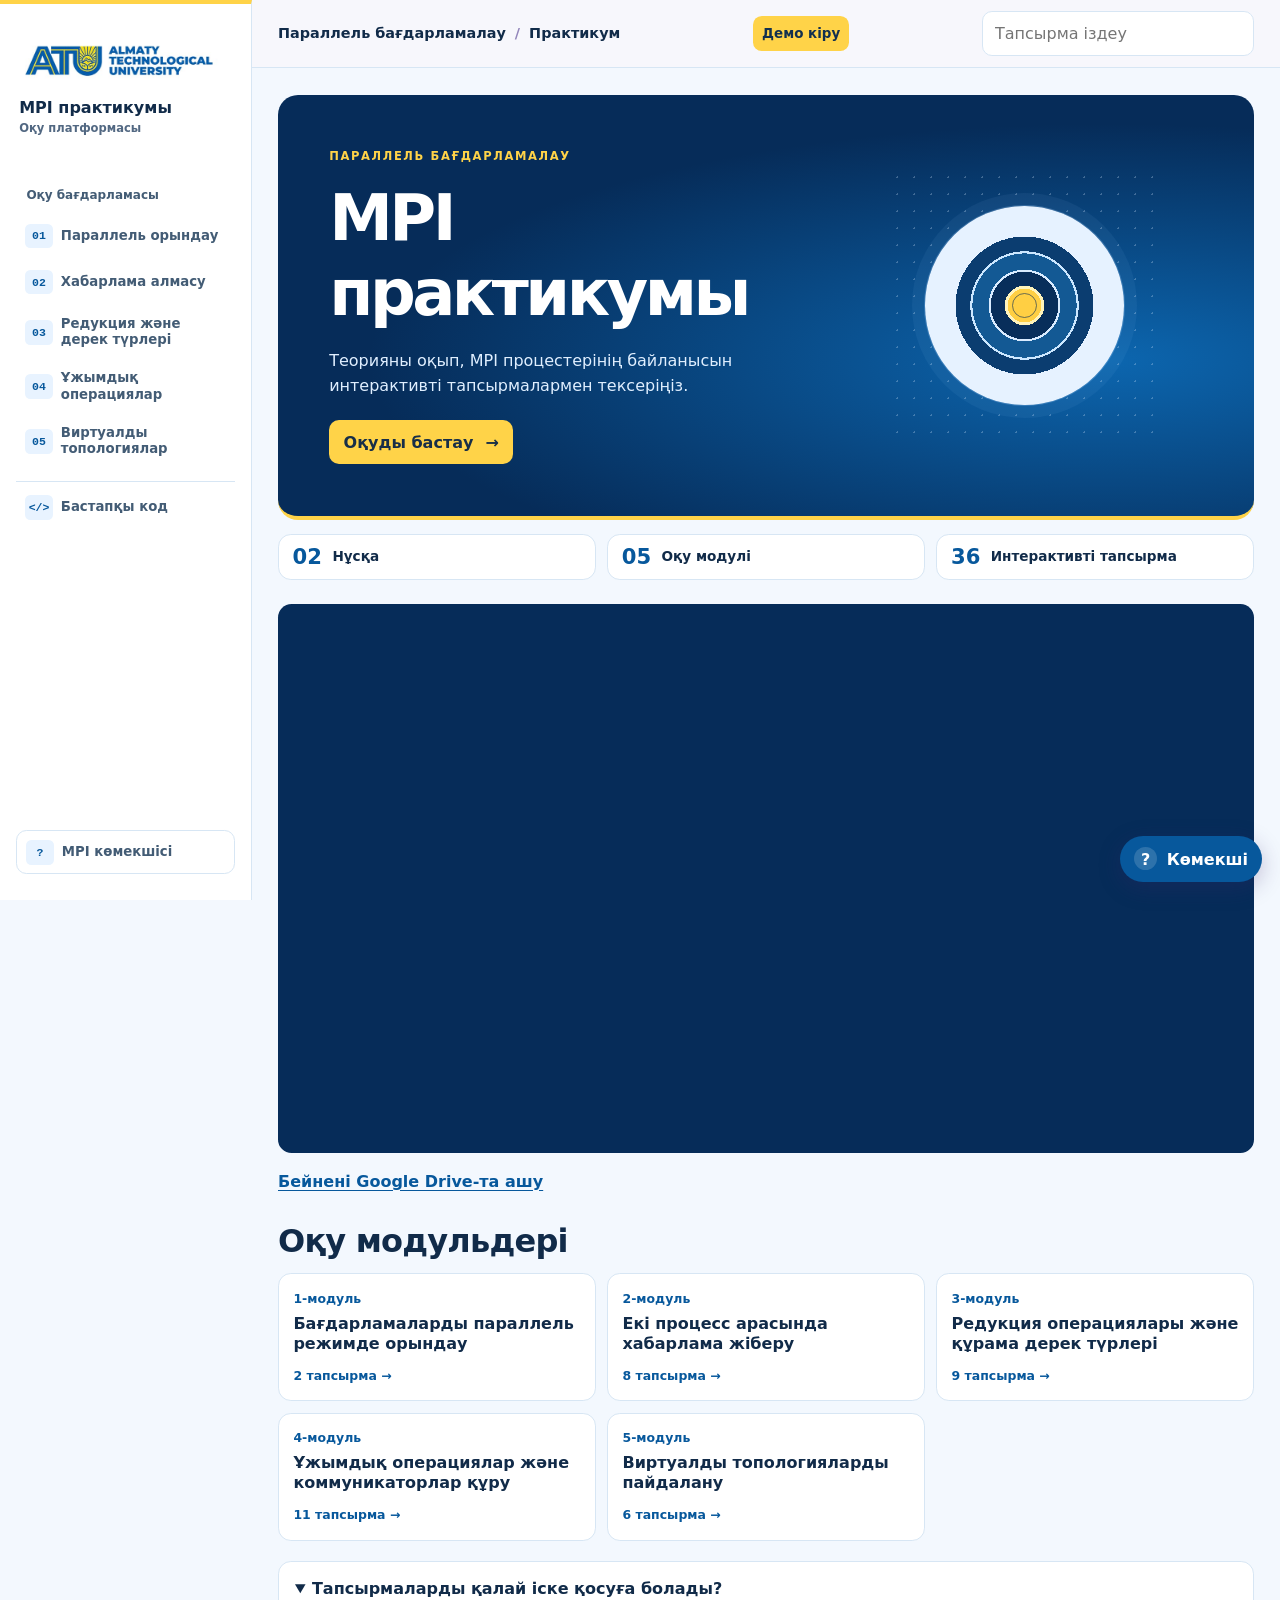
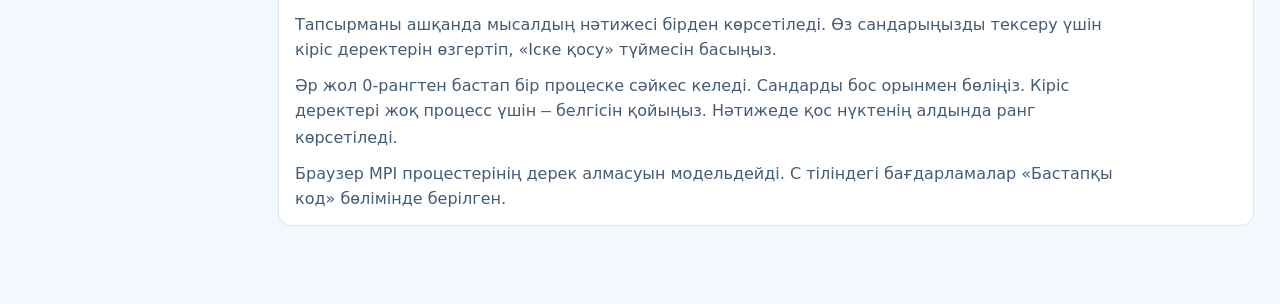
<file: index.html>
<!doctype html>
<html lang="kk">
<head>
<meta charset="utf-8">
<meta name="viewport" content="width=device-width, initial-scale=1">
<meta name="description" content="MPI практикумының 2-нұсқасы. MPIBegin жинағындағы 36 тапсырманың шешімі.">
<title>MPI практикумы · 2-нұсқа</title>
<link rel="stylesheet" href="styles.css">
</head>
<body>
<a class="skip" href="#course">Негізгі мазмұнға өту</a>
<div class="platform">
<aside class="sidebar">
  <a class="brand" href="index.html"><img class="atu-logo" src="atu-logo.jpg" alt="Алматы технологиялық университеті" width="500" height="300"><span>MPI практикумы<small>Оқу платформасы</small></span></a>
  <nav class="course-nav" aria-label="Оқу модульдері">
    <span class="nav-label">Оқу бағдарламасы</span>
    <a href="module-1.html"><span>01</span> Параллель орындау</a>
    <a href="module-2.html"><span>02</span> Хабарлама алмасу</a>
    <a href="module-3.html"><span>03</span> Редукция және дерек түрлері</a>
    <a href="module-4.html"><span>04</span> Ұжымдық операциялар</a>
    <a href="module-5.html"><span>05</span> Виртуалды топологиялар</a>
    <a class="nav-code" href="code.html"><span aria-hidden="true">&lt;/&gt;</span> Бастапқы код</a>
  </nav>
  <button class="sidebar-help" type="button" data-chat-open><span aria-hidden="true">?</span> MPI көмекшісі</button>
</aside>
<div class="workspace">
<header class="topbar"><div class="wrap topbar-inner"><a class="mobile-brand" href="index.html"><img class="atu-logo" src="atu-logo.jpg" alt="Алматы технологиялық университеті" width="500" height="300"></a>
  <a href="#course" class="top-title">Параллель бағдарламалау <span>/</span> Практикум</a>
  <a class="demo-entry" href="demo.html">Демо кіру</a><div class="search-box">
    <label class="sr-only" for="task-search">Тапсырма іздеу</label>
    <input id="task-search" type="search" placeholder="Тапсырма іздеу" autocomplete="off" aria-controls="search-results" aria-expanded="false">
    <div id="search-results" class="search-results" hidden></div>
  </div>
</div></header>
<main class="wrap" id="course">
<section class="hero" aria-labelledby="course-title">
  <div class="hero-content"><p class="eyebrow">ПАРАЛЛЕЛЬ БАҒДАРЛАМАЛАУ</p>
  <h1 id="course-title">MPI практикумы</h1>
  <p class="hero-description">Теорияны оқып, MPI процестерінің байланысын интерактивті тапсырмалармен тексеріңіз.</p>
  <a class="hero-button" href="module-1.html">Оқуды бастау <span aria-hidden="true">→</span></a></div>
  <div class="target-art" aria-hidden="true"><span class="target-disc"></span></div>
</section>
<div class="course-facts" aria-label="Практикум мазмұны"><div><strong>02</strong><span>Нұсқа</span></div><div><strong>05</strong><span>Оқу модулі</span></div><div><strong>36</strong><span>Интерактивті тапсырма</span></div></div>
<section class="video-section" id="video-title" aria-label="Бейне"><iframe class="video-frame" src="https://drive.google.com/file/d/1bp6IffevsoC3Eb3kbuj-47t4oBbBo0Z8/preview" title="Бейне" loading="lazy" allow="fullscreen" allowfullscreen></iframe><p><a class="task-link" href="https://drive.google.com/file/d/1bp6IffevsoC3Eb3kbuj-47t4oBbBo0Z8/view" target="_blank" rel="noopener">Бейнені Google Drive-та ашу</a></p></section>
<section aria-labelledby="module-list"><h2 id="module-list">Оқу модульдері</h2><div class="module-grid"><a class="module-card" href="module-1.html"><span>1-модуль</span><strong>Бағдарламаларды параллель режимде орындау</strong><small>2 тапсырма →</small></a>
<a class="module-card" href="module-2.html"><span>2-модуль</span><strong>Екі процесс арасында хабарлама жіберу</strong><small>8 тапсырма →</small></a>
<a class="module-card" href="module-3.html"><span>3-модуль</span><strong>Редукция операциялары және құрама дерек түрлері</strong><small>9 тапсырма →</small></a>
<a class="module-card" href="module-4.html"><span>4-модуль</span><strong>Ұжымдық операциялар және коммуникаторлар құру</strong><small>11 тапсырма →</small></a>
<a class="module-card" href="module-5.html"><span>5-модуль</span><strong>Виртуалды топологияларды пайдалану</strong><small>6 тапсырма →</small></a></div></section><details id="guide" class="guide" open><summary>Тапсырмаларды қалай іске қосуға болады?</summary><p>Тапсырманы ашқанда мысалдың нәтижесі бірден көрсетіледі. Өз сандарыңызды тексеру үшін кіріс деректерін өзгертіп, «Іске қосу» түймесін басыңыз.</p><p>Әр жол 0-рангтен бастап бір процеске сәйкес келеді. Сандарды бос орынмен бөліңіз. Кіріс деректері жоқ процесс үшін <code>—</code> белгісін қойыңыз. Нәтижеде қос нүктенің алдында ранг көрсетіледі.</p><p>Браузер MPI процестерінің дерек алмасуын модельдейді. C тіліндегі бағдарламалар «Бастапқы код» бөлімінде берілген.</p></details>
</main>
</div></div>
<button class="chat-launch" type="button" data-chat-open aria-controls="chat-dialog"><span aria-hidden="true">?</span> Көмекші</button>
<dialog id="chat-dialog" aria-labelledby="chat-title">
  <div class="chat-header"><div><h2 id="chat-title">MPI көмекшісі</h2><p>Практикум бойынша сұрақтар</p></div><button type="button" id="chat-close" aria-label="Чатты жабу">×</button></div>
  <div class="chat-log" id="chat-log" role="log" aria-live="polite"><p class="message bot">Сәлем! MPI туралы немесе тапсырманы қалай орындау керегі жайлы сұраңыз.</p></div>
  <div class="chat-prompts" aria-label="Дайын сұрақтар"><button type="button">MPI деген не?</button><button type="button">Тапсырманы қалай іске қосамын?</button><button type="button">Код қайда?</button></div>
  <form class="chat-form" id="chat-form"><label class="sr-only" for="chat-input">Сұрағыңыз</label><input id="chat-input" maxlength="200" required placeholder="Сұрағыңызды жазыңыз"><button type="submit">Жіберу</button></form>
</dialog>
<div id="feedback" role="status"></div>
<script src="app.js" defer></script>
</body>
</html>
</file>
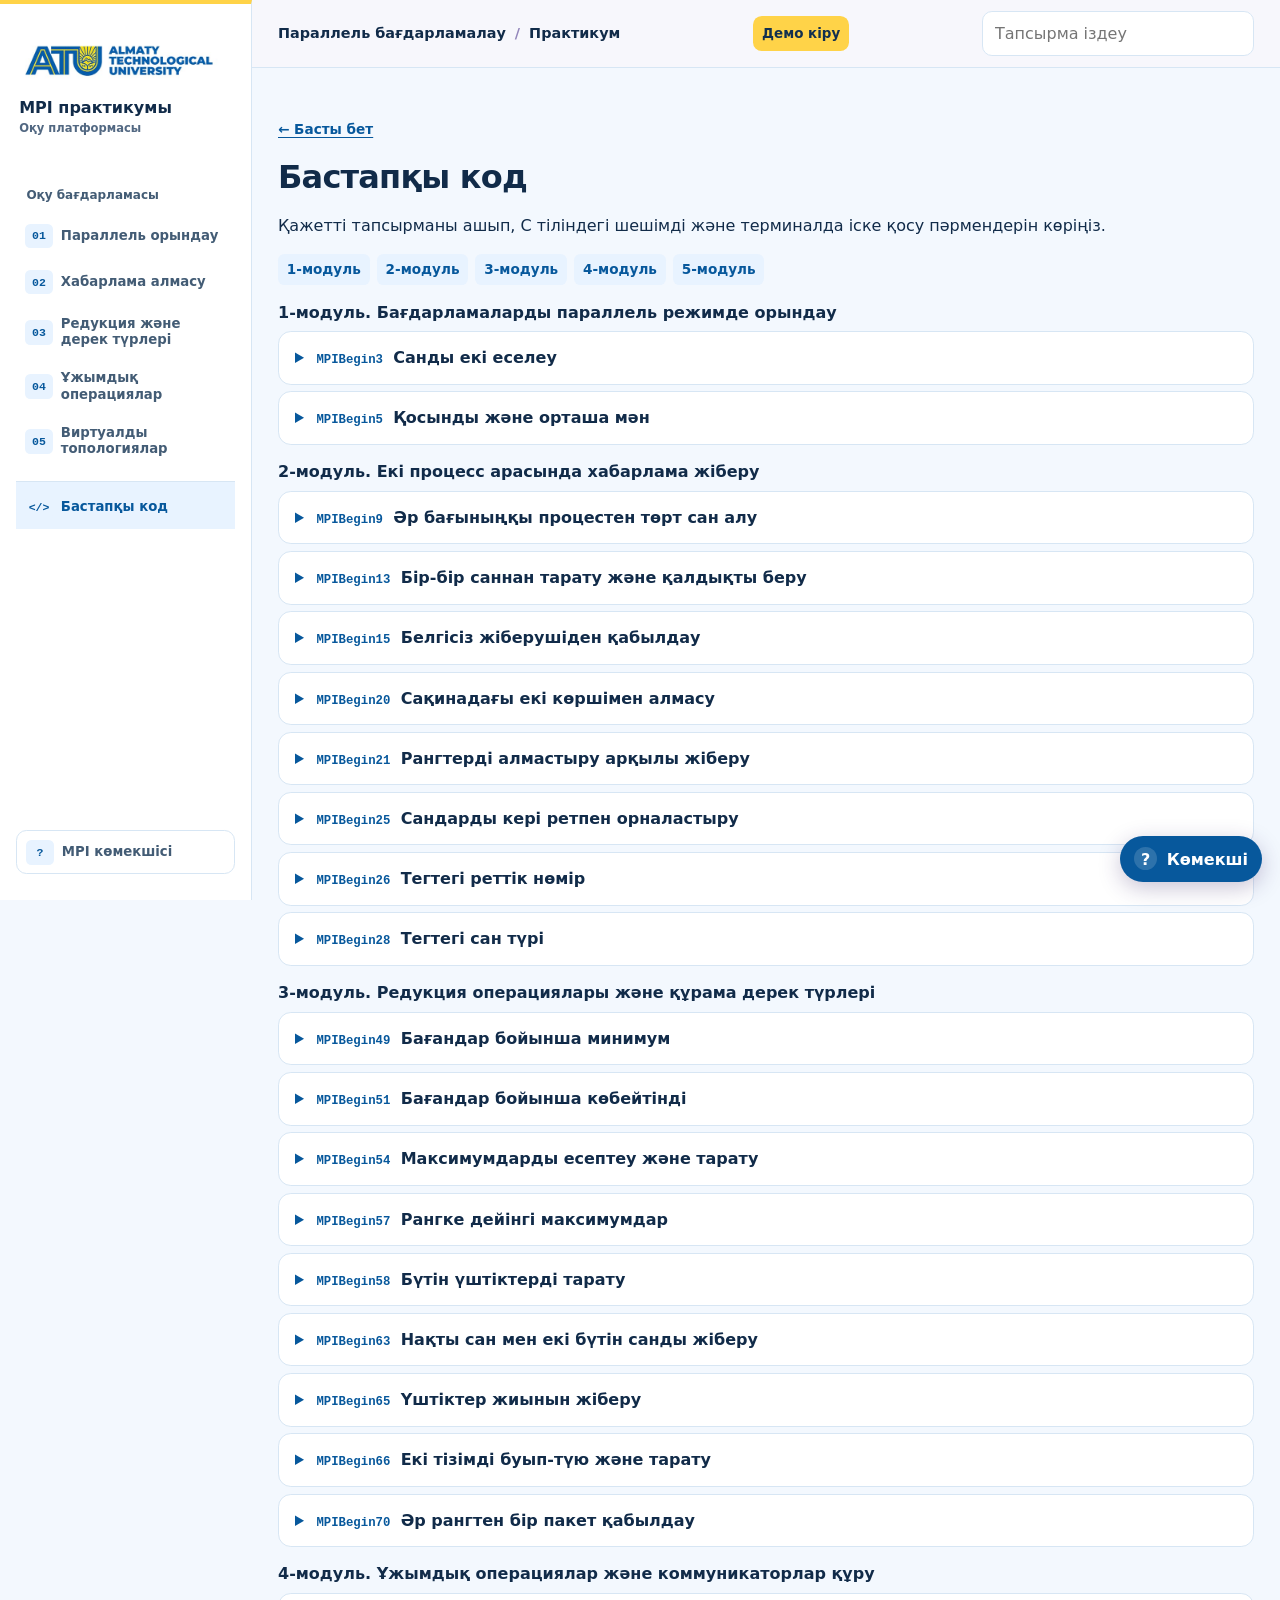
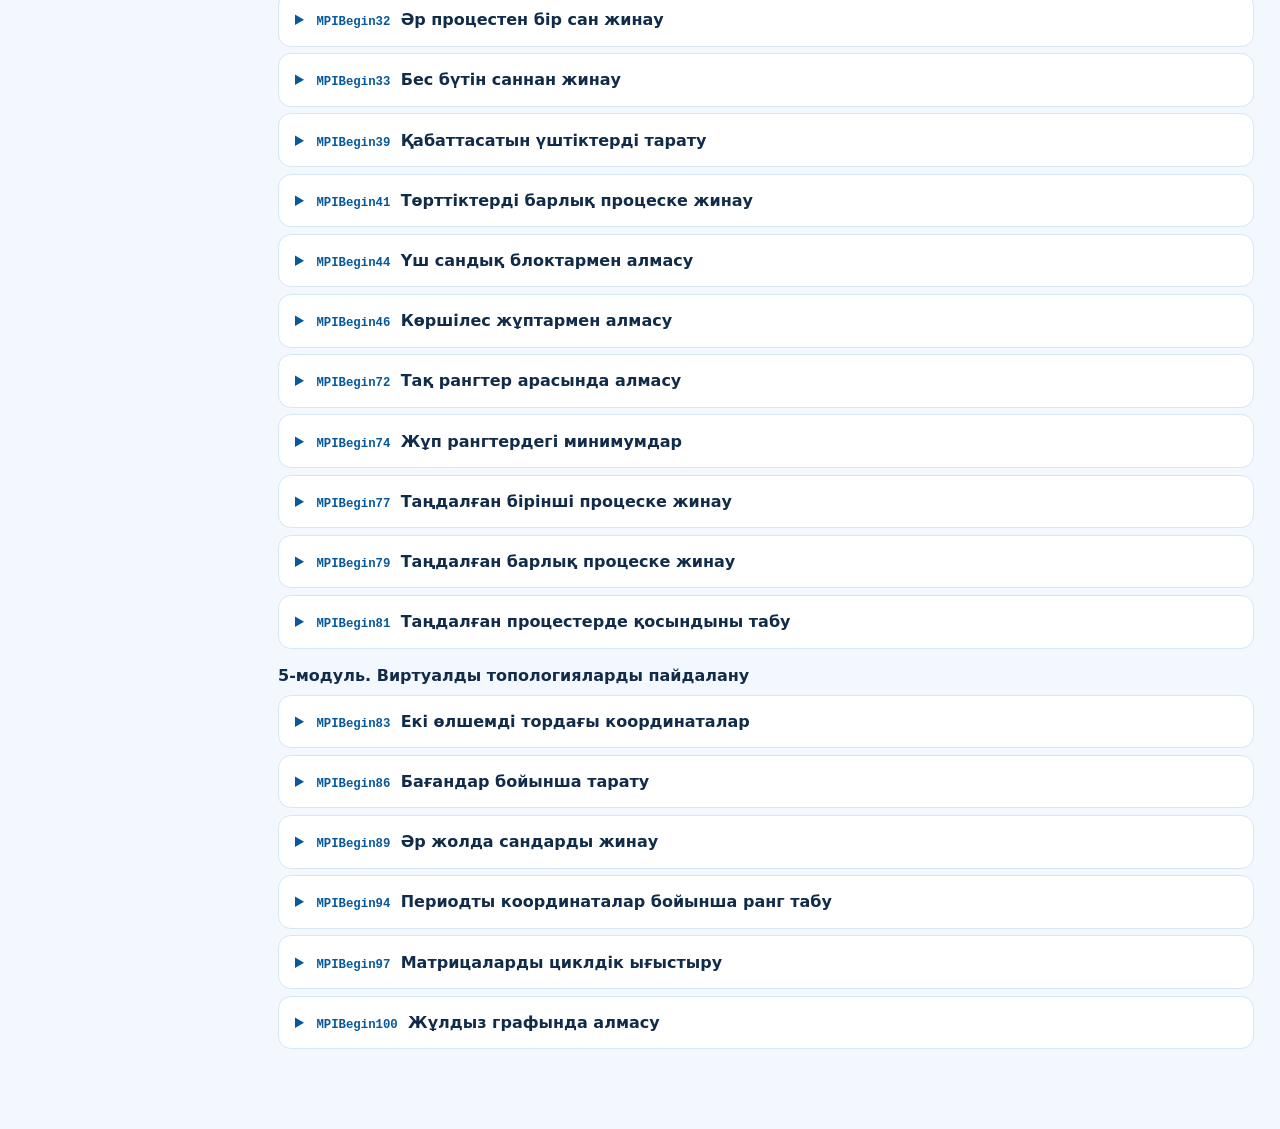
<file: code.html>
<!doctype html>
<html lang="kk">
<head>
<meta charset="utf-8">
<meta name="viewport" content="width=device-width, initial-scale=1">
<meta name="description" content="MPI практикумының 2-нұсқасы. MPIBegin жинағындағы 36 тапсырманың шешімі.">
<title>Бастапқы код · MPI практикумы</title>
<link rel="stylesheet" href="styles.css">
</head>
<body>
<a class="skip" href="#course">Негізгі мазмұнға өту</a>
<div class="platform">
<aside class="sidebar">
  <a class="brand" href="index.html"><img class="atu-logo" src="atu-logo.jpg" alt="Алматы технологиялық университеті" width="500" height="300"><span>MPI практикумы<small>Оқу платформасы</small></span></a>
  <nav class="course-nav" aria-label="Оқу модульдері">
    <span class="nav-label">Оқу бағдарламасы</span>
    <a href="module-1.html"><span>01</span> Параллель орындау</a>
    <a href="module-2.html"><span>02</span> Хабарлама алмасу</a>
    <a href="module-3.html"><span>03</span> Редукция және дерек түрлері</a>
    <a href="module-4.html"><span>04</span> Ұжымдық операциялар</a>
    <a href="module-5.html"><span>05</span> Виртуалды топологиялар</a>
    <a class="nav-code" href="code.html"><span aria-hidden="true">&lt;/&gt;</span> Бастапқы код</a>
  </nav>
  <button class="sidebar-help" type="button" data-chat-open><span aria-hidden="true">?</span> MPI көмекшісі</button>
</aside>
<div class="workspace">
<header class="topbar"><div class="wrap topbar-inner"><a class="mobile-brand" href="index.html"><img class="atu-logo" src="atu-logo.jpg" alt="Алматы технологиялық университеті" width="500" height="300"></a>
  <a href="#course" class="top-title">Параллель бағдарламалау <span>/</span> Практикум</a>
  <a class="demo-entry" href="demo.html">Демо кіру</a><div class="search-box">
    <label class="sr-only" for="task-search">Тапсырма іздеу</label>
    <input id="task-search" type="search" placeholder="Тапсырма іздеу" autocomplete="off" aria-controls="search-results" aria-expanded="false">
    <div id="search-results" class="search-results" hidden></div>
  </div>
</div></header>
<main class="wrap" id="course">
<div class="page-heading"><a href="index.html">← Басты бет</a></div><section class="module" id="code" aria-labelledby="code-title"><h2 id="code-title">Бастапқы код</h2><p>Қажетті тапсырманы ашып, C тіліндегі шешімді және терминалда іске қосу пәрмендерін көріңіз.</p><nav class="code-index" aria-label="Код бөлімдері"><a href="#code-module-1">1-модуль</a><a href="#code-module-2">2-модуль</a><a href="#code-module-3">3-модуль</a><a href="#code-module-4">4-модуль</a><a href="#code-module-5">5-модуль</a></nav><h3 id="code-module-1">1-модуль. Бағдарламаларды параллель режимде орындау</h3>
<details class="task" id="code-3"><summary><span class="task-id">MPIBegin3</span><span class="task-name">Санды екі еселеу</span></summary><div class="task-body">
        <div class="code-head"><h3>C тіліндегі код</h3><div class="actions"><button type="button" data-copy="3">Көшіру</button><button type="button" data-download="3">.c файлын жүктеу</button></div></div>
        <pre class="source" tabindex="0"><code id="source-3">/* Әр MPI рангіне тырнақшаға алынған бір аргумент беріңіз. Кіріс деректері жоқ рангке &quot;&quot; беріңіз. */
#include &lt;mpi.h&gt;
#include &lt;errno.h&gt;
#include &lt;limits.h&gt;
#include &lt;stdio.h&gt;
#include &lt;stdlib.h&gt;
#include &lt;string.h&gt;

static const char *input;

static void require(int ok) {
    if (!ok) {
        int rank;
        MPI_Comm_rank(MPI_COMM_WORLD, &amp;rank);
        fprintf(stderr, &quot;%d-ранг. Кіріс деректері немесе процесс саны жарамсыз\n&quot;, rank);
        MPI_Abort(MPI_COMM_WORLD, 1);
        exit(EXIT_FAILURE);
    }
}

static int integer(void) {
    char *end;
    errno = 0;
    long value = strtol(input, &amp;end, 10);
    require(end != input &amp;&amp; errno == 0 &amp;&amp; value &gt;= INT_MIN &amp;&amp; value &lt;= INT_MAX);
    input = end;
    return (int)value;
}

static double real(void) {
    char *end;
    errno = 0;
    double value = strtod(input, &amp;end);
    require(end != input &amp;&amp; errno == 0);
    input = end;
    return value;
}

static void vd(int rank, const double *a, int n) {
    size_t size = 32 * ((size_t)n + 1);
    char *line = malloc(size);
    require(line != NULL);
    size_t used = (size_t)snprintf(line, size, &quot;%d:&quot;, rank);
    for (int i = 0; i &lt; n; i++)
        used += (size_t)snprintf(line + used, size - used, &quot; %.12g&quot;, a[i]);
    puts(line);
    free(line);
}

int main(int argc, char **argv) {
    int r, k;
    MPI_Init(&amp;argc, &amp;argv);
    MPI_Comm_rank(MPI_COMM_WORLD, &amp;r);
    MPI_Comm_size(MPI_COMM_WORLD, &amp;k);
    require(argc == k + 1);
    input = argv[r + 1];

    if (r % 2 == 0) {
        int a = integer();
        printf(&quot;%d: %lld\n&quot;, r, 2LL * a);
    } else {
        double a = real();
        a *= 2;
        vd(r, &amp;a, 1);
    }

    require(input[strspn(input, &quot; \t\r\n&quot;)] == '\0');
    MPI_Finalize();
    return 0;
}
</code></pre>
        <h3>Linux жүйесінде MPI арқылы іске қосу</h3><pre tabindex="0"><code>mpicc -std=c99 MPIBegin3.c -o MPIBegin3
mpiexec -n 4 ./MPIBegin3 &quot;7&quot; &quot;2.5&quot; &quot;-3&quot; &quot;-1.5&quot;</code></pre>
        <p><a class="task-link" href="module-1.html#task-3">Тапсырмаға оралу</a></p></div></details>
<details class="task" id="code-5"><summary><span class="task-id">MPIBegin5</span><span class="task-name">Қосынды және орташа мән</span></summary><div class="task-body">
        <div class="code-head"><h3>C тіліндегі код</h3><div class="actions"><button type="button" data-copy="5">Көшіру</button><button type="button" data-download="5">.c файлын жүктеу</button></div></div>
        <pre class="source" tabindex="0"><code id="source-5">/* Әр MPI рангіне тырнақшаға алынған бір аргумент беріңіз. Кіріс деректері жоқ рангке &quot;&quot; беріңіз. */
#include &lt;mpi.h&gt;
#include &lt;errno.h&gt;
#include &lt;limits.h&gt;
#include &lt;stdio.h&gt;
#include &lt;stdlib.h&gt;
#include &lt;string.h&gt;

static const char *input;

static void require(int ok) {
    if (!ok) {
        int rank;
        MPI_Comm_rank(MPI_COMM_WORLD, &amp;rank);
        fprintf(stderr, &quot;%d-ранг. Кіріс деректері немесе процесс саны жарамсыз\n&quot;, rank);
        MPI_Abort(MPI_COMM_WORLD, 1);
        exit(EXIT_FAILURE);
    }
}

static int integer(void) {
    char *end;
    errno = 0;
    long value = strtol(input, &amp;end, 10);
    require(end != input &amp;&amp; errno == 0 &amp;&amp; value &gt;= INT_MIN &amp;&amp; value &lt;= INT_MAX);
    input = end;
    return (int)value;
}

static double real(void) {
    char *end;
    errno = 0;
    double value = strtod(input, &amp;end);
    require(end != input &amp;&amp; errno == 0);
    input = end;
    return value;
}

static void vd(int rank, const double *a, int n) {
    size_t size = 32 * ((size_t)n + 1);
    char *line = malloc(size);
    require(line != NULL);
    size_t used = (size_t)snprintf(line, size, &quot;%d:&quot;, rank);
    for (int i = 0; i &lt; n; i++)
        used += (size_t)snprintf(line + used, size - used, &quot; %.12g&quot;, a[i]);
    puts(line);
    free(line);
}

int main(int argc, char **argv) {
    int r, k;
    MPI_Init(&amp;argc, &amp;argv);
    MPI_Comm_rank(MPI_COMM_WORLD, &amp;r);
    MPI_Comm_size(MPI_COMM_WORLD, &amp;k);
    require(argc == k + 1);
    input = argv[r + 1];

    int n = integer();
    require(n &gt; 0);
    double sum = 0;
    for (int i = 0; i &lt; n; i++) sum += real();
    if (r % 2) sum /= n;
    vd(r, &amp;sum, 1);

    require(input[strspn(input, &quot; \t\r\n&quot;)] == '\0');
    MPI_Finalize();
    return 0;
}
</code></pre>
        <h3>Linux жүйесінде MPI арқылы іске қосу</h3><pre tabindex="0"><code>mpicc -std=c99 MPIBegin5.c -o MPIBegin5
mpiexec -n 4 ./MPIBegin5 &quot;3 1 2 3&quot; &quot;2 4 8&quot; &quot;1 -2&quot; &quot;3 2 4 9&quot;</code></pre>
        <p><a class="task-link" href="module-1.html#task-5">Тапсырмаға оралу</a></p></div></details>
<h3 id="code-module-2">2-модуль. Екі процесс арасында хабарлама жіберу</h3>
<details class="task" id="code-9"><summary><span class="task-id">MPIBegin9</span><span class="task-name">Әр бағыныңқы процестен төрт сан алу</span></summary><div class="task-body">
        <div class="code-head"><h3>C тіліндегі код</h3><div class="actions"><button type="button" data-copy="9">Көшіру</button><button type="button" data-download="9">.c файлын жүктеу</button></div></div>
        <pre class="source" tabindex="0"><code id="source-9">/* Әр MPI рангіне тырнақшаға алынған бір аргумент беріңіз. Кіріс деректері жоқ рангке &quot;&quot; беріңіз. */
#include &lt;mpi.h&gt;
#include &lt;errno.h&gt;
#include &lt;limits.h&gt;
#include &lt;stdio.h&gt;
#include &lt;stdlib.h&gt;
#include &lt;string.h&gt;

static const char *input;

static void require(int ok) {
    if (!ok) {
        int rank;
        MPI_Comm_rank(MPI_COMM_WORLD, &amp;rank);
        fprintf(stderr, &quot;%d-ранг. Кіріс деректері немесе процесс саны жарамсыз\n&quot;, rank);
        MPI_Abort(MPI_COMM_WORLD, 1);
        exit(EXIT_FAILURE);
    }
}

static int integer(void) {
    char *end;
    errno = 0;
    long value = strtol(input, &amp;end, 10);
    require(end != input &amp;&amp; errno == 0 &amp;&amp; value &gt;= INT_MIN &amp;&amp; value &lt;= INT_MAX);
    input = end;
    return (int)value;
}

static void ri(int *a, int n) {
    for (int i = 0; i &lt; n; i++) a[i] = integer();
}

static void vi(int rank, const int *a, int n) {
    size_t size = 32 * ((size_t)n + 1);
    char *line = malloc(size);
    require(line != NULL);
    size_t used = (size_t)snprintf(line, size, &quot;%d:&quot;, rank);
    for (int i = 0; i &lt; n; i++)
        used += (size_t)snprintf(line + used, size - used, &quot; %d&quot;, a[i]);
    puts(line);
    free(line);
}

int main(int argc, char **argv) {
    int r, k;
    MPI_Init(&amp;argc, &amp;argv);
    MPI_Comm_rank(MPI_COMM_WORLD, &amp;r);
    MPI_Comm_size(MPI_COMM_WORLD, &amp;k);
    require(argc == k + 1);
    require(k &gt;= 2);
    input = argv[r + 1];

    if (r) {
        int a[4];
        ri(a, 4);
        MPI_Send(a, 4, MPI_INT, 0, 0, MPI_COMM_WORLD);
    } else {
        int out[4 * (k - 1)];
        for (int i = 1; i &lt; k; i++)
            MPI_Recv(out + 4 * (i - 1), 4, MPI_INT, i, 0, MPI_COMM_WORLD, MPI_STATUS_IGNORE);
        vi(r, out, 4 * (k - 1));
    }

    require(input[strspn(input, &quot; \t\r\n&quot;)] == '\0');
    MPI_Finalize();
    return 0;
}
</code></pre>
        <h3>Linux жүйесінде MPI арқылы іске қосу</h3><pre tabindex="0"><code>mpicc -std=c99 MPIBegin9.c -o MPIBegin9
mpiexec -n 3 ./MPIBegin9 &quot;&quot; &quot;1 2 3 4&quot; &quot;5 6 7 8&quot;</code></pre>
        <p><a class="task-link" href="module-2.html#task-9">Тапсырмаға оралу</a></p></div></details>
<details class="task" id="code-13"><summary><span class="task-id">MPIBegin13</span><span class="task-name">Бір-бір саннан тарату және қалдықты беру</span></summary><div class="task-body">
        <div class="code-head"><h3>C тіліндегі код</h3><div class="actions"><button type="button" data-copy="13">Көшіру</button><button type="button" data-download="13">.c файлын жүктеу</button></div></div>
        <pre class="source" tabindex="0"><code id="source-13">/* Әр MPI рангіне тырнақшаға алынған бір аргумент беріңіз. Кіріс деректері жоқ рангке &quot;&quot; беріңіз. */
#include &lt;mpi.h&gt;
#include &lt;errno.h&gt;
#include &lt;limits.h&gt;
#include &lt;stdio.h&gt;
#include &lt;stdlib.h&gt;
#include &lt;string.h&gt;

static const char *input;

static void require(int ok) {
    if (!ok) {
        int rank;
        MPI_Comm_rank(MPI_COMM_WORLD, &amp;rank);
        fprintf(stderr, &quot;%d-ранг. Кіріс деректері немесе процесс саны жарамсыз\n&quot;, rank);
        MPI_Abort(MPI_COMM_WORLD, 1);
        exit(EXIT_FAILURE);
    }
}

static int integer(void) {
    char *end;
    errno = 0;
    long value = strtol(input, &amp;end, 10);
    require(end != input &amp;&amp; errno == 0 &amp;&amp; value &gt;= INT_MIN &amp;&amp; value &lt;= INT_MAX);
    input = end;
    return (int)value;
}

static double real(void) {
    char *end;
    errno = 0;
    double value = strtod(input, &amp;end);
    require(end != input &amp;&amp; errno == 0);
    input = end;
    return value;
}

static void rd(double *a, int n) {
    for (int i = 0; i &lt; n; i++) a[i] = real();
}

static void vd(int rank, const double *a, int n) {
    size_t size = 32 * ((size_t)n + 1);
    char *line = malloc(size);
    require(line != NULL);
    size_t used = (size_t)snprintf(line, size, &quot;%d:&quot;, rank);
    for (int i = 0; i &lt; n; i++)
        used += (size_t)snprintf(line + used, size - used, &quot; %.12g&quot;, a[i]);
    puts(line);
    free(line);
}

int main(int argc, char **argv) {
    int r, k;
    MPI_Init(&amp;argc, &amp;argv);
    MPI_Comm_rank(MPI_COMM_WORLD, &amp;r);
    MPI_Comm_size(MPI_COMM_WORLD, &amp;k);
    require(argc == k + 1);
    require(k &gt;= 2);
    input = argv[r + 1];

    if (r == 0) {
        int n = integer();
        require(n &gt;= k - 1 &amp;&amp; n &lt; 10);
        double a[9];
        rd(a, n);
        for (int dest = 1; dest &lt; k; dest++) {
            int count = dest == k - 1 ? n - (k - 2) : 1;
            MPI_Send(a + dest - 1, count, MPI_DOUBLE, dest, 0, MPI_COMM_WORLD);
        }
    } else {
        double a[9];
        MPI_Status status;
        int count = 1;
        MPI_Recv(a, r == k - 1 ? 9 : 1, MPI_DOUBLE, 0, 0, MPI_COMM_WORLD, &amp;status);
        if (r == k - 1) MPI_Get_count(&amp;status, MPI_DOUBLE, &amp;count);
        vd(r, a, count);
    }

    require(input[strspn(input, &quot; \t\r\n&quot;)] == '\0');
    MPI_Finalize();
    return 0;
}
</code></pre>
        <h3>Linux жүйесінде MPI арқылы іске қосу</h3><pre tabindex="0"><code>mpicc -std=c99 MPIBegin13.c -o MPIBegin13
mpiexec -n 4 ./MPIBegin13 &quot;6 1 2 3 4 5 6&quot; &quot;&quot; &quot;&quot; &quot;&quot;</code></pre>
        <p><a class="task-link" href="module-2.html#task-13">Тапсырмаға оралу</a></p></div></details>
<details class="task" id="code-15"><summary><span class="task-id">MPIBegin15</span><span class="task-name">Белгісіз жіберушіден қабылдау</span></summary><div class="task-body">
        <div class="code-head"><h3>C тіліндегі код</h3><div class="actions"><button type="button" data-copy="15">Көшіру</button><button type="button" data-download="15">.c файлын жүктеу</button></div></div>
        <pre class="source" tabindex="0"><code id="source-15">/* Әр MPI рангіне тырнақшаға алынған бір аргумент беріңіз. Кіріс деректері жоқ рангке &quot;&quot; беріңіз. */
#include &lt;mpi.h&gt;
#include &lt;errno.h&gt;
#include &lt;limits.h&gt;
#include &lt;stdio.h&gt;
#include &lt;stdlib.h&gt;
#include &lt;string.h&gt;

static const char *input;

static void require(int ok) {
    if (!ok) {
        int rank;
        MPI_Comm_rank(MPI_COMM_WORLD, &amp;rank);
        fprintf(stderr, &quot;%d-ранг. Кіріс деректері немесе процесс саны жарамсыз\n&quot;, rank);
        MPI_Abort(MPI_COMM_WORLD, 1);
        exit(EXIT_FAILURE);
    }
}

static int integer(void) {
    char *end;
    errno = 0;
    long value = strtol(input, &amp;end, 10);
    require(end != input &amp;&amp; errno == 0 &amp;&amp; value &gt;= INT_MIN &amp;&amp; value &lt;= INT_MAX);
    input = end;
    return (int)value;
}

static double real(void) {
    char *end;
    errno = 0;
    double value = strtod(input, &amp;end);
    require(end != input &amp;&amp; errno == 0);
    input = end;
    return value;
}

static void rd(double *a, int n) {
    for (int i = 0; i &lt; n; i++) a[i] = real();
}

static void vd(int rank, const double *a, int n) {
    size_t size = 32 * ((size_t)n + 1);
    char *line = malloc(size);
    require(line != NULL);
    size_t used = (size_t)snprintf(line, size, &quot;%d:&quot;, rank);
    for (int i = 0; i &lt; n; i++)
        used += (size_t)snprintf(line + used, size - used, &quot; %.12g&quot;, a[i]);
    puts(line);
    free(line);
}

int main(int argc, char **argv) {
    int r, k;
    MPI_Init(&amp;argc, &amp;argv);
    MPI_Comm_rank(MPI_COMM_WORLD, &amp;r);
    MPI_Comm_size(MPI_COMM_WORLD, &amp;k);
    require(argc == k + 1);
    require(k &gt;= 2);
    input = argv[r + 1];

    if (r) {
        int n = integer();
        require(n &gt;= 0);
        if (n &gt; 0) {
            double a[n];
            rd(a, n);
            MPI_Send(a, n, MPI_DOUBLE, 0, 0, MPI_COMM_WORLD);
        }
    } else {
        MPI_Status status;
        int n;
        MPI_Probe(MPI_ANY_SOURCE, 0, MPI_COMM_WORLD, &amp;status);
        MPI_Get_count(&amp;status, MPI_DOUBLE, &amp;n);
        double a[n + 1];
        MPI_Recv(a, n, MPI_DOUBLE, MPI_ANY_SOURCE, 0, MPI_COMM_WORLD, &amp;status);
        a[n] = status.MPI_SOURCE;
        vd(r, a, n + 1);
    }

    require(input[strspn(input, &quot; \t\r\n&quot;)] == '\0');
    MPI_Finalize();
    return 0;
}
</code></pre>
        <h3>Linux жүйесінде MPI арқылы іске қосу</h3><pre tabindex="0"><code>mpicc -std=c99 MPIBegin15.c -o MPIBegin15
mpiexec -n 4 ./MPIBegin15 &quot;&quot; &quot;0&quot; &quot;3 1.5 2 8&quot; &quot;0&quot;</code></pre>
        <p><a class="task-link" href="module-2.html#task-15">Тапсырмаға оралу</a></p></div></details>
<details class="task" id="code-20"><summary><span class="task-id">MPIBegin20</span><span class="task-name">Сақинадағы екі көршімен алмасу</span></summary><div class="task-body">
        <div class="code-head"><h3>C тіліндегі код</h3><div class="actions"><button type="button" data-copy="20">Көшіру</button><button type="button" data-download="20">.c файлын жүктеу</button></div></div>
        <pre class="source" tabindex="0"><code id="source-20">/* Әр MPI рангіне тырнақшаға алынған бір аргумент беріңіз. Кіріс деректері жоқ рангке &quot;&quot; беріңіз. */
#include &lt;mpi.h&gt;
#include &lt;errno.h&gt;
#include &lt;limits.h&gt;
#include &lt;stdio.h&gt;
#include &lt;stdlib.h&gt;
#include &lt;string.h&gt;

static const char *input;

static void require(int ok) {
    if (!ok) {
        int rank;
        MPI_Comm_rank(MPI_COMM_WORLD, &amp;rank);
        fprintf(stderr, &quot;%d-ранг. Кіріс деректері немесе процесс саны жарамсыз\n&quot;, rank);
        MPI_Abort(MPI_COMM_WORLD, 1);
        exit(EXIT_FAILURE);
    }
}

static int integer(void) {
    char *end;
    errno = 0;
    long value = strtol(input, &amp;end, 10);
    require(end != input &amp;&amp; errno == 0 &amp;&amp; value &gt;= INT_MIN &amp;&amp; value &lt;= INT_MAX);
    input = end;
    return (int)value;
}

static void ri(int *a, int n) {
    for (int i = 0; i &lt; n; i++) a[i] = integer();
}

static void vi(int rank, const int *a, int n) {
    size_t size = 32 * ((size_t)n + 1);
    char *line = malloc(size);
    require(line != NULL);
    size_t used = (size_t)snprintf(line, size, &quot;%d:&quot;, rank);
    for (int i = 0; i &lt; n; i++)
        used += (size_t)snprintf(line + used, size - used, &quot; %d&quot;, a[i]);
    puts(line);
    free(line);
}

int main(int argc, char **argv) {
    int r, k;
    MPI_Init(&amp;argc, &amp;argv);
    MPI_Comm_rank(MPI_COMM_WORLD, &amp;r);
    MPI_Comm_size(MPI_COMM_WORLD, &amp;k);
    require(argc == k + 1);
    input = argv[r + 1];

    int a[2], out[2];
    ri(a, 2);
    int prev = (r + k - 1) % k, next = (r + 1) % k;
    if (k == 1) {
        out[0] = a[1]; out[1] = a[0];
    }
    for (int src = 0; k &gt; 1 &amp;&amp; src &lt; k; src++) {
        if (r == src) {
            MPI_Send(a, 1, MPI_INT, prev, 0, MPI_COMM_WORLD);
            MPI_Send(a + 1, 1, MPI_INT, next, 1, MPI_COMM_WORLD);
        } else {
            if (src == next) MPI_Recv(out + 1, 1, MPI_INT, src, 0, MPI_COMM_WORLD, MPI_STATUS_IGNORE);
            if (src == prev) MPI_Recv(out, 1, MPI_INT, src, 1, MPI_COMM_WORLD, MPI_STATUS_IGNORE);
        }
    }
    vi(r, out, 2);

    require(input[strspn(input, &quot; \t\r\n&quot;)] == '\0');
    MPI_Finalize();
    return 0;
}
</code></pre>
        <h3>Linux жүйесінде MPI арқылы іске қосу</h3><pre tabindex="0"><code>mpicc -std=c99 MPIBegin20.c -o MPIBegin20
mpiexec -n 4 ./MPIBegin20 &quot;10 11&quot; &quot;20 21&quot; &quot;30 31&quot; &quot;40 41&quot;</code></pre>
        <p><a class="task-link" href="module-2.html#task-20">Тапсырмаға оралу</a></p></div></details>
<details class="task" id="code-21"><summary><span class="task-id">MPIBegin21</span><span class="task-name">Рангтерді алмастыру арқылы жіберу</span></summary><div class="task-body">
        <div class="code-head"><h3>C тіліндегі код</h3><div class="actions"><button type="button" data-copy="21">Көшіру</button><button type="button" data-download="21">.c файлын жүктеу</button></div></div>
        <pre class="source" tabindex="0"><code id="source-21">/* Әр MPI рангіне тырнақшаға алынған бір аргумент беріңіз. Кіріс деректері жоқ рангке &quot;&quot; беріңіз. */
#include &lt;mpi.h&gt;
#include &lt;errno.h&gt;
#include &lt;limits.h&gt;
#include &lt;stdio.h&gt;
#include &lt;stdlib.h&gt;
#include &lt;string.h&gt;

static const char *input;

static void require(int ok) {
    if (!ok) {
        int rank;
        MPI_Comm_rank(MPI_COMM_WORLD, &amp;rank);
        fprintf(stderr, &quot;%d-ранг. Кіріс деректері немесе процесс саны жарамсыз\n&quot;, rank);
        MPI_Abort(MPI_COMM_WORLD, 1);
        exit(EXIT_FAILURE);
    }
}

static int integer(void) {
    char *end;
    errno = 0;
    long value = strtol(input, &amp;end, 10);
    require(end != input &amp;&amp; errno == 0 &amp;&amp; value &gt;= INT_MIN &amp;&amp; value &lt;= INT_MAX);
    input = end;
    return (int)value;
}

static double real(void) {
    char *end;
    errno = 0;
    double value = strtod(input, &amp;end);
    require(end != input &amp;&amp; errno == 0);
    input = end;
    return value;
}

static void vd(int rank, const double *a, int n) {
    size_t size = 32 * ((size_t)n + 1);
    char *line = malloc(size);
    require(line != NULL);
    size_t used = (size_t)snprintf(line, size, &quot;%d:&quot;, rank);
    for (int i = 0; i &lt; n; i++)
        used += (size_t)snprintf(line + used, size - used, &quot; %.12g&quot;, a[i]);
    puts(line);
    free(line);
}

int main(int argc, char **argv) {
    int r, k;
    MPI_Init(&amp;argc, &amp;argv);
    MPI_Comm_rank(MPI_COMM_WORLD, &amp;r);
    MPI_Comm_size(MPI_COMM_WORLD, &amp;k);
    require(argc == k + 1);
    input = argv[r + 1];

    double a = real(), out[2];
    int dest = integer(), destinations[k];
    require(dest &gt;= 0 &amp;&amp; dest &lt; k);
    MPI_Allgather(&amp;dest, 1, MPI_INT, destinations, 1, MPI_INT, MPI_COMM_WORLD);
    int incoming = 0;
    for (int src = 0; src &lt; k; src++) incoming += destinations[src] == r;
    require(incoming == 1);

    for (int src = 0; src &lt; k; src++) {
        if (src == destinations[src]) {
            if (r == src) { out[0] = a; out[1] = r; }
        } else if (r == src) {
            MPI_Send(&amp;a, 1, MPI_DOUBLE, dest, src, MPI_COMM_WORLD);
        } else if (r == destinations[src]) {
            MPI_Status status;
            MPI_Recv(out, 1, MPI_DOUBLE, MPI_ANY_SOURCE, src, MPI_COMM_WORLD, &amp;status);
            out[1] = status.MPI_SOURCE;
        }
    }
    vd(r, out, 2);

    require(input[strspn(input, &quot; \t\r\n&quot;)] == '\0');
    MPI_Finalize();
    return 0;
}
</code></pre>
        <h3>Linux жүйесінде MPI арқылы іске қосу</h3><pre tabindex="0"><code>mpicc -std=c99 MPIBegin21.c -o MPIBegin21
mpiexec -n 4 ./MPIBegin21 &quot;1.5 2&quot; &quot;2.5 0&quot; &quot;3.5 1&quot; &quot;4.5 3&quot;</code></pre>
        <p><a class="task-link" href="module-2.html#task-21">Тапсырмаға оралу</a></p></div></details>
<details class="task" id="code-25"><summary><span class="task-id">MPIBegin25</span><span class="task-name">Сандарды кері ретпен орналастыру</span></summary><div class="task-body">
        <div class="code-head"><h3>C тіліндегі код</h3><div class="actions"><button type="button" data-copy="25">Көшіру</button><button type="button" data-download="25">.c файлын жүктеу</button></div></div>
        <pre class="source" tabindex="0"><code id="source-25">/* Әр MPI рангіне тырнақшаға алынған бір аргумент беріңіз. Кіріс деректері жоқ рангке &quot;&quot; беріңіз. */
#include &lt;mpi.h&gt;
#include &lt;errno.h&gt;
#include &lt;limits.h&gt;
#include &lt;stdio.h&gt;
#include &lt;stdlib.h&gt;
#include &lt;string.h&gt;

static const char *input;

static void require(int ok) {
    if (!ok) {
        int rank;
        MPI_Comm_rank(MPI_COMM_WORLD, &amp;rank);
        fprintf(stderr, &quot;%d-ранг. Кіріс деректері немесе процесс саны жарамсыз\n&quot;, rank);
        MPI_Abort(MPI_COMM_WORLD, 1);
        exit(EXIT_FAILURE);
    }
}

static double real(void) {
    char *end;
    errno = 0;
    double value = strtod(input, &amp;end);
    require(end != input &amp;&amp; errno == 0);
    input = end;
    return value;
}

static void vd(int rank, const double *a, int n) {
    size_t size = 32 * ((size_t)n + 1);
    char *line = malloc(size);
    require(line != NULL);
    size_t used = (size_t)snprintf(line, size, &quot;%d:&quot;, rank);
    for (int i = 0; i &lt; n; i++)
        used += (size_t)snprintf(line + used, size - used, &quot; %.12g&quot;, a[i]);
    puts(line);
    free(line);
}

int main(int argc, char **argv) {
    int r, k;
    MPI_Init(&amp;argc, &amp;argv);
    MPI_Comm_rank(MPI_COMM_WORLD, &amp;r);
    MPI_Comm_size(MPI_COMM_WORLD, &amp;k);
    require(argc == k + 1);
    input = argv[r + 1];

    double a = real();
    int peer = k - 1 - r;
    MPI_Sendrecv_replace(&amp;a, 1, MPI_DOUBLE, peer, 0, peer, 0, MPI_COMM_WORLD, MPI_STATUS_IGNORE);
    vd(r, &amp;a, 1);

    require(input[strspn(input, &quot; \t\r\n&quot;)] == '\0');
    MPI_Finalize();
    return 0;
}
</code></pre>
        <h3>Linux жүйесінде MPI арқылы іске қосу</h3><pre tabindex="0"><code>mpicc -std=c99 MPIBegin25.c -o MPIBegin25
mpiexec -n 3 ./MPIBegin25 &quot;1.5&quot; &quot;2.5&quot; &quot;3.5&quot;</code></pre>
        <p><a class="task-link" href="module-2.html#task-25">Тапсырмаға оралу</a></p></div></details>
<details class="task" id="code-26"><summary><span class="task-id">MPIBegin26</span><span class="task-name">Тегтегі реттік нөмір</span></summary><div class="task-body">
        <div class="code-head"><h3>C тіліндегі код</h3><div class="actions"><button type="button" data-copy="26">Көшіру</button><button type="button" data-download="26">.c файлын жүктеу</button></div></div>
        <pre class="source" tabindex="0"><code id="source-26">/* Әр MPI рангіне тырнақшаға алынған бір аргумент беріңіз. Кіріс деректері жоқ рангке &quot;&quot; беріңіз. */
#include &lt;mpi.h&gt;
#include &lt;errno.h&gt;
#include &lt;limits.h&gt;
#include &lt;stdio.h&gt;
#include &lt;stdlib.h&gt;
#include &lt;string.h&gt;

static const char *input;

static void require(int ok) {
    if (!ok) {
        int rank;
        MPI_Comm_rank(MPI_COMM_WORLD, &amp;rank);
        fprintf(stderr, &quot;%d-ранг. Кіріс деректері немесе процесс саны жарамсыз\n&quot;, rank);
        MPI_Abort(MPI_COMM_WORLD, 1);
        exit(EXIT_FAILURE);
    }
}

static int integer(void) {
    char *end;
    errno = 0;
    long value = strtol(input, &amp;end, 10);
    require(end != input &amp;&amp; errno == 0 &amp;&amp; value &gt;= INT_MIN &amp;&amp; value &lt;= INT_MAX);
    input = end;
    return (int)value;
}

static double real(void) {
    char *end;
    errno = 0;
    double value = strtod(input, &amp;end);
    require(end != input &amp;&amp; errno == 0);
    input = end;
    return value;
}

static void vd(int rank, const double *a, int n) {
    size_t size = 32 * ((size_t)n + 1);
    char *line = malloc(size);
    require(line != NULL);
    size_t used = (size_t)snprintf(line, size, &quot;%d:&quot;, rank);
    for (int i = 0; i &lt; n; i++)
        used += (size_t)snprintf(line + used, size - used, &quot; %.12g&quot;, a[i]);
    puts(line);
    free(line);
}

int main(int argc, char **argv) {
    int r, k;
    MPI_Init(&amp;argc, &amp;argv);
    MPI_Comm_rank(MPI_COMM_WORLD, &amp;r);
    MPI_Comm_size(MPI_COMM_WORLD, &amp;k);
    require(argc == k + 1);
    require(k &gt;= 2);
    input = argv[r + 1];

    if (r) {
        double a = real();
        int n = integer();
        require(n &gt; 0 &amp;&amp; n &lt; k);
        MPI_Send(&amp;a, 1, MPI_DOUBLE, 0, n, MPI_COMM_WORLD);
    } else {
        double out[k - 1];
        for (int n = 1; n &lt; k; n++)
            MPI_Recv(out + n - 1, 1, MPI_DOUBLE, MPI_ANY_SOURCE, n, MPI_COMM_WORLD, MPI_STATUS_IGNORE);
        vd(r, out, k - 1);
    }

    require(input[strspn(input, &quot; \t\r\n&quot;)] == '\0');
    MPI_Finalize();
    return 0;
}
</code></pre>
        <h3>Linux жүйесінде MPI арқылы іске қосу</h3><pre tabindex="0"><code>mpicc -std=c99 MPIBegin26.c -o MPIBegin26
mpiexec -n 4 ./MPIBegin26 &quot;&quot; &quot;9.5 3&quot; &quot;4.5 1&quot; &quot;7.5 2&quot;</code></pre>
        <p><a class="task-link" href="module-2.html#task-26">Тапсырмаға оралу</a></p></div></details>
<details class="task" id="code-28"><summary><span class="task-id">MPIBegin28</span><span class="task-name">Тегтегі сан түрі</span></summary><div class="task-body">
        <div class="code-head"><h3>C тіліндегі код</h3><div class="actions"><button type="button" data-copy="28">Көшіру</button><button type="button" data-download="28">.c файлын жүктеу</button></div></div>
        <pre class="source" tabindex="0"><code id="source-28">/* Әр MPI рангіне тырнақшаға алынған бір аргумент беріңіз. Кіріс деректері жоқ рангке &quot;&quot; беріңіз. */
#include &lt;mpi.h&gt;
#include &lt;errno.h&gt;
#include &lt;limits.h&gt;
#include &lt;stdio.h&gt;
#include &lt;stdlib.h&gt;
#include &lt;string.h&gt;

static const char *input;

static void require(int ok) {
    if (!ok) {
        int rank;
        MPI_Comm_rank(MPI_COMM_WORLD, &amp;rank);
        fprintf(stderr, &quot;%d-ранг. Кіріс деректері немесе процесс саны жарамсыз\n&quot;, rank);
        MPI_Abort(MPI_COMM_WORLD, 1);
        exit(EXIT_FAILURE);
    }
}

static int integer(void) {
    char *end;
    errno = 0;
    long value = strtol(input, &amp;end, 10);
    require(end != input &amp;&amp; errno == 0 &amp;&amp; value &gt;= INT_MIN &amp;&amp; value &lt;= INT_MAX);
    input = end;
    return (int)value;
}

static double real(void) {
    char *end;
    errno = 0;
    double value = strtod(input, &amp;end);
    require(end != input &amp;&amp; errno == 0);
    input = end;
    return value;
}

static void vi(int rank, const int *a, int n) {
    size_t size = 32 * ((size_t)n + 1);
    char *line = malloc(size);
    require(line != NULL);
    size_t used = (size_t)snprintf(line, size, &quot;%d:&quot;, rank);
    for (int i = 0; i &lt; n; i++)
        used += (size_t)snprintf(line + used, size - used, &quot; %d&quot;, a[i]);
    puts(line);
    free(line);
}

static void vd(int rank, const double *a, int n) {
    size_t size = 32 * ((size_t)n + 1);
    char *line = malloc(size);
    require(line != NULL);
    size_t used = (size_t)snprintf(line, size, &quot;%d:&quot;, rank);
    for (int i = 0; i &lt; n; i++)
        used += (size_t)snprintf(line + used, size - used, &quot; %.12g&quot;, a[i]);
    puts(line);
    free(line);
}

int main(int argc, char **argv) {
    int r, k;
    MPI_Init(&amp;argc, &amp;argv);
    MPI_Comm_rank(MPI_COMM_WORLD, &amp;r);
    MPI_Comm_size(MPI_COMM_WORLD, &amp;k);
    require(argc == k + 1);
    input = argv[r + 1];

    if (r == 0) {
        for (int dest = 1; dest &lt; k; dest++) {
            int type = integer();
            require(type == 0 || type == 1);
            if (type == 0) {
                int a = integer();
                MPI_Send(&amp;a, 1, MPI_INT, dest, type, MPI_COMM_WORLD);
            } else {
                double a = real();
                MPI_Send(&amp;a, 1, MPI_DOUBLE, dest, type, MPI_COMM_WORLD);
            }
        }
    } else {
        MPI_Status status;
        MPI_Probe(0, MPI_ANY_TAG, MPI_COMM_WORLD, &amp;status);
        if (status.MPI_TAG == 0) {
            int a;
            MPI_Recv(&amp;a, 1, MPI_INT, 0, 0, MPI_COMM_WORLD, MPI_STATUS_IGNORE);
            vi(r, &amp;a, 1);
        } else {
            double a;
            MPI_Recv(&amp;a, 1, MPI_DOUBLE, 0, 1, MPI_COMM_WORLD, MPI_STATUS_IGNORE);
            vd(r, &amp;a, 1);
        }
    }

    require(input[strspn(input, &quot; \t\r\n&quot;)] == '\0');
    MPI_Finalize();
    return 0;
}
</code></pre>
        <h3>Linux жүйесінде MPI арқылы іске қосу</h3><pre tabindex="0"><code>mpicc -std=c99 MPIBegin28.c -o MPIBegin28
mpiexec -n 4 ./MPIBegin28 &quot;0 7 1 2.5 0 -3&quot; &quot;&quot; &quot;&quot; &quot;&quot;</code></pre>
        <p><a class="task-link" href="module-2.html#task-28">Тапсырмаға оралу</a></p></div></details>
<h3 id="code-module-3">3-модуль. Редукция операциялары және құрама дерек түрлері</h3>
<details class="task" id="code-49"><summary><span class="task-id">MPIBegin49</span><span class="task-name">Бағандар бойынша минимум</span></summary><div class="task-body">
        <div class="code-head"><h3>C тіліндегі код</h3><div class="actions"><button type="button" data-copy="49">Көшіру</button><button type="button" data-download="49">.c файлын жүктеу</button></div></div>
        <pre class="source" tabindex="0"><code id="source-49">/* Әр MPI рангіне тырнақшаға алынған бір аргумент беріңіз. Кіріс деректері жоқ рангке &quot;&quot; беріңіз. */
#include &lt;mpi.h&gt;
#include &lt;errno.h&gt;
#include &lt;limits.h&gt;
#include &lt;stdio.h&gt;
#include &lt;stdlib.h&gt;
#include &lt;string.h&gt;

static const char *input;

static void require(int ok) {
    if (!ok) {
        int rank;
        MPI_Comm_rank(MPI_COMM_WORLD, &amp;rank);
        fprintf(stderr, &quot;%d-ранг. Кіріс деректері немесе процесс саны жарамсыз\n&quot;, rank);
        MPI_Abort(MPI_COMM_WORLD, 1);
        exit(EXIT_FAILURE);
    }
}

static double real(void) {
    char *end;
    errno = 0;
    double value = strtod(input, &amp;end);
    require(end != input &amp;&amp; errno == 0);
    input = end;
    return value;
}

static void rd(double *a, int n) {
    for (int i = 0; i &lt; n; i++) a[i] = real();
}

static void vd(int rank, const double *a, int n) {
    size_t size = 32 * ((size_t)n + 1);
    char *line = malloc(size);
    require(line != NULL);
    size_t used = (size_t)snprintf(line, size, &quot;%d:&quot;, rank);
    for (int i = 0; i &lt; n; i++)
        used += (size_t)snprintf(line + used, size - used, &quot; %.12g&quot;, a[i]);
    puts(line);
    free(line);
}

int main(int argc, char **argv) {
    int r, k;
    MPI_Init(&amp;argc, &amp;argv);
    MPI_Comm_rank(MPI_COMM_WORLD, &amp;r);
    MPI_Comm_size(MPI_COMM_WORLD, &amp;k);
    require(argc == k + 1);
    input = argv[r + 1];

    int n = k + 5;
    double a[n], out[n];
    rd(a, n);
    MPI_Reduce(a, out, n, MPI_DOUBLE, MPI_MIN, 0, MPI_COMM_WORLD);
    if (r == 0) vd(r, out, n);

    require(input[strspn(input, &quot; \t\r\n&quot;)] == '\0');
    MPI_Finalize();
    return 0;
}
</code></pre>
        <h3>Linux жүйесінде MPI арқылы іске қосу</h3><pre tabindex="0"><code>mpicc -std=c99 MPIBegin49.c -o MPIBegin49
mpiexec -n 3 ./MPIBegin49 &quot;4 9 2 8 3 7 0 1&quot; &quot;3 8 5 1 4 6 2 2&quot; &quot;6 7 1 9 0 8 3 3&quot;</code></pre>
        <p><a class="task-link" href="module-3.html#task-49">Тапсырмаға оралу</a></p></div></details>
<details class="task" id="code-51"><summary><span class="task-id">MPIBegin51</span><span class="task-name">Бағандар бойынша көбейтінді</span></summary><div class="task-body">
        <div class="code-head"><h3>C тіліндегі код</h3><div class="actions"><button type="button" data-copy="51">Көшіру</button><button type="button" data-download="51">.c файлын жүктеу</button></div></div>
        <pre class="source" tabindex="0"><code id="source-51">/* Әр MPI рангіне тырнақшаға алынған бір аргумент беріңіз. Кіріс деректері жоқ рангке &quot;&quot; беріңіз. */
#include &lt;mpi.h&gt;
#include &lt;errno.h&gt;
#include &lt;limits.h&gt;
#include &lt;stdio.h&gt;
#include &lt;stdlib.h&gt;
#include &lt;string.h&gt;

static const char *input;

static void require(int ok) {
    if (!ok) {
        int rank;
        MPI_Comm_rank(MPI_COMM_WORLD, &amp;rank);
        fprintf(stderr, &quot;%d-ранг. Кіріс деректері немесе процесс саны жарамсыз\n&quot;, rank);
        MPI_Abort(MPI_COMM_WORLD, 1);
        exit(EXIT_FAILURE);
    }
}

static double real(void) {
    char *end;
    errno = 0;
    double value = strtod(input, &amp;end);
    require(end != input &amp;&amp; errno == 0);
    input = end;
    return value;
}

static void rd(double *a, int n) {
    for (int i = 0; i &lt; n; i++) a[i] = real();
}

static void vd(int rank, const double *a, int n) {
    size_t size = 32 * ((size_t)n + 1);
    char *line = malloc(size);
    require(line != NULL);
    size_t used = (size_t)snprintf(line, size, &quot;%d:&quot;, rank);
    for (int i = 0; i &lt; n; i++)
        used += (size_t)snprintf(line + used, size - used, &quot; %.12g&quot;, a[i]);
    puts(line);
    free(line);
}

int main(int argc, char **argv) {
    int r, k;
    MPI_Init(&amp;argc, &amp;argv);
    MPI_Comm_rank(MPI_COMM_WORLD, &amp;r);
    MPI_Comm_size(MPI_COMM_WORLD, &amp;k);
    require(argc == k + 1);
    input = argv[r + 1];

    int n = k + 5;
    double a[n], out[n];
    rd(a, n);
    MPI_Allreduce(a, out, n, MPI_DOUBLE, MPI_PROD, MPI_COMM_WORLD);
    vd(r, out, n);

    require(input[strspn(input, &quot; \t\r\n&quot;)] == '\0');
    MPI_Finalize();
    return 0;
}
</code></pre>
        <h3>Linux жүйесінде MPI арқылы іске қосу</h3><pre tabindex="0"><code>mpicc -std=c99 MPIBegin51.c -o MPIBegin51
mpiexec -n 2 ./MPIBegin51 &quot;2 1 0 3 4 -1 2&quot; &quot;3 2 5 2 1 2 -3&quot;</code></pre>
        <p><a class="task-link" href="module-3.html#task-51">Тапсырмаға оралу</a></p></div></details>
<details class="task" id="code-54"><summary><span class="task-id">MPIBegin54</span><span class="task-name">Максимумдарды есептеу және тарату</span></summary><div class="task-body">
        <div class="code-head"><h3>C тіліндегі код</h3><div class="actions"><button type="button" data-copy="54">Көшіру</button><button type="button" data-download="54">.c файлын жүктеу</button></div></div>
        <pre class="source" tabindex="0"><code id="source-54">/* Әр MPI рангіне тырнақшаға алынған бір аргумент беріңіз. Кіріс деректері жоқ рангке &quot;&quot; беріңіз. */
#include &lt;mpi.h&gt;
#include &lt;errno.h&gt;
#include &lt;limits.h&gt;
#include &lt;stdio.h&gt;
#include &lt;stdlib.h&gt;
#include &lt;string.h&gt;

static const char *input;

static void require(int ok) {
    if (!ok) {
        int rank;
        MPI_Comm_rank(MPI_COMM_WORLD, &amp;rank);
        fprintf(stderr, &quot;%d-ранг. Кіріс деректері немесе процесс саны жарамсыз\n&quot;, rank);
        MPI_Abort(MPI_COMM_WORLD, 1);
        exit(EXIT_FAILURE);
    }
}

static double real(void) {
    char *end;
    errno = 0;
    double value = strtod(input, &amp;end);
    require(end != input &amp;&amp; errno == 0);
    input = end;
    return value;
}

static void rd(double *a, int n) {
    for (int i = 0; i &lt; n; i++) a[i] = real();
}

static void vd(int rank, const double *a, int n) {
    size_t size = 32 * ((size_t)n + 1);
    char *line = malloc(size);
    require(line != NULL);
    size_t used = (size_t)snprintf(line, size, &quot;%d:&quot;, rank);
    for (int i = 0; i &lt; n; i++)
        used += (size_t)snprintf(line + used, size - used, &quot; %.12g&quot;, a[i]);
    puts(line);
    free(line);
}

int main(int argc, char **argv) {
    int r, k;
    MPI_Init(&amp;argc, &amp;argv);
    MPI_Comm_rank(MPI_COMM_WORLD, &amp;r);
    MPI_Comm_size(MPI_COMM_WORLD, &amp;k);
    require(argc == k + 1);
    input = argv[r + 1];

    double a[2 * k], out[2];
    int counts[k];
    rd(a, 2 * k);
    for (int i = 0; i &lt; k; i++) counts[i] = 2;
    MPI_Reduce_scatter(a, out, counts, MPI_DOUBLE, MPI_MAX, MPI_COMM_WORLD);
    vd(r, out, 2);

    require(input[strspn(input, &quot; \t\r\n&quot;)] == '\0');
    MPI_Finalize();
    return 0;
}
</code></pre>
        <h3>Linux жүйесінде MPI арқылы іске қосу</h3><pre tabindex="0"><code>mpicc -std=c99 MPIBegin54.c -o MPIBegin54
mpiexec -n 3 ./MPIBegin54 &quot;1 9 3 4 5 6&quot; &quot;7 2 8 3 4 8&quot; &quot;2 3 4 9 5 0&quot;</code></pre>
        <p><a class="task-link" href="module-3.html#task-54">Тапсырмаға оралу</a></p></div></details>
<details class="task" id="code-57"><summary><span class="task-id">MPIBegin57</span><span class="task-name">Рангке дейінгі максимумдар</span></summary><div class="task-body">
        <div class="code-head"><h3>C тіліндегі код</h3><div class="actions"><button type="button" data-copy="57">Көшіру</button><button type="button" data-download="57">.c файлын жүктеу</button></div></div>
        <pre class="source" tabindex="0"><code id="source-57">/* Әр MPI рангіне тырнақшаға алынған бір аргумент беріңіз. Кіріс деректері жоқ рангке &quot;&quot; беріңіз. */
#include &lt;mpi.h&gt;
#include &lt;errno.h&gt;
#include &lt;limits.h&gt;
#include &lt;stdio.h&gt;
#include &lt;stdlib.h&gt;
#include &lt;string.h&gt;

static const char *input;

static void require(int ok) {
    if (!ok) {
        int rank;
        MPI_Comm_rank(MPI_COMM_WORLD, &amp;rank);
        fprintf(stderr, &quot;%d-ранг. Кіріс деректері немесе процесс саны жарамсыз\n&quot;, rank);
        MPI_Abort(MPI_COMM_WORLD, 1);
        exit(EXIT_FAILURE);
    }
}

static int integer(void) {
    char *end;
    errno = 0;
    long value = strtol(input, &amp;end, 10);
    require(end != input &amp;&amp; errno == 0 &amp;&amp; value &gt;= INT_MIN &amp;&amp; value &lt;= INT_MAX);
    input = end;
    return (int)value;
}

static void ri(int *a, int n) {
    for (int i = 0; i &lt; n; i++) a[i] = integer();
}

static void vi(int rank, const int *a, int n) {
    size_t size = 32 * ((size_t)n + 1);
    char *line = malloc(size);
    require(line != NULL);
    size_t used = (size_t)snprintf(line, size, &quot;%d:&quot;, rank);
    for (int i = 0; i &lt; n; i++)
        used += (size_t)snprintf(line + used, size - used, &quot; %d&quot;, a[i]);
    puts(line);
    free(line);
}

int main(int argc, char **argv) {
    int r, k;
    MPI_Init(&amp;argc, &amp;argv);
    MPI_Comm_rank(MPI_COMM_WORLD, &amp;r);
    MPI_Comm_size(MPI_COMM_WORLD, &amp;k);
    require(argc == k + 1);
    input = argv[r + 1];

    int n = k + 5;
    int a[n], out[n];
    ri(a, n);
    MPI_Scan(a, out, n, MPI_INT, MPI_MAX, MPI_COMM_WORLD);
    vi(r, out, n);

    require(input[strspn(input, &quot; \t\r\n&quot;)] == '\0');
    MPI_Finalize();
    return 0;
}
</code></pre>
        <h3>Linux жүйесінде MPI арқылы іске қосу</h3><pre tabindex="0"><code>mpicc -std=c99 MPIBegin57.c -o MPIBegin57
mpiexec -n 3 ./MPIBegin57 &quot;1 9 3 4 5 6 7 8&quot; &quot;7 2 8 3 4 8 1 0&quot; &quot;2 3 4 9 5 0 9 10&quot;</code></pre>
        <p><a class="task-link" href="module-3.html#task-57">Тапсырмаға оралу</a></p></div></details>
<details class="task" id="code-58"><summary><span class="task-id">MPIBegin58</span><span class="task-name">Бүтін үштіктерді тарату</span></summary><div class="task-body">
        <div class="code-head"><h3>C тіліндегі код</h3><div class="actions"><button type="button" data-copy="58">Көшіру</button><button type="button" data-download="58">.c файлын жүктеу</button></div></div>
        <pre class="source" tabindex="0"><code id="source-58">/* Әр MPI рангіне тырнақшаға алынған бір аргумент беріңіз. Кіріс деректері жоқ рангке &quot;&quot; беріңіз. */
#include &lt;mpi.h&gt;
#include &lt;errno.h&gt;
#include &lt;limits.h&gt;
#include &lt;stdio.h&gt;
#include &lt;stdlib.h&gt;
#include &lt;string.h&gt;

static const char *input;

static void require(int ok) {
    if (!ok) {
        int rank;
        MPI_Comm_rank(MPI_COMM_WORLD, &amp;rank);
        fprintf(stderr, &quot;%d-ранг. Кіріс деректері немесе процесс саны жарамсыз\n&quot;, rank);
        MPI_Abort(MPI_COMM_WORLD, 1);
        exit(EXIT_FAILURE);
    }
}

static int integer(void) {
    char *end;
    errno = 0;
    long value = strtol(input, &amp;end, 10);
    require(end != input &amp;&amp; errno == 0 &amp;&amp; value &gt;= INT_MIN &amp;&amp; value &lt;= INT_MAX);
    input = end;
    return (int)value;
}

static void ri(int *a, int n) {
    for (int i = 0; i &lt; n; i++) a[i] = integer();
}

static void vi(int rank, const int *a, int n) {
    size_t size = 32 * ((size_t)n + 1);
    char *line = malloc(size);
    require(line != NULL);
    size_t used = (size_t)snprintf(line, size, &quot;%d:&quot;, rank);
    for (int i = 0; i &lt; n; i++)
        used += (size_t)snprintf(line + used, size - used, &quot; %d&quot;, a[i]);
    puts(line);
    free(line);
}

int main(int argc, char **argv) {
    int r, k;
    MPI_Init(&amp;argc, &amp;argv);
    MPI_Comm_rank(MPI_COMM_WORLD, &amp;r);
    MPI_Comm_size(MPI_COMM_WORLD, &amp;k);
    require(argc == k + 1);
    require(k &gt;= 2);
    input = argv[r + 1];

    MPI_Datatype triple;
    MPI_Type_contiguous(3, MPI_INT, &amp;triple);
    MPI_Type_commit(&amp;triple);
    int a[3 * (k - 1)];
    if (r == 0) ri(a, 3 * (k - 1));
    MPI_Bcast(a, k - 1, triple, 0, MPI_COMM_WORLD);
    if (r) vi(r, a, 3 * (k - 1));
    MPI_Type_free(&amp;triple);

    require(input[strspn(input, &quot; \t\r\n&quot;)] == '\0');
    MPI_Finalize();
    return 0;
}
</code></pre>
        <h3>Linux жүйесінде MPI арқылы іске қосу</h3><pre tabindex="0"><code>mpicc -std=c99 MPIBegin58.c -o MPIBegin58
mpiexec -n 3 ./MPIBegin58 &quot;1 2 3 4 5 6&quot; &quot;&quot; &quot;&quot;</code></pre>
        <p><a class="task-link" href="module-3.html#task-58">Тапсырмаға оралу</a></p></div></details>
<details class="task" id="code-63"><summary><span class="task-id">MPIBegin63</span><span class="task-name">Нақты сан мен екі бүтін санды жіберу</span></summary><div class="task-body">
        <div class="code-head"><h3>C тіліндегі код</h3><div class="actions"><button type="button" data-copy="63">Көшіру</button><button type="button" data-download="63">.c файлын жүктеу</button></div></div>
        <pre class="source" tabindex="0"><code id="source-63">/* Әр MPI рангіне тырнақшаға алынған бір аргумент беріңіз. Кіріс деректері жоқ рангке &quot;&quot; беріңіз. */
#include &lt;mpi.h&gt;
#include &lt;errno.h&gt;
#include &lt;limits.h&gt;
#include &lt;stddef.h&gt;
#include &lt;stdio.h&gt;
#include &lt;stdlib.h&gt;
#include &lt;string.h&gt;

static const char *input;

static void require(int ok) {
    if (!ok) {
        int rank;
        MPI_Comm_rank(MPI_COMM_WORLD, &amp;rank);
        fprintf(stderr, &quot;%d-ранг. Кіріс деректері немесе процесс саны жарамсыз\n&quot;, rank);
        MPI_Abort(MPI_COMM_WORLD, 1);
        exit(EXIT_FAILURE);
    }
}

static int integer(void) {
    char *end;
    errno = 0;
    long value = strtol(input, &amp;end, 10);
    require(end != input &amp;&amp; errno == 0 &amp;&amp; value &gt;= INT_MIN &amp;&amp; value &lt;= INT_MAX);
    input = end;
    return (int)value;
}

static double real(void) {
    char *end;
    errno = 0;
    double value = strtod(input, &amp;end);
    require(end != input &amp;&amp; errno == 0);
    input = end;
    return value;
}

static void vd(int rank, const double *a, int n) {
    size_t size = 32 * ((size_t)n + 1);
    char *line = malloc(size);
    require(line != NULL);
    size_t used = (size_t)snprintf(line, size, &quot;%d:&quot;, rank);
    for (int i = 0; i &lt; n; i++)
        used += (size_t)snprintf(line + used, size - used, &quot; %.12g&quot;, a[i]);
    puts(line);
    free(line);
}

typedef struct {
    int first, second;
    double value;
} Triple;

static MPI_Datatype triple_type(void) {
    int lengths[] = {1, 1, 1};
    MPI_Aint offsets[] = {offsetof(Triple, first), offsetof(Triple, second),
                         offsetof(Triple, value)};
    MPI_Datatype types[] = {MPI_INT, MPI_INT, MPI_DOUBLE};
    MPI_Datatype original, result;
    MPI_Type_create_struct(3, lengths, offsets, types, &amp;original);
    MPI_Type_create_resized(original, 0, sizeof(Triple), &amp;result);
    MPI_Type_commit(&amp;result);
    MPI_Type_free(&amp;original);
    return result;
}

int main(int argc, char **argv) {
    int r, k;
    MPI_Init(&amp;argc, &amp;argv);
    MPI_Comm_rank(MPI_COMM_WORLD, &amp;r);
    MPI_Comm_size(MPI_COMM_WORLD, &amp;k);
    require(argc == k + 1);
    require(k &gt;= 2);
    input = argv[r + 1];

    MPI_Datatype type = triple_type();
    if (r) {
        Triple a;
        a.value = real();
        a.first = integer();
        a.second = integer();
        MPI_Send(&amp;a, 1, type, 0, 0, MPI_COMM_WORLD);
    } else {
        double out[3 * (k - 1)];
        for (int src = 1; src &lt; k; src++) {
            Triple a;
            MPI_Recv(&amp;a, 1, type, src, 0, MPI_COMM_WORLD, MPI_STATUS_IGNORE);
            int i = 3 * (src - 1);
            out[i] = a.value; out[i + 1] = a.first; out[i + 2] = a.second;
        }
        vd(r, out, 3 * (k - 1));
    }
    MPI_Type_free(&amp;type);

    require(input[strspn(input, &quot; \t\r\n&quot;)] == '\0');
    MPI_Finalize();
    return 0;
}
</code></pre>
        <h3>Linux жүйесінде MPI арқылы іске қосу</h3><pre tabindex="0"><code>mpicc -std=c99 MPIBegin63.c -o MPIBegin63
mpiexec -n 3 ./MPIBegin63 &quot;&quot; &quot;1.5 2 3&quot; &quot;4.5 5 6&quot;</code></pre>
        <p><a class="task-link" href="module-3.html#task-63">Тапсырмаға оралу</a></p></div></details>
<details class="task" id="code-65"><summary><span class="task-id">MPIBegin65</span><span class="task-name">Үштіктер жиынын жіберу</span></summary><div class="task-body">
        <div class="code-head"><h3>C тіліндегі код</h3><div class="actions"><button type="button" data-copy="65">Көшіру</button><button type="button" data-download="65">.c файлын жүктеу</button></div></div>
        <pre class="source" tabindex="0"><code id="source-65">/* Әр MPI рангіне тырнақшаға алынған бір аргумент беріңіз. Кіріс деректері жоқ рангке &quot;&quot; беріңіз. */
#include &lt;mpi.h&gt;
#include &lt;errno.h&gt;
#include &lt;limits.h&gt;
#include &lt;stddef.h&gt;
#include &lt;stdio.h&gt;
#include &lt;stdlib.h&gt;
#include &lt;string.h&gt;

static const char *input;

static void require(int ok) {
    if (!ok) {
        int rank;
        MPI_Comm_rank(MPI_COMM_WORLD, &amp;rank);
        fprintf(stderr, &quot;%d-ранг. Кіріс деректері немесе процесс саны жарамсыз\n&quot;, rank);
        MPI_Abort(MPI_COMM_WORLD, 1);
        exit(EXIT_FAILURE);
    }
}

static int integer(void) {
    char *end;
    errno = 0;
    long value = strtol(input, &amp;end, 10);
    require(end != input &amp;&amp; errno == 0 &amp;&amp; value &gt;= INT_MIN &amp;&amp; value &lt;= INT_MAX);
    input = end;
    return (int)value;
}

static double real(void) {
    char *end;
    errno = 0;
    double value = strtod(input, &amp;end);
    require(end != input &amp;&amp; errno == 0);
    input = end;
    return value;
}

static void vd(int rank, const double *a, int n) {
    size_t size = 32 * ((size_t)n + 1);
    char *line = malloc(size);
    require(line != NULL);
    size_t used = (size_t)snprintf(line, size, &quot;%d:&quot;, rank);
    for (int i = 0; i &lt; n; i++)
        used += (size_t)snprintf(line + used, size - used, &quot; %.12g&quot;, a[i]);
    puts(line);
    free(line);
}

typedef struct {
    int first, second;
    double value;
} Triple;

static MPI_Datatype triple_type(void) {
    int lengths[] = {1, 1, 1};
    MPI_Aint offsets[] = {offsetof(Triple, first), offsetof(Triple, second),
                         offsetof(Triple, value)};
    MPI_Datatype types[] = {MPI_INT, MPI_INT, MPI_DOUBLE};
    MPI_Datatype original, result;
    MPI_Type_create_struct(3, lengths, offsets, types, &amp;original);
    MPI_Type_create_resized(original, 0, sizeof(Triple), &amp;result);
    MPI_Type_commit(&amp;result);
    MPI_Type_free(&amp;original);
    return result;
}

int main(int argc, char **argv) {
    int r, k;
    MPI_Init(&amp;argc, &amp;argv);
    MPI_Comm_rank(MPI_COMM_WORLD, &amp;r);
    MPI_Comm_size(MPI_COMM_WORLD, &amp;k);
    require(argc == k + 1);
    require(k &gt;= 2);
    input = argv[r + 1];

    MPI_Datatype type = triple_type();
    if (r) {
        Triple a[r];
        for (int i = 0; i &lt; r; i++) {
            a[i].first = integer();
            a[i].second = integer();
            a[i].value = real();
        }
        MPI_Send(a, r, type, 0, 0, MPI_COMM_WORLD);
    } else {
        int count = 3 * ((k - 1) * k / 2);
        double out[count];
        int position = 0;
        for (int src = 1; src &lt; k; src++) {
            Triple a[src];
            MPI_Recv(a, src, type, src, 0, MPI_COMM_WORLD, MPI_STATUS_IGNORE);
            for (int i = 0; i &lt; src; i++) {
                out[position++] = a[i].first;
                out[position++] = a[i].second;
                out[position++] = a[i].value;
            }
        }
        vd(r, out, count);
    }
    MPI_Type_free(&amp;type);

    require(input[strspn(input, &quot; \t\r\n&quot;)] == '\0');
    MPI_Finalize();
    return 0;
}
</code></pre>
        <h3>Linux жүйесінде MPI арқылы іске қосу</h3><pre tabindex="0"><code>mpicc -std=c99 MPIBegin65.c -o MPIBegin65
mpiexec -n 3 ./MPIBegin65 &quot;&quot; &quot;1 2 3.5&quot; &quot;4 5 6.5 7 8 9.5&quot;</code></pre>
        <p><a class="task-link" href="module-3.html#task-65">Тапсырмаға оралу</a></p></div></details>
<details class="task" id="code-66"><summary><span class="task-id">MPIBegin66</span><span class="task-name">Екі тізімді буып-түю және тарату</span></summary><div class="task-body">
        <div class="code-head"><h3>C тіліндегі код</h3><div class="actions"><button type="button" data-copy="66">Көшіру</button><button type="button" data-download="66">.c файлын жүктеу</button></div></div>
        <pre class="source" tabindex="0"><code id="source-66">/* Әр MPI рангіне тырнақшаға алынған бір аргумент беріңіз. Кіріс деректері жоқ рангке &quot;&quot; беріңіз. */
#include &lt;mpi.h&gt;
#include &lt;errno.h&gt;
#include &lt;limits.h&gt;
#include &lt;stdio.h&gt;
#include &lt;stdlib.h&gt;
#include &lt;string.h&gt;

static const char *input;

static void require(int ok) {
    if (!ok) {
        int rank;
        MPI_Comm_rank(MPI_COMM_WORLD, &amp;rank);
        fprintf(stderr, &quot;%d-ранг. Кіріс деректері немесе процесс саны жарамсыз\n&quot;, rank);
        MPI_Abort(MPI_COMM_WORLD, 1);
        exit(EXIT_FAILURE);
    }
}

static int integer(void) {
    char *end;
    errno = 0;
    long value = strtol(input, &amp;end, 10);
    require(end != input &amp;&amp; errno == 0 &amp;&amp; value &gt;= INT_MIN &amp;&amp; value &lt;= INT_MAX);
    input = end;
    return (int)value;
}

static double real(void) {
    char *end;
    errno = 0;
    double value = strtod(input, &amp;end);
    require(end != input &amp;&amp; errno == 0);
    input = end;
    return value;
}

static void ri(int *a, int n) {
    for (int i = 0; i &lt; n; i++) a[i] = integer();
}

static void rd(double *a, int n) {
    for (int i = 0; i &lt; n; i++) a[i] = real();
}

static void vd(int rank, const double *a, int n) {
    size_t size = 32 * ((size_t)n + 1);
    char *line = malloc(size);
    require(line != NULL);
    size_t used = (size_t)snprintf(line, size, &quot;%d:&quot;, rank);
    for (int i = 0; i &lt; n; i++)
        used += (size_t)snprintf(line + used, size - used, &quot; %.12g&quot;, a[i]);
    puts(line);
    free(line);
}

static int pack_capacity(int integers, int reals) {
    int a, b;
    MPI_Pack_size(integers, MPI_INT, MPI_COMM_WORLD, &amp;a);
    MPI_Pack_size(reals, MPI_DOUBLE, MPI_COMM_WORLD, &amp;b);
    return a + b;
}

int main(int argc, char **argv) {
    int r, k;
    MPI_Init(&amp;argc, &amp;argv);
    MPI_Comm_rank(MPI_COMM_WORLD, &amp;r);
    MPI_Comm_size(MPI_COMM_WORLD, &amp;k);
    require(argc == k + 1);
    input = argv[r + 1];

    int a[k], size, position = 0;
    double b[k];
    size = pack_capacity(k, k);
    char packet[size];
    memset(packet, 0, sizeof(packet));
    if (r == 0) {
        ri(a, k);
        rd(b, k);
        MPI_Pack(a, k, MPI_INT, packet, size, &amp;position, MPI_COMM_WORLD);
        MPI_Pack(b, k, MPI_DOUBLE, packet, size, &amp;position, MPI_COMM_WORLD);
    }
    MPI_Bcast(packet, size, MPI_PACKED, 0, MPI_COMM_WORLD);
    if (r) {
        double out[2 * k];
        MPI_Unpack(packet, size, &amp;position, a, k, MPI_INT, MPI_COMM_WORLD);
        MPI_Unpack(packet, size, &amp;position, b, k, MPI_DOUBLE, MPI_COMM_WORLD);
        for (int i = 0; i &lt; k; i++) { out[i] = a[i]; out[k + i] = b[i]; }
        vd(r, out, 2 * k);
    }

    require(input[strspn(input, &quot; \t\r\n&quot;)] == '\0');
    MPI_Finalize();
    return 0;
}
</code></pre>
        <h3>Linux жүйесінде MPI арқылы іске қосу</h3><pre tabindex="0"><code>mpicc -std=c99 MPIBegin66.c -o MPIBegin66
mpiexec -n 3 ./MPIBegin66 &quot;1 2 3 0.5 1.5 2.5&quot; &quot;&quot; &quot;&quot;</code></pre>
        <p><a class="task-link" href="module-3.html#task-66">Тапсырмаға оралу</a></p></div></details>
<details class="task" id="code-70"><summary><span class="task-id">MPIBegin70</span><span class="task-name">Әр рангтен бір пакет қабылдау</span></summary><div class="task-body">
        <div class="code-head"><h3>C тіліндегі код</h3><div class="actions"><button type="button" data-copy="70">Көшіру</button><button type="button" data-download="70">.c файлын жүктеу</button></div></div>
        <pre class="source" tabindex="0"><code id="source-70">/* Әр MPI рангіне тырнақшаға алынған бір аргумент беріңіз. Кіріс деректері жоқ рангке &quot;&quot; беріңіз. */
#include &lt;mpi.h&gt;
#include &lt;errno.h&gt;
#include &lt;limits.h&gt;
#include &lt;stdio.h&gt;
#include &lt;stdlib.h&gt;
#include &lt;string.h&gt;

static const char *input;

static void require(int ok) {
    if (!ok) {
        int rank;
        MPI_Comm_rank(MPI_COMM_WORLD, &amp;rank);
        fprintf(stderr, &quot;%d-ранг. Кіріс деректері немесе процесс саны жарамсыз\n&quot;, rank);
        MPI_Abort(MPI_COMM_WORLD, 1);
        exit(EXIT_FAILURE);
    }
}

static int integer(void) {
    char *end;
    errno = 0;
    long value = strtol(input, &amp;end, 10);
    require(end != input &amp;&amp; errno == 0 &amp;&amp; value &gt;= INT_MIN &amp;&amp; value &lt;= INT_MAX);
    input = end;
    return (int)value;
}

static double real(void) {
    char *end;
    errno = 0;
    double value = strtod(input, &amp;end);
    require(end != input &amp;&amp; errno == 0);
    input = end;
    return value;
}

static void ri(int *a, int n) {
    for (int i = 0; i &lt; n; i++) a[i] = integer();
}

static void vd(int rank, const double *a, int n) {
    size_t size = 32 * ((size_t)n + 1);
    char *line = malloc(size);
    require(line != NULL);
    size_t used = (size_t)snprintf(line, size, &quot;%d:&quot;, rank);
    for (int i = 0; i &lt; n; i++)
        used += (size_t)snprintf(line + used, size - used, &quot; %.12g&quot;, a[i]);
    puts(line);
    free(line);
}

static int pack_capacity(int integers, int reals) {
    int a, b;
    MPI_Pack_size(integers, MPI_INT, MPI_COMM_WORLD, &amp;a);
    MPI_Pack_size(reals, MPI_DOUBLE, MPI_COMM_WORLD, &amp;b);
    return a + b;
}

int main(int argc, char **argv) {
    int r, k;
    MPI_Init(&amp;argc, &amp;argv);
    MPI_Comm_rank(MPI_COMM_WORLD, &amp;r);
    MPI_Comm_size(MPI_COMM_WORLD, &amp;k);
    require(argc == k + 1);
    require(k &gt;= 2);
    input = argv[r + 1];

    if (r) {
        double value = real();
        int a[r], size = pack_capacity(r, 1), position = 0;
        char packet[size];
        ri(a, r);
        MPI_Pack(&amp;value, 1, MPI_DOUBLE, packet, size, &amp;position, MPI_COMM_WORLD);
        MPI_Pack(a, r, MPI_INT, packet, size, &amp;position, MPI_COMM_WORLD);
        MPI_Send(packet, position, MPI_PACKED, 0, 0, MPI_COMM_WORLD);
    } else {
        int n = (k - 1) * (k + 2) / 2, offset = 0;
        double out[n];
        for (int src = 1; src &lt; k; src++) {
            int a[src], size = pack_capacity(src, 1), position = 0, received;
            char packet[size];
            MPI_Status status;
            MPI_Recv(packet, size, MPI_PACKED, src, 0, MPI_COMM_WORLD, &amp;status);
            MPI_Get_count(&amp;status, MPI_PACKED, &amp;received);
            MPI_Unpack(packet, received, &amp;position, out + offset++, 1, MPI_DOUBLE, MPI_COMM_WORLD);
            MPI_Unpack(packet, received, &amp;position, a, src, MPI_INT, MPI_COMM_WORLD);
            for (int i = 0; i &lt; src; i++) out[offset++] = a[i];
        }
        vd(r, out, n);
    }

    require(input[strspn(input, &quot; \t\r\n&quot;)] == '\0');
    MPI_Finalize();
    return 0;
}
</code></pre>
        <h3>Linux жүйесінде MPI арқылы іске қосу</h3><pre tabindex="0"><code>mpicc -std=c99 MPIBegin70.c -o MPIBegin70
mpiexec -n 3 ./MPIBegin70 &quot;&quot; &quot;1.5 7&quot; &quot;2.5 8 9&quot;</code></pre>
        <p><a class="task-link" href="module-3.html#task-70">Тапсырмаға оралу</a></p></div></details>
<h3 id="code-module-4">4-модуль. Ұжымдық операциялар және коммуникаторлар құру</h3>
<details class="task" id="code-32"><summary><span class="task-id">MPIBegin32</span><span class="task-name">Әр процестен бір сан жинау</span></summary><div class="task-body">
        <div class="code-head"><h3>C тіліндегі код</h3><div class="actions"><button type="button" data-copy="32">Көшіру</button><button type="button" data-download="32">.c файлын жүктеу</button></div></div>
        <pre class="source" tabindex="0"><code id="source-32">/* Әр MPI рангіне тырнақшаға алынған бір аргумент беріңіз. Кіріс деректері жоқ рангке &quot;&quot; беріңіз. */
#include &lt;mpi.h&gt;
#include &lt;errno.h&gt;
#include &lt;limits.h&gt;
#include &lt;stdio.h&gt;
#include &lt;stdlib.h&gt;
#include &lt;string.h&gt;

static const char *input;

static void require(int ok) {
    if (!ok) {
        int rank;
        MPI_Comm_rank(MPI_COMM_WORLD, &amp;rank);
        fprintf(stderr, &quot;%d-ранг. Кіріс деректері немесе процесс саны жарамсыз\n&quot;, rank);
        MPI_Abort(MPI_COMM_WORLD, 1);
        exit(EXIT_FAILURE);
    }
}

static double real(void) {
    char *end;
    errno = 0;
    double value = strtod(input, &amp;end);
    require(end != input &amp;&amp; errno == 0);
    input = end;
    return value;
}

static void vd(int rank, const double *a, int n) {
    size_t size = 32 * ((size_t)n + 1);
    char *line = malloc(size);
    require(line != NULL);
    size_t used = (size_t)snprintf(line, size, &quot;%d:&quot;, rank);
    for (int i = 0; i &lt; n; i++)
        used += (size_t)snprintf(line + used, size - used, &quot; %.12g&quot;, a[i]);
    puts(line);
    free(line);
}

int main(int argc, char **argv) {
    int r, k;
    MPI_Init(&amp;argc, &amp;argv);
    MPI_Comm_rank(MPI_COMM_WORLD, &amp;r);
    MPI_Comm_size(MPI_COMM_WORLD, &amp;k);
    require(argc == k + 1);
    input = argv[r + 1];

    double a = real(), out[k];
    MPI_Gather(&amp;a, 1, MPI_DOUBLE, out, 1, MPI_DOUBLE, 0, MPI_COMM_WORLD);
    if (r == 0) vd(r, out, k);

    require(input[strspn(input, &quot; \t\r\n&quot;)] == '\0');
    MPI_Finalize();
    return 0;
}
</code></pre>
        <h3>Linux жүйесінде MPI арқылы іске қосу</h3><pre tabindex="0"><code>mpicc -std=c99 MPIBegin32.c -o MPIBegin32
mpiexec -n 3 ./MPIBegin32 &quot;1.5&quot; &quot;2.5&quot; &quot;3.5&quot;</code></pre>
        <p><a class="task-link" href="module-4.html#task-32">Тапсырмаға оралу</a></p></div></details>
<details class="task" id="code-33"><summary><span class="task-id">MPIBegin33</span><span class="task-name">Бес бүтін саннан жинау</span></summary><div class="task-body">
        <div class="code-head"><h3>C тіліндегі код</h3><div class="actions"><button type="button" data-copy="33">Көшіру</button><button type="button" data-download="33">.c файлын жүктеу</button></div></div>
        <pre class="source" tabindex="0"><code id="source-33">/* Әр MPI рангіне тырнақшаға алынған бір аргумент беріңіз. Кіріс деректері жоқ рангке &quot;&quot; беріңіз. */
#include &lt;mpi.h&gt;
#include &lt;errno.h&gt;
#include &lt;limits.h&gt;
#include &lt;stdio.h&gt;
#include &lt;stdlib.h&gt;
#include &lt;string.h&gt;

static const char *input;

static void require(int ok) {
    if (!ok) {
        int rank;
        MPI_Comm_rank(MPI_COMM_WORLD, &amp;rank);
        fprintf(stderr, &quot;%d-ранг. Кіріс деректері немесе процесс саны жарамсыз\n&quot;, rank);
        MPI_Abort(MPI_COMM_WORLD, 1);
        exit(EXIT_FAILURE);
    }
}

static int integer(void) {
    char *end;
    errno = 0;
    long value = strtol(input, &amp;end, 10);
    require(end != input &amp;&amp; errno == 0 &amp;&amp; value &gt;= INT_MIN &amp;&amp; value &lt;= INT_MAX);
    input = end;
    return (int)value;
}

static void ri(int *a, int n) {
    for (int i = 0; i &lt; n; i++) a[i] = integer();
}

static void vi(int rank, const int *a, int n) {
    size_t size = 32 * ((size_t)n + 1);
    char *line = malloc(size);
    require(line != NULL);
    size_t used = (size_t)snprintf(line, size, &quot;%d:&quot;, rank);
    for (int i = 0; i &lt; n; i++)
        used += (size_t)snprintf(line + used, size - used, &quot; %d&quot;, a[i]);
    puts(line);
    free(line);
}

int main(int argc, char **argv) {
    int r, k;
    MPI_Init(&amp;argc, &amp;argv);
    MPI_Comm_rank(MPI_COMM_WORLD, &amp;r);
    MPI_Comm_size(MPI_COMM_WORLD, &amp;k);
    require(argc == k + 1);
    input = argv[r + 1];

    int a[5], out[5 * k];
    ri(a, 5);
    MPI_Gather(a, 5, MPI_INT, out, 5, MPI_INT, 0, MPI_COMM_WORLD);
    if (r == 0) vi(r, out, 5 * k);

    require(input[strspn(input, &quot; \t\r\n&quot;)] == '\0');
    MPI_Finalize();
    return 0;
}
</code></pre>
        <h3>Linux жүйесінде MPI арқылы іске қосу</h3><pre tabindex="0"><code>mpicc -std=c99 MPIBegin33.c -o MPIBegin33
mpiexec -n 2 ./MPIBegin33 &quot;1 2 3 4 5&quot; &quot;6 7 8 9 10&quot;</code></pre>
        <p><a class="task-link" href="module-4.html#task-33">Тапсырмаға оралу</a></p></div></details>
<details class="task" id="code-39"><summary><span class="task-id">MPIBegin39</span><span class="task-name">Қабаттасатын үштіктерді тарату</span></summary><div class="task-body">
        <div class="code-head"><h3>C тіліндегі код</h3><div class="actions"><button type="button" data-copy="39">Көшіру</button><button type="button" data-download="39">.c файлын жүктеу</button></div></div>
        <pre class="source" tabindex="0"><code id="source-39">/* Әр MPI рангіне тырнақшаға алынған бір аргумент беріңіз. Кіріс деректері жоқ рангке &quot;&quot; беріңіз. */
#include &lt;mpi.h&gt;
#include &lt;errno.h&gt;
#include &lt;limits.h&gt;
#include &lt;stdio.h&gt;
#include &lt;stdlib.h&gt;
#include &lt;string.h&gt;

static const char *input;

static void require(int ok) {
    if (!ok) {
        int rank;
        MPI_Comm_rank(MPI_COMM_WORLD, &amp;rank);
        fprintf(stderr, &quot;%d-ранг. Кіріс деректері немесе процесс саны жарамсыз\n&quot;, rank);
        MPI_Abort(MPI_COMM_WORLD, 1);
        exit(EXIT_FAILURE);
    }
}

static double real(void) {
    char *end;
    errno = 0;
    double value = strtod(input, &amp;end);
    require(end != input &amp;&amp; errno == 0);
    input = end;
    return value;
}

static void rd(double *a, int n) {
    for (int i = 0; i &lt; n; i++) a[i] = real();
}

static void vd(int rank, const double *a, int n) {
    size_t size = 32 * ((size_t)n + 1);
    char *line = malloc(size);
    require(line != NULL);
    size_t used = (size_t)snprintf(line, size, &quot;%d:&quot;, rank);
    for (int i = 0; i &lt; n; i++)
        used += (size_t)snprintf(line + used, size - used, &quot; %.12g&quot;, a[i]);
    puts(line);
    free(line);
}

int main(int argc, char **argv) {
    int r, k;
    MPI_Init(&amp;argc, &amp;argv);
    MPI_Comm_rank(MPI_COMM_WORLD, &amp;r);
    MPI_Comm_size(MPI_COMM_WORLD, &amp;k);
    require(argc == k + 1);
    input = argv[r + 1];

    int counts[k], displacements[k];
    double blocks[3 * k], out[3];
    if (r == 0) {
        double a[k + 2];
        rd(a, k + 2);
        for (int dest = 0; dest &lt; k; dest++) {
            counts[dest] = 3;
            displacements[dest] = 3 * dest;
            for (int i = 0; i &lt; 3; i++) blocks[3 * dest + i] = a[dest + i];
        }
    }
    MPI_Scatterv(blocks, counts, displacements, MPI_DOUBLE, out, 3, MPI_DOUBLE, 0, MPI_COMM_WORLD);
    vd(r, out, 3);

    require(input[strspn(input, &quot; \t\r\n&quot;)] == '\0');
    MPI_Finalize();
    return 0;
}
</code></pre>
        <h3>Linux жүйесінде MPI арқылы іске қосу</h3><pre tabindex="0"><code>mpicc -std=c99 MPIBegin39.c -o MPIBegin39
mpiexec -n 3 ./MPIBegin39 &quot;10 20 30 40 50&quot; &quot;&quot; &quot;&quot;</code></pre>
        <p><a class="task-link" href="module-4.html#task-39">Тапсырмаға оралу</a></p></div></details>
<details class="task" id="code-41"><summary><span class="task-id">MPIBegin41</span><span class="task-name">Төрттіктерді барлық процеске жинау</span></summary><div class="task-body">
        <div class="code-head"><h3>C тіліндегі код</h3><div class="actions"><button type="button" data-copy="41">Көшіру</button><button type="button" data-download="41">.c файлын жүктеу</button></div></div>
        <pre class="source" tabindex="0"><code id="source-41">/* Әр MPI рангіне тырнақшаға алынған бір аргумент беріңіз. Кіріс деректері жоқ рангке &quot;&quot; беріңіз. */
#include &lt;mpi.h&gt;
#include &lt;errno.h&gt;
#include &lt;limits.h&gt;
#include &lt;stdio.h&gt;
#include &lt;stdlib.h&gt;
#include &lt;string.h&gt;

static const char *input;

static void require(int ok) {
    if (!ok) {
        int rank;
        MPI_Comm_rank(MPI_COMM_WORLD, &amp;rank);
        fprintf(stderr, &quot;%d-ранг. Кіріс деректері немесе процесс саны жарамсыз\n&quot;, rank);
        MPI_Abort(MPI_COMM_WORLD, 1);
        exit(EXIT_FAILURE);
    }
}

static int integer(void) {
    char *end;
    errno = 0;
    long value = strtol(input, &amp;end, 10);
    require(end != input &amp;&amp; errno == 0 &amp;&amp; value &gt;= INT_MIN &amp;&amp; value &lt;= INT_MAX);
    input = end;
    return (int)value;
}

static void ri(int *a, int n) {
    for (int i = 0; i &lt; n; i++) a[i] = integer();
}

static void vi(int rank, const int *a, int n) {
    size_t size = 32 * ((size_t)n + 1);
    char *line = malloc(size);
    require(line != NULL);
    size_t used = (size_t)snprintf(line, size, &quot;%d:&quot;, rank);
    for (int i = 0; i &lt; n; i++)
        used += (size_t)snprintf(line + used, size - used, &quot; %d&quot;, a[i]);
    puts(line);
    free(line);
}

int main(int argc, char **argv) {
    int r, k;
    MPI_Init(&amp;argc, &amp;argv);
    MPI_Comm_rank(MPI_COMM_WORLD, &amp;r);
    MPI_Comm_size(MPI_COMM_WORLD, &amp;k);
    require(argc == k + 1);
    input = argv[r + 1];

    int a[4], out[4 * k];
    ri(a, 4);
    MPI_Allgather(a, 4, MPI_INT, out, 4, MPI_INT, MPI_COMM_WORLD);
    vi(r, out, 4 * k);

    require(input[strspn(input, &quot; \t\r\n&quot;)] == '\0');
    MPI_Finalize();
    return 0;
}
</code></pre>
        <h3>Linux жүйесінде MPI арқылы іске қосу</h3><pre tabindex="0"><code>mpicc -std=c99 MPIBegin41.c -o MPIBegin41
mpiexec -n 2 ./MPIBegin41 &quot;1 2 3 4&quot; &quot;5 6 7 8&quot;</code></pre>
        <p><a class="task-link" href="module-4.html#task-41">Тапсырмаға оралу</a></p></div></details>
<details class="task" id="code-44"><summary><span class="task-id">MPIBegin44</span><span class="task-name">Үш сандық блоктармен алмасу</span></summary><div class="task-body">
        <div class="code-head"><h3>C тіліндегі код</h3><div class="actions"><button type="button" data-copy="44">Көшіру</button><button type="button" data-download="44">.c файлын жүктеу</button></div></div>
        <pre class="source" tabindex="0"><code id="source-44">/* Әр MPI рангіне тырнақшаға алынған бір аргумент беріңіз. Кіріс деректері жоқ рангке &quot;&quot; беріңіз. */
#include &lt;mpi.h&gt;
#include &lt;errno.h&gt;
#include &lt;limits.h&gt;
#include &lt;stdio.h&gt;
#include &lt;stdlib.h&gt;
#include &lt;string.h&gt;

static const char *input;

static void require(int ok) {
    if (!ok) {
        int rank;
        MPI_Comm_rank(MPI_COMM_WORLD, &amp;rank);
        fprintf(stderr, &quot;%d-ранг. Кіріс деректері немесе процесс саны жарамсыз\n&quot;, rank);
        MPI_Abort(MPI_COMM_WORLD, 1);
        exit(EXIT_FAILURE);
    }
}

static int integer(void) {
    char *end;
    errno = 0;
    long value = strtol(input, &amp;end, 10);
    require(end != input &amp;&amp; errno == 0 &amp;&amp; value &gt;= INT_MIN &amp;&amp; value &lt;= INT_MAX);
    input = end;
    return (int)value;
}

static void ri(int *a, int n) {
    for (int i = 0; i &lt; n; i++) a[i] = integer();
}

static void vi(int rank, const int *a, int n) {
    size_t size = 32 * ((size_t)n + 1);
    char *line = malloc(size);
    require(line != NULL);
    size_t used = (size_t)snprintf(line, size, &quot;%d:&quot;, rank);
    for (int i = 0; i &lt; n; i++)
        used += (size_t)snprintf(line + used, size - used, &quot; %d&quot;, a[i]);
    puts(line);
    free(line);
}

int main(int argc, char **argv) {
    int r, k;
    MPI_Init(&amp;argc, &amp;argv);
    MPI_Comm_rank(MPI_COMM_WORLD, &amp;r);
    MPI_Comm_size(MPI_COMM_WORLD, &amp;k);
    require(argc == k + 1);
    input = argv[r + 1];

    int a[3 * k], out[3 * k];
    ri(a, 3 * k);
    MPI_Alltoall(a, 3, MPI_INT, out, 3, MPI_INT, MPI_COMM_WORLD);
    vi(r, out, 3 * k);

    require(input[strspn(input, &quot; \t\r\n&quot;)] == '\0');
    MPI_Finalize();
    return 0;
}
</code></pre>
        <h3>Linux жүйесінде MPI арқылы іске қосу</h3><pre tabindex="0"><code>mpicc -std=c99 MPIBegin44.c -o MPIBegin44
mpiexec -n 2 ./MPIBegin44 &quot;1 2 3 4 5 6&quot; &quot;7 8 9 10 11 12&quot;</code></pre>
        <p><a class="task-link" href="module-4.html#task-44">Тапсырмаға оралу</a></p></div></details>
<details class="task" id="code-46"><summary><span class="task-id">MPIBegin46</span><span class="task-name">Көршілес жұптармен алмасу</span></summary><div class="task-body">
        <div class="code-head"><h3>C тіліндегі код</h3><div class="actions"><button type="button" data-copy="46">Көшіру</button><button type="button" data-download="46">.c файлын жүктеу</button></div></div>
        <pre class="source" tabindex="0"><code id="source-46">/* Әр MPI рангіне тырнақшаға алынған бір аргумент беріңіз. Кіріс деректері жоқ рангке &quot;&quot; беріңіз. */
#include &lt;mpi.h&gt;
#include &lt;errno.h&gt;
#include &lt;limits.h&gt;
#include &lt;stdio.h&gt;
#include &lt;stdlib.h&gt;
#include &lt;string.h&gt;

static const char *input;

static void require(int ok) {
    if (!ok) {
        int rank;
        MPI_Comm_rank(MPI_COMM_WORLD, &amp;rank);
        fprintf(stderr, &quot;%d-ранг. Кіріс деректері немесе процесс саны жарамсыз\n&quot;, rank);
        MPI_Abort(MPI_COMM_WORLD, 1);
        exit(EXIT_FAILURE);
    }
}

static double real(void) {
    char *end;
    errno = 0;
    double value = strtod(input, &amp;end);
    require(end != input &amp;&amp; errno == 0);
    input = end;
    return value;
}

static void rd(double *a, int n) {
    for (int i = 0; i &lt; n; i++) a[i] = real();
}

static void vd(int rank, const double *a, int n) {
    size_t size = 32 * ((size_t)n + 1);
    char *line = malloc(size);
    require(line != NULL);
    size_t used = (size_t)snprintf(line, size, &quot;%d:&quot;, rank);
    for (int i = 0; i &lt; n; i++)
        used += (size_t)snprintf(line + used, size - used, &quot; %.12g&quot;, a[i]);
    puts(line);
    free(line);
}

int main(int argc, char **argv) {
    int r, k;
    MPI_Init(&amp;argc, &amp;argv);
    MPI_Comm_rank(MPI_COMM_WORLD, &amp;r);
    MPI_Comm_size(MPI_COMM_WORLD, &amp;k);
    require(argc == k + 1);
    input = argv[r + 1];

    double a[k + 1], blocks[2 * k], out[2 * k];
    int counts[k], displacements[k];
    rd(a, k + 1);
    for (int dest = 0; dest &lt; k; dest++) {
        counts[dest] = 2;
        displacements[dest] = 2 * dest;
        blocks[2 * dest] = a[dest];
        blocks[2 * dest + 1] = a[dest + 1];
    }
    MPI_Alltoallv(blocks, counts, displacements, MPI_DOUBLE,
                  out, counts, displacements, MPI_DOUBLE, MPI_COMM_WORLD);
    vd(r, out, 2 * k);

    require(input[strspn(input, &quot; \t\r\n&quot;)] == '\0');
    MPI_Finalize();
    return 0;
}
</code></pre>
        <h3>Linux жүйесінде MPI арқылы іске қосу</h3><pre tabindex="0"><code>mpicc -std=c99 MPIBegin46.c -o MPIBegin46
mpiexec -n 3 ./MPIBegin46 &quot;1 2 3 4&quot; &quot;5 6 7 8&quot; &quot;9 10 11 12&quot;</code></pre>
        <p><a class="task-link" href="module-4.html#task-46">Тапсырмаға оралу</a></p></div></details>
<details class="task" id="code-72"><summary><span class="task-id">MPIBegin72</span><span class="task-name">Тақ рангтер арасында алмасу</span></summary><div class="task-body">
        <div class="code-head"><h3>C тіліндегі код</h3><div class="actions"><button type="button" data-copy="72">Көшіру</button><button type="button" data-download="72">.c файлын жүктеу</button></div></div>
        <pre class="source" tabindex="0"><code id="source-72">/* Әр MPI рангіне тырнақшаға алынған бір аргумент беріңіз. Кіріс деректері жоқ рангке &quot;&quot; беріңіз. */
#include &lt;mpi.h&gt;
#include &lt;errno.h&gt;
#include &lt;limits.h&gt;
#include &lt;stdio.h&gt;
#include &lt;stdlib.h&gt;
#include &lt;string.h&gt;

static const char *input;

static void require(int ok) {
    if (!ok) {
        int rank;
        MPI_Comm_rank(MPI_COMM_WORLD, &amp;rank);
        fprintf(stderr, &quot;%d-ранг. Кіріс деректері немесе процесс саны жарамсыз\n&quot;, rank);
        MPI_Abort(MPI_COMM_WORLD, 1);
        exit(EXIT_FAILURE);
    }
}

static double real(void) {
    char *end;
    errno = 0;
    double value = strtod(input, &amp;end);
    require(end != input &amp;&amp; errno == 0);
    input = end;
    return value;
}

static void rd(double *a, int n) {
    for (int i = 0; i &lt; n; i++) a[i] = real();
}

static void vd(int rank, const double *a, int n) {
    size_t size = 32 * ((size_t)n + 1);
    char *line = malloc(size);
    require(line != NULL);
    size_t used = (size_t)snprintf(line, size, &quot;%d:&quot;, rank);
    for (int i = 0; i &lt; n; i++)
        used += (size_t)snprintf(line + used, size - used, &quot; %.12g&quot;, a[i]);
    puts(line);
    free(line);
}

int main(int argc, char **argv) {
    int r, k;
    MPI_Init(&amp;argc, &amp;argv);
    MPI_Comm_rank(MPI_COMM_WORLD, &amp;r);
    MPI_Comm_size(MPI_COMM_WORLD, &amp;k);
    require(argc == k + 1);
    input = argv[r + 1];

    MPI_Group world, odd;
    MPI_Comm comm;
    int excluded[(k + 1) / 2];
    for (int i = 0; i &lt; (k + 1) / 2; i++) excluded[i] = 2 * i;
    MPI_Comm_group(MPI_COMM_WORLD, &amp;world);
    MPI_Group_excl(world, (k + 1) / 2, excluded, &amp;odd);
    MPI_Comm_create(MPI_COMM_WORLD, odd, &amp;comm);
    if (comm != MPI_COMM_NULL) {
        double a[2], out[2 * (k / 2)];
        rd(a, 2);
        MPI_Allgather(a, 2, MPI_DOUBLE, out, 2, MPI_DOUBLE, comm);
        vd(r, out, 2 * (k / 2));
        MPI_Comm_free(&amp;comm);
    }
    MPI_Group_free(&amp;odd);
    MPI_Group_free(&amp;world);

    require(input[strspn(input, &quot; \t\r\n&quot;)] == '\0');
    MPI_Finalize();
    return 0;
}
</code></pre>
        <h3>Linux жүйесінде MPI арқылы іске қосу</h3><pre tabindex="0"><code>mpicc -std=c99 MPIBegin72.c -o MPIBegin72
mpiexec -n 4 ./MPIBegin72 &quot;&quot; &quot;1.5 2.5&quot; &quot;&quot; &quot;3.5 4.5&quot;</code></pre>
        <p><a class="task-link" href="module-4.html#task-72">Тапсырмаға оралу</a></p></div></details>
<details class="task" id="code-74"><summary><span class="task-id">MPIBegin74</span><span class="task-name">Жұп рангтердегі минимумдар</span></summary><div class="task-body">
        <div class="code-head"><h3>C тіліндегі код</h3><div class="actions"><button type="button" data-copy="74">Көшіру</button><button type="button" data-download="74">.c файлын жүктеу</button></div></div>
        <pre class="source" tabindex="0"><code id="source-74">/* Әр MPI рангіне тырнақшаға алынған бір аргумент беріңіз. Кіріс деректері жоқ рангке &quot;&quot; беріңіз. */
#include &lt;mpi.h&gt;
#include &lt;errno.h&gt;
#include &lt;limits.h&gt;
#include &lt;stdio.h&gt;
#include &lt;stdlib.h&gt;
#include &lt;string.h&gt;

static const char *input;

static void require(int ok) {
    if (!ok) {
        int rank;
        MPI_Comm_rank(MPI_COMM_WORLD, &amp;rank);
        fprintf(stderr, &quot;%d-ранг. Кіріс деректері немесе процесс саны жарамсыз\n&quot;, rank);
        MPI_Abort(MPI_COMM_WORLD, 1);
        exit(EXIT_FAILURE);
    }
}

static double real(void) {
    char *end;
    errno = 0;
    double value = strtod(input, &amp;end);
    require(end != input &amp;&amp; errno == 0);
    input = end;
    return value;
}

static void rd(double *a, int n) {
    for (int i = 0; i &lt; n; i++) a[i] = real();
}

static void vd(int rank, const double *a, int n) {
    size_t size = 32 * ((size_t)n + 1);
    char *line = malloc(size);
    require(line != NULL);
    size_t used = (size_t)snprintf(line, size, &quot;%d:&quot;, rank);
    for (int i = 0; i &lt; n; i++)
        used += (size_t)snprintf(line + used, size - used, &quot; %.12g&quot;, a[i]);
    puts(line);
    free(line);
}

int main(int argc, char **argv) {
    int r, k;
    MPI_Init(&amp;argc, &amp;argv);
    MPI_Comm_rank(MPI_COMM_WORLD, &amp;r);
    MPI_Comm_size(MPI_COMM_WORLD, &amp;k);
    require(argc == k + 1);
    input = argv[r + 1];

    MPI_Comm comm;
    MPI_Comm_split(MPI_COMM_WORLD, r % 2 == 0 ? 0 : MPI_UNDEFINED, r, &amp;comm);
    if (comm != MPI_COMM_NULL) {
        double a[3], out[3];
        rd(a, 3);
        MPI_Reduce(a, out, 3, MPI_DOUBLE, MPI_MIN, 0, comm);
        if (r == 0) vd(r, out, 3);
        MPI_Comm_free(&amp;comm);
    }

    require(input[strspn(input, &quot; \t\r\n&quot;)] == '\0');
    MPI_Finalize();
    return 0;
}
</code></pre>
        <h3>Linux жүйесінде MPI арқылы іске қосу</h3><pre tabindex="0"><code>mpicc -std=c99 MPIBegin74.c -o MPIBegin74
mpiexec -n 4 ./MPIBegin74 &quot;1 8 3&quot; &quot;&quot; &quot;4 2 1&quot; &quot;&quot;</code></pre>
        <p><a class="task-link" href="module-4.html#task-74">Тапсырмаға оралу</a></p></div></details>
<details class="task" id="code-77"><summary><span class="task-id">MPIBegin77</span><span class="task-name">Таңдалған бірінші процеске жинау</span></summary><div class="task-body">
        <div class="code-head"><h3>C тіліндегі код</h3><div class="actions"><button type="button" data-copy="77">Көшіру</button><button type="button" data-download="77">.c файлын жүктеу</button></div></div>
        <pre class="source" tabindex="0"><code id="source-77">/* Әр MPI рангіне тырнақшаға алынған бір аргумент беріңіз. Кіріс деректері жоқ рангке &quot;&quot; беріңіз. */
#include &lt;mpi.h&gt;
#include &lt;errno.h&gt;
#include &lt;limits.h&gt;
#include &lt;stdio.h&gt;
#include &lt;stdlib.h&gt;
#include &lt;string.h&gt;

static const char *input;

static void require(int ok) {
    if (!ok) {
        int rank;
        MPI_Comm_rank(MPI_COMM_WORLD, &amp;rank);
        fprintf(stderr, &quot;%d-ранг. Кіріс деректері немесе процесс саны жарамсыз\n&quot;, rank);
        MPI_Abort(MPI_COMM_WORLD, 1);
        exit(EXIT_FAILURE);
    }
}

static int integer(void) {
    char *end;
    errno = 0;
    long value = strtol(input, &amp;end, 10);
    require(end != input &amp;&amp; errno == 0 &amp;&amp; value &gt;= INT_MIN &amp;&amp; value &lt;= INT_MAX);
    input = end;
    return (int)value;
}

static double real(void) {
    char *end;
    errno = 0;
    double value = strtod(input, &amp;end);
    require(end != input &amp;&amp; errno == 0);
    input = end;
    return value;
}

static void vd(int rank, const double *a, int n) {
    size_t size = 32 * ((size_t)n + 1);
    char *line = malloc(size);
    require(line != NULL);
    size_t used = (size_t)snprintf(line, size, &quot;%d:&quot;, rank);
    for (int i = 0; i &lt; n; i++)
        used += (size_t)snprintf(line + used, size - used, &quot; %.12g&quot;, a[i]);
    puts(line);
    free(line);
}

static MPI_Comm selected(int rank) {
    int flag = integer();
    require(flag == 0 || flag == 1);
    MPI_Comm comm;
    MPI_Comm_split(MPI_COMM_WORLD, flag ? 1 : MPI_UNDEFINED, rank, &amp;comm);
    return comm;
}

int main(int argc, char **argv) {
    int r, k;
    MPI_Init(&amp;argc, &amp;argv);
    MPI_Comm_rank(MPI_COMM_WORLD, &amp;r);
    MPI_Comm_size(MPI_COMM_WORLD, &amp;k);
    require(argc == k + 1);
    input = argv[r + 1];

    MPI_Comm comm = selected(r);
    if (comm != MPI_COMM_NULL) {
        int local, size;
        MPI_Comm_rank(comm, &amp;local);
        MPI_Comm_size(comm, &amp;size);
        double a = real(), out[size];
        MPI_Gather(&amp;a, 1, MPI_DOUBLE, out, 1, MPI_DOUBLE, 0, comm);
        if (local == 0) vd(r, out, size);
        MPI_Comm_free(&amp;comm);
    }

    require(input[strspn(input, &quot; \t\r\n&quot;)] == '\0');
    MPI_Finalize();
    return 0;
}
</code></pre>
        <h3>Linux жүйесінде MPI арқылы іске қосу</h3><pre tabindex="0"><code>mpicc -std=c99 MPIBegin77.c -o MPIBegin77
mpiexec -n 4 ./MPIBegin77 &quot;0&quot; &quot;1 2.5&quot; &quot;0&quot; &quot;1 7.5&quot;</code></pre>
        <p><a class="task-link" href="module-4.html#task-77">Тапсырмаға оралу</a></p></div></details>
<details class="task" id="code-79"><summary><span class="task-id">MPIBegin79</span><span class="task-name">Таңдалған барлық процеске жинау</span></summary><div class="task-body">
        <div class="code-head"><h3>C тіліндегі код</h3><div class="actions"><button type="button" data-copy="79">Көшіру</button><button type="button" data-download="79">.c файлын жүктеу</button></div></div>
        <pre class="source" tabindex="0"><code id="source-79">/* Әр MPI рангіне тырнақшаға алынған бір аргумент беріңіз. Кіріс деректері жоқ рангке &quot;&quot; беріңіз. */
#include &lt;mpi.h&gt;
#include &lt;errno.h&gt;
#include &lt;limits.h&gt;
#include &lt;stdio.h&gt;
#include &lt;stdlib.h&gt;
#include &lt;string.h&gt;

static const char *input;

static void require(int ok) {
    if (!ok) {
        int rank;
        MPI_Comm_rank(MPI_COMM_WORLD, &amp;rank);
        fprintf(stderr, &quot;%d-ранг. Кіріс деректері немесе процесс саны жарамсыз\n&quot;, rank);
        MPI_Abort(MPI_COMM_WORLD, 1);
        exit(EXIT_FAILURE);
    }
}

static int integer(void) {
    char *end;
    errno = 0;
    long value = strtol(input, &amp;end, 10);
    require(end != input &amp;&amp; errno == 0 &amp;&amp; value &gt;= INT_MIN &amp;&amp; value &lt;= INT_MAX);
    input = end;
    return (int)value;
}

static double real(void) {
    char *end;
    errno = 0;
    double value = strtod(input, &amp;end);
    require(end != input &amp;&amp; errno == 0);
    input = end;
    return value;
}

static void vd(int rank, const double *a, int n) {
    size_t size = 32 * ((size_t)n + 1);
    char *line = malloc(size);
    require(line != NULL);
    size_t used = (size_t)snprintf(line, size, &quot;%d:&quot;, rank);
    for (int i = 0; i &lt; n; i++)
        used += (size_t)snprintf(line + used, size - used, &quot; %.12g&quot;, a[i]);
    puts(line);
    free(line);
}

static MPI_Comm selected(int rank) {
    int flag = integer();
    require(flag == 0 || flag == 1);
    MPI_Comm comm;
    MPI_Comm_split(MPI_COMM_WORLD, flag ? 1 : MPI_UNDEFINED, rank, &amp;comm);
    return comm;
}

int main(int argc, char **argv) {
    int r, k;
    MPI_Init(&amp;argc, &amp;argv);
    MPI_Comm_rank(MPI_COMM_WORLD, &amp;r);
    MPI_Comm_size(MPI_COMM_WORLD, &amp;k);
    require(argc == k + 1);
    input = argv[r + 1];

    MPI_Comm comm = selected(r);
    if (comm != MPI_COMM_NULL) {
        int size;
        MPI_Comm_size(comm, &amp;size);
        double a = real(), out[size];
        MPI_Allgather(&amp;a, 1, MPI_DOUBLE, out, 1, MPI_DOUBLE, comm);
        vd(r, out, size);
        MPI_Comm_free(&amp;comm);
    }

    require(input[strspn(input, &quot; \t\r\n&quot;)] == '\0');
    MPI_Finalize();
    return 0;
}
</code></pre>
        <h3>Linux жүйесінде MPI арқылы іске қосу</h3><pre tabindex="0"><code>mpicc -std=c99 MPIBegin79.c -o MPIBegin79
mpiexec -n 4 ./MPIBegin79 &quot;0&quot; &quot;1 2.5&quot; &quot;0&quot; &quot;1 7.5&quot;</code></pre>
        <p><a class="task-link" href="module-4.html#task-79">Тапсырмаға оралу</a></p></div></details>
<details class="task" id="code-81"><summary><span class="task-id">MPIBegin81</span><span class="task-name">Таңдалған процестерде қосындыны табу</span></summary><div class="task-body">
        <div class="code-head"><h3>C тіліндегі код</h3><div class="actions"><button type="button" data-copy="81">Көшіру</button><button type="button" data-download="81">.c файлын жүктеу</button></div></div>
        <pre class="source" tabindex="0"><code id="source-81">/* Әр MPI рангіне тырнақшаға алынған бір аргумент беріңіз. Кіріс деректері жоқ рангке &quot;&quot; беріңіз. */
#include &lt;mpi.h&gt;
#include &lt;errno.h&gt;
#include &lt;limits.h&gt;
#include &lt;stdio.h&gt;
#include &lt;stdlib.h&gt;
#include &lt;string.h&gt;

static const char *input;

static void require(int ok) {
    if (!ok) {
        int rank;
        MPI_Comm_rank(MPI_COMM_WORLD, &amp;rank);
        fprintf(stderr, &quot;%d-ранг. Кіріс деректері немесе процесс саны жарамсыз\n&quot;, rank);
        MPI_Abort(MPI_COMM_WORLD, 1);
        exit(EXIT_FAILURE);
    }
}

static int integer(void) {
    char *end;
    errno = 0;
    long value = strtol(input, &amp;end, 10);
    require(end != input &amp;&amp; errno == 0 &amp;&amp; value &gt;= INT_MIN &amp;&amp; value &lt;= INT_MAX);
    input = end;
    return (int)value;
}

static double real(void) {
    char *end;
    errno = 0;
    double value = strtod(input, &amp;end);
    require(end != input &amp;&amp; errno == 0);
    input = end;
    return value;
}

static void vd(int rank, const double *a, int n) {
    size_t size = 32 * ((size_t)n + 1);
    char *line = malloc(size);
    require(line != NULL);
    size_t used = (size_t)snprintf(line, size, &quot;%d:&quot;, rank);
    for (int i = 0; i &lt; n; i++)
        used += (size_t)snprintf(line + used, size - used, &quot; %.12g&quot;, a[i]);
    puts(line);
    free(line);
}

static MPI_Comm selected(int rank) {
    int flag = integer();
    require(flag == 0 || flag == 1);
    MPI_Comm comm;
    MPI_Comm_split(MPI_COMM_WORLD, flag ? 1 : MPI_UNDEFINED, rank, &amp;comm);
    return comm;
}

int main(int argc, char **argv) {
    int r, k;
    MPI_Init(&amp;argc, &amp;argv);
    MPI_Comm_rank(MPI_COMM_WORLD, &amp;r);
    MPI_Comm_size(MPI_COMM_WORLD, &amp;k);
    require(argc == k + 1);
    input = argv[r + 1];

    MPI_Comm comm = selected(r);
    if (comm != MPI_COMM_NULL) {
        double a = real(), out;
        MPI_Allreduce(&amp;a, &amp;out, 1, MPI_DOUBLE, MPI_SUM, comm);
        vd(r, &amp;out, 1);
        MPI_Comm_free(&amp;comm);
    }

    require(input[strspn(input, &quot; \t\r\n&quot;)] == '\0');
    MPI_Finalize();
    return 0;
}
</code></pre>
        <h3>Linux жүйесінде MPI арқылы іске қосу</h3><pre tabindex="0"><code>mpicc -std=c99 MPIBegin81.c -o MPIBegin81
mpiexec -n 4 ./MPIBegin81 &quot;0&quot; &quot;1 2.5&quot; &quot;0&quot; &quot;1 7.5&quot;</code></pre>
        <p><a class="task-link" href="module-4.html#task-81">Тапсырмаға оралу</a></p></div></details>
<h3 id="code-module-5">5-модуль. Виртуалды топологияларды пайдалану</h3>
<details class="task" id="code-83"><summary><span class="task-id">MPIBegin83</span><span class="task-name">Екі өлшемді тордағы координаталар</span></summary><div class="task-body">
        <div class="code-head"><h3>C тіліндегі код</h3><div class="actions"><button type="button" data-copy="83">Көшіру</button><button type="button" data-download="83">.c файлын жүктеу</button></div></div>
        <pre class="source" tabindex="0"><code id="source-83">/* Әр MPI рангіне тырнақшаға алынған бір аргумент беріңіз. Кіріс деректері жоқ рангке &quot;&quot; беріңіз. */
#include &lt;mpi.h&gt;
#include &lt;errno.h&gt;
#include &lt;limits.h&gt;
#include &lt;stdio.h&gt;
#include &lt;stdlib.h&gt;
#include &lt;string.h&gt;

static const char *input;

static void require(int ok) {
    if (!ok) {
        int rank;
        MPI_Comm_rank(MPI_COMM_WORLD, &amp;rank);
        fprintf(stderr, &quot;%d-ранг. Кіріс деректері немесе процесс саны жарамсыз\n&quot;, rank);
        MPI_Abort(MPI_COMM_WORLD, 1);
        exit(EXIT_FAILURE);
    }
}

static int integer(void) {
    char *end;
    errno = 0;
    long value = strtol(input, &amp;end, 10);
    require(end != input &amp;&amp; errno == 0 &amp;&amp; value &gt;= INT_MIN &amp;&amp; value &lt;= INT_MAX);
    input = end;
    return (int)value;
}

static void vi(int rank, const int *a, int n) {
    size_t size = 32 * ((size_t)n + 1);
    char *line = malloc(size);
    require(line != NULL);
    size_t used = (size_t)snprintf(line, size, &quot;%d:&quot;, rank);
    for (int i = 0; i &lt; n; i++)
        used += (size_t)snprintf(line + used, size - used, &quot; %d&quot;, a[i]);
    puts(line);
    free(line);
}

int main(int argc, char **argv) {
    int r, k;
    MPI_Init(&amp;argc, &amp;argv);
    MPI_Comm_rank(MPI_COMM_WORLD, &amp;r);
    MPI_Comm_size(MPI_COMM_WORLD, &amp;k);
    require(argc == k + 1);
    input = argv[r + 1];

    int n;
    if (r == 0) n = integer();
    MPI_Bcast(&amp;n, 1, MPI_INT, 0, MPI_COMM_WORLD);
    require(n &gt; 1 &amp;&amp; k % n == 0);
    int dims[] = {n, k / n}, periods[] = {0, 0}, coords[2];
    MPI_Comm grid;
    MPI_Cart_create(MPI_COMM_WORLD, 2, dims, periods, 0, &amp;grid);
    MPI_Cart_coords(grid, r, 2, coords);
    vi(r, coords, 2);
    MPI_Comm_free(&amp;grid);

    require(input[strspn(input, &quot; \t\r\n&quot;)] == '\0');
    MPI_Finalize();
    return 0;
}
</code></pre>
        <h3>Linux жүйесінде MPI арқылы іске қосу</h3><pre tabindex="0"><code>mpicc -std=c99 MPIBegin83.c -o MPIBegin83
mpiexec -n 4 ./MPIBegin83 &quot;2&quot; &quot;&quot; &quot;&quot; &quot;&quot;</code></pre>
        <p><a class="task-link" href="module-5.html#task-83">Тапсырмаға оралу</a></p></div></details>
<details class="task" id="code-86"><summary><span class="task-id">MPIBegin86</span><span class="task-name">Бағандар бойынша тарату</span></summary><div class="task-body">
        <div class="code-head"><h3>C тіліндегі код</h3><div class="actions"><button type="button" data-copy="86">Көшіру</button><button type="button" data-download="86">.c файлын жүктеу</button></div></div>
        <pre class="source" tabindex="0"><code id="source-86">/* Әр MPI рангіне тырнақшаға алынған бір аргумент беріңіз. Кіріс деректері жоқ рангке &quot;&quot; беріңіз. */
#include &lt;mpi.h&gt;
#include &lt;errno.h&gt;
#include &lt;limits.h&gt;
#include &lt;stdio.h&gt;
#include &lt;stdlib.h&gt;
#include &lt;string.h&gt;

static const char *input;

static void require(int ok) {
    if (!ok) {
        int rank;
        MPI_Comm_rank(MPI_COMM_WORLD, &amp;rank);
        fprintf(stderr, &quot;%d-ранг. Кіріс деректері немесе процесс саны жарамсыз\n&quot;, rank);
        MPI_Abort(MPI_COMM_WORLD, 1);
        exit(EXIT_FAILURE);
    }
}

static double real(void) {
    char *end;
    errno = 0;
    double value = strtod(input, &amp;end);
    require(end != input &amp;&amp; errno == 0);
    input = end;
    return value;
}

static void vd(int rank, const double *a, int n) {
    size_t size = 32 * ((size_t)n + 1);
    char *line = malloc(size);
    require(line != NULL);
    size_t used = (size_t)snprintf(line, size, &quot;%d:&quot;, rank);
    for (int i = 0; i &lt; n; i++)
        used += (size_t)snprintf(line + used, size - used, &quot; %.12g&quot;, a[i]);
    puts(line);
    free(line);
}

int main(int argc, char **argv) {
    int r, k;
    MPI_Init(&amp;argc, &amp;argv);
    MPI_Comm_rank(MPI_COMM_WORLD, &amp;r);
    MPI_Comm_size(MPI_COMM_WORLD, &amp;k);
    require(argc == k + 1);
    input = argv[r + 1];

    require(k &gt;= 4 &amp;&amp; k % 2 == 0);
    int dims[] = {k / 2, 2}, periods[] = {0, 0}, keep[] = {1, 0};
    MPI_Comm grid, column;
    MPI_Cart_create(MPI_COMM_WORLD, 2, dims, periods, 0, &amp;grid);
    MPI_Cart_sub(grid, keep, &amp;column);
    double a;
    if (r &lt; 2) a = real();
    MPI_Bcast(&amp;a, 1, MPI_DOUBLE, 0, column);
    vd(r, &amp;a, 1);
    MPI_Comm_free(&amp;column);
    MPI_Comm_free(&amp;grid);

    require(input[strspn(input, &quot; \t\r\n&quot;)] == '\0');
    MPI_Finalize();
    return 0;
}
</code></pre>
        <h3>Linux жүйесінде MPI арқылы іске қосу</h3><pre tabindex="0"><code>mpicc -std=c99 MPIBegin86.c -o MPIBegin86
mpiexec -n 6 ./MPIBegin86 &quot;1.5&quot; &quot;2.5&quot; &quot;&quot; &quot;&quot; &quot;&quot; &quot;&quot;</code></pre>
        <p><a class="task-link" href="module-5.html#task-86">Тапсырмаға оралу</a></p></div></details>
<details class="task" id="code-89"><summary><span class="task-id">MPIBegin89</span><span class="task-name">Әр жолда сандарды жинау</span></summary><div class="task-body">
        <div class="code-head"><h3>C тіліндегі код</h3><div class="actions"><button type="button" data-copy="89">Көшіру</button><button type="button" data-download="89">.c файлын жүктеу</button></div></div>
        <pre class="source" tabindex="0"><code id="source-89">/* Әр MPI рангіне тырнақшаға алынған бір аргумент беріңіз. Кіріс деректері жоқ рангке &quot;&quot; беріңіз. */
#include &lt;mpi.h&gt;
#include &lt;errno.h&gt;
#include &lt;limits.h&gt;
#include &lt;stdio.h&gt;
#include &lt;stdlib.h&gt;
#include &lt;string.h&gt;

static const char *input;

static void require(int ok) {
    if (!ok) {
        int rank;
        MPI_Comm_rank(MPI_COMM_WORLD, &amp;rank);
        fprintf(stderr, &quot;%d-ранг. Кіріс деректері немесе процесс саны жарамсыз\n&quot;, rank);
        MPI_Abort(MPI_COMM_WORLD, 1);
        exit(EXIT_FAILURE);
    }
}

static int integer(void) {
    char *end;
    errno = 0;
    long value = strtol(input, &amp;end, 10);
    require(end != input &amp;&amp; errno == 0 &amp;&amp; value &gt;= INT_MIN &amp;&amp; value &lt;= INT_MAX);
    input = end;
    return (int)value;
}

static void vi(int rank, const int *a, int n) {
    size_t size = 32 * ((size_t)n + 1);
    char *line = malloc(size);
    require(line != NULL);
    size_t used = (size_t)snprintf(line, size, &quot;%d:&quot;, rank);
    for (int i = 0; i &lt; n; i++)
        used += (size_t)snprintf(line + used, size - used, &quot; %d&quot;, a[i]);
    puts(line);
    free(line);
}

int main(int argc, char **argv) {
    int r, k;
    MPI_Init(&amp;argc, &amp;argv);
    MPI_Comm_rank(MPI_COMM_WORLD, &amp;r);
    MPI_Comm_size(MPI_COMM_WORLD, &amp;k);
    require(argc == k + 1);
    input = argv[r + 1];

    require(k == 8 || k == 12);
    int width = k / 4;
    int dims[] = {2, 2, width}, periods[] = {0, 0, 0}, keep[] = {0, 0, 1};
    MPI_Comm grid, row;
    MPI_Cart_create(MPI_COMM_WORLD, 3, dims, periods, 0, &amp;grid);
    MPI_Cart_sub(grid, keep, &amp;row);
    int a = integer(), out[width], local;
    MPI_Comm_rank(row, &amp;local);
    MPI_Gather(&amp;a, 1, MPI_INT, out, 1, MPI_INT, 0, row);
    if (local == 0) vi(r, out, width);
    MPI_Comm_free(&amp;row);
    MPI_Comm_free(&amp;grid);

    require(input[strspn(input, &quot; \t\r\n&quot;)] == '\0');
    MPI_Finalize();
    return 0;
}
</code></pre>
        <h3>Linux жүйесінде MPI арқылы іске қосу</h3><pre tabindex="0"><code>mpicc -std=c99 MPIBegin89.c -o MPIBegin89
mpiexec -n 8 ./MPIBegin89 &quot;10&quot; &quot;11&quot; &quot;12&quot; &quot;13&quot; &quot;14&quot; &quot;15&quot; &quot;16&quot; &quot;17&quot;</code></pre>
        <p><a class="task-link" href="module-5.html#task-89">Тапсырмаға оралу</a></p></div></details>
<details class="task" id="code-94"><summary><span class="task-id">MPIBegin94</span><span class="task-name">Периодты координаталар бойынша ранг табу</span></summary><div class="task-body">
        <div class="code-head"><h3>C тіліндегі код</h3><div class="actions"><button type="button" data-copy="94">Көшіру</button><button type="button" data-download="94">.c файлын жүктеу</button></div></div>
        <pre class="source" tabindex="0"><code id="source-94">/* Әр MPI рангіне тырнақшаға алынған бір аргумент беріңіз. Кіріс деректері жоқ рангке &quot;&quot; беріңіз. */
#include &lt;mpi.h&gt;
#include &lt;errno.h&gt;
#include &lt;limits.h&gt;
#include &lt;stdio.h&gt;
#include &lt;stdlib.h&gt;
#include &lt;string.h&gt;

static const char *input;

static void require(int ok) {
    if (!ok) {
        int rank;
        MPI_Comm_rank(MPI_COMM_WORLD, &amp;rank);
        fprintf(stderr, &quot;%d-ранг. Кіріс деректері немесе процесс саны жарамсыз\n&quot;, rank);
        MPI_Abort(MPI_COMM_WORLD, 1);
        exit(EXIT_FAILURE);
    }
}

static int integer(void) {
    char *end;
    errno = 0;
    long value = strtol(input, &amp;end, 10);
    require(end != input &amp;&amp; errno == 0 &amp;&amp; value &gt;= INT_MIN &amp;&amp; value &lt;= INT_MAX);
    input = end;
    return (int)value;
}

static void ri(int *a, int n) {
    for (int i = 0; i &lt; n; i++) a[i] = integer();
}

static void vi(int rank, const int *a, int n) {
    size_t size = 32 * ((size_t)n + 1);
    char *line = malloc(size);
    require(line != NULL);
    size_t used = (size_t)snprintf(line, size, &quot;%d:&quot;, rank);
    for (int i = 0; i &lt; n; i++)
        used += (size_t)snprintf(line + used, size - used, &quot; %d&quot;, a[i]);
    puts(line);
    free(line);
}

int main(int argc, char **argv) {
    int r, k;
    MPI_Init(&amp;argc, &amp;argv);
    MPI_Comm_rank(MPI_COMM_WORLD, &amp;r);
    MPI_Comm_size(MPI_COMM_WORLD, &amp;k);
    require(argc == k + 1);
    input = argv[r + 1];

    int dims[2], periods[] = {0, 1};
    if (r == 0) ri(dims, 2);
    MPI_Bcast(dims, 2, MPI_INT, 0, MPI_COMM_WORLD);
    require(dims[0] &gt; 0 &amp;&amp; dims[1] &gt; 0 &amp;&amp; dims[0] &lt;= k / dims[1]);
    MPI_Comm grid;
    MPI_Cart_create(MPI_COMM_WORLD, 2, dims, periods, 0, &amp;grid);
    if (grid != MPI_COMM_NULL) {
        int coords[2], out = -1;
        ri(coords, 2);
        if (coords[0] &gt;= 0 &amp;&amp; coords[0] &lt; dims[0])
            MPI_Cart_rank(grid, coords, &amp;out);
        vi(r, &amp;out, 1);
        MPI_Comm_free(&amp;grid);
    }

    require(input[strspn(input, &quot; \t\r\n&quot;)] == '\0');
    MPI_Finalize();
    return 0;
}
</code></pre>
        <h3>Linux жүйесінде MPI арқылы іске қосу</h3><pre tabindex="0"><code>mpicc -std=c99 MPIBegin94.c -o MPIBegin94
mpiexec -n 5 ./MPIBegin94 &quot;2 2 0 -1&quot; &quot;1 4&quot; &quot;2 0&quot; &quot;1 -1&quot; &quot;&quot;</code></pre>
        <p><a class="task-link" href="module-5.html#task-94">Тапсырмаға оралу</a></p></div></details>
<details class="task" id="code-97"><summary><span class="task-id">MPIBegin97</span><span class="task-name">Матрицаларды циклдік ығыстыру</span></summary><div class="task-body">
        <div class="code-head"><h3>C тіліндегі код</h3><div class="actions"><button type="button" data-copy="97">Көшіру</button><button type="button" data-download="97">.c файлын жүктеу</button></div></div>
        <pre class="source" tabindex="0"><code id="source-97">/* Әр MPI рангіне тырнақшаға алынған бір аргумент беріңіз. Кіріс деректері жоқ рангке &quot;&quot; беріңіз. */
#include &lt;mpi.h&gt;
#include &lt;errno.h&gt;
#include &lt;limits.h&gt;
#include &lt;stdio.h&gt;
#include &lt;stdlib.h&gt;
#include &lt;string.h&gt;

static const char *input;

static void require(int ok) {
    if (!ok) {
        int rank;
        MPI_Comm_rank(MPI_COMM_WORLD, &amp;rank);
        fprintf(stderr, &quot;%d-ранг. Кіріс деректері немесе процесс саны жарамсыз\n&quot;, rank);
        MPI_Abort(MPI_COMM_WORLD, 1);
        exit(EXIT_FAILURE);
    }
}

static double real(void) {
    char *end;
    errno = 0;
    double value = strtod(input, &amp;end);
    require(end != input &amp;&amp; errno == 0);
    input = end;
    return value;
}

static void vd(int rank, const double *a, int n) {
    size_t size = 32 * ((size_t)n + 1);
    char *line = malloc(size);
    require(line != NULL);
    size_t used = (size_t)snprintf(line, size, &quot;%d:&quot;, rank);
    for (int i = 0; i &lt; n; i++)
        used += (size_t)snprintf(line + used, size - used, &quot; %.12g&quot;, a[i]);
    puts(line);
    free(line);
}

int main(int argc, char **argv) {
    int r, k;
    MPI_Init(&amp;argc, &amp;argv);
    MPI_Comm_rank(MPI_COMM_WORLD, &amp;r);
    MPI_Comm_size(MPI_COMM_WORLD, &amp;k);
    require(argc == k + 1);
    input = argv[r + 1];

    require(k == 8 || k == 12);
    int dims[] = {2, 2, k / 4}, periods[] = {0, 0, 1};
    MPI_Comm grid;
    MPI_Cart_create(MPI_COMM_WORLD, 3, dims, periods, 0, &amp;grid);
    int source, dest;
    double a = real();
    MPI_Cart_shift(grid, 2, 1, &amp;source, &amp;dest);
    MPI_Sendrecv_replace(&amp;a, 1, MPI_DOUBLE, dest, 0, source, 0, grid, MPI_STATUS_IGNORE);
    vd(r, &amp;a, 1);
    MPI_Comm_free(&amp;grid);

    require(input[strspn(input, &quot; \t\r\n&quot;)] == '\0');
    MPI_Finalize();
    return 0;
}
</code></pre>
        <h3>Linux жүйесінде MPI арқылы іске қосу</h3><pre tabindex="0"><code>mpicc -std=c99 MPIBegin97.c -o MPIBegin97
mpiexec -n 12 ./MPIBegin97 &quot;0.5&quot; &quot;1.5&quot; &quot;2.5&quot; &quot;3.5&quot; &quot;4.5&quot; &quot;5.5&quot; &quot;6.5&quot; &quot;7.5&quot; &quot;8.5&quot; &quot;9.5&quot; &quot;10.5&quot; &quot;11.5&quot;</code></pre>
        <p><a class="task-link" href="module-5.html#task-97">Тапсырмаға оралу</a></p></div></details>
<details class="task" id="code-100"><summary><span class="task-id">MPIBegin100</span><span class="task-name">Жұлдыз графында алмасу</span></summary><div class="task-body">
        <div class="code-head"><h3>C тіліндегі код</h3><div class="actions"><button type="button" data-copy="100">Көшіру</button><button type="button" data-download="100">.c файлын жүктеу</button></div></div>
        <pre class="source" tabindex="0"><code id="source-100">/* Әр MPI рангіне тырнақшаға алынған бір аргумент беріңіз. Кіріс деректері жоқ рангке &quot;&quot; беріңіз. */
#include &lt;mpi.h&gt;
#include &lt;errno.h&gt;
#include &lt;limits.h&gt;
#include &lt;stdio.h&gt;
#include &lt;stdlib.h&gt;
#include &lt;string.h&gt;

static const char *input;

static void require(int ok) {
    if (!ok) {
        int rank;
        MPI_Comm_rank(MPI_COMM_WORLD, &amp;rank);
        fprintf(stderr, &quot;%d-ранг. Кіріс деректері немесе процесс саны жарамсыз\n&quot;, rank);
        MPI_Abort(MPI_COMM_WORLD, 1);
        exit(EXIT_FAILURE);
    }
}

static int integer(void) {
    char *end;
    errno = 0;
    long value = strtol(input, &amp;end, 10);
    require(end != input &amp;&amp; errno == 0 &amp;&amp; value &gt;= INT_MIN &amp;&amp; value &lt;= INT_MAX);
    input = end;
    return (int)value;
}

static void vi(int rank, const int *a, int n) {
    size_t size = 32 * ((size_t)n + 1);
    char *line = malloc(size);
    require(line != NULL);
    size_t used = (size_t)snprintf(line, size, &quot;%d:&quot;, rank);
    for (int i = 0; i &lt; n; i++)
        used += (size_t)snprintf(line + used, size - used, &quot; %d&quot;, a[i]);
    puts(line);
    free(line);
}

int main(int argc, char **argv) {
    int r, k;
    MPI_Init(&amp;argc, &amp;argv);
    MPI_Comm_rank(MPI_COMM_WORLD, &amp;r);
    MPI_Comm_size(MPI_COMM_WORLD, &amp;k);
    require(argc == k + 1);
    input = argv[r + 1];

    int n = (k - 1) / 3;
    require(k == 3 * n + 1 &amp;&amp; n &gt;= 2 &amp;&amp; n &lt;= 4);
    int index[k], edges[8 * n], used = 0;
    for (int i = 0; i &lt; k; i++) {
        if (i == 0) {
            for (int j = 3; j &lt; k; j += 3) edges[used++] = j;
        } else {
            int first = 1 + 3 * ((i - 1) / 3);
            if (i % 3 == 0) edges[used++] = 0;
            for (int j = first; j &lt; first + 3; j++)
                if (j != i) edges[used++] = j;
        }
        index[i] = used;
    }
    MPI_Comm graph;
    MPI_Graph_create(MPI_COMM_WORLD, k, index, edges, 0, &amp;graph);
    int count, a = integer();
    MPI_Graph_neighbors_count(graph, r, &amp;count);
    int neighbors[count], out[count];
    MPI_Graph_neighbors(graph, r, count, neighbors);
    for (int i = 1; i &lt; count; i++) {
        int j = i, peer = neighbors[i];
        while (j &gt; 0 &amp;&amp; neighbors[j - 1] &gt; peer) {
            neighbors[j] = neighbors[j - 1];
            j--;
        }
        neighbors[j] = peer;
    }
    for (int i = 0; i &lt; count; i++) {
        int peer = neighbors[i];
        MPI_Sendrecv(&amp;a, 1, MPI_INT, peer, 0, out + i, 1, MPI_INT, peer, 0,
                     graph, MPI_STATUS_IGNORE);
    }
    vi(r, out, count);
    MPI_Comm_free(&amp;graph);

    require(input[strspn(input, &quot; \t\r\n&quot;)] == '\0');
    MPI_Finalize();
    return 0;
}
</code></pre>
        <h3>Linux жүйесінде MPI арқылы іске қосу</h3><pre tabindex="0"><code>mpicc -std=c99 MPIBegin100.c -o MPIBegin100
mpiexec -n 7 ./MPIBegin100 &quot;10&quot; &quot;11&quot; &quot;12&quot; &quot;13&quot; &quot;14&quot; &quot;15&quot; &quot;16&quot;</code></pre>
        <p><a class="task-link" href="module-5.html#task-100">Тапсырмаға оралу</a></p></div></details></section>
</main>
</div></div>
<button class="chat-launch" type="button" data-chat-open aria-controls="chat-dialog"><span aria-hidden="true">?</span> Көмекші</button>
<dialog id="chat-dialog" aria-labelledby="chat-title">
  <div class="chat-header"><div><h2 id="chat-title">MPI көмекшісі</h2><p>Практикум бойынша сұрақтар</p></div><button type="button" id="chat-close" aria-label="Чатты жабу">×</button></div>
  <div class="chat-log" id="chat-log" role="log" aria-live="polite"><p class="message bot">Сәлем! MPI туралы немесе тапсырманы қалай орындау керегі жайлы сұраңыз.</p></div>
  <div class="chat-prompts" aria-label="Дайын сұрақтар"><button type="button">Код қайда?</button><button type="button">MPIBegin20 коды</button><button type="button">MPI қалай іске қосылады?</button></div>
  <form class="chat-form" id="chat-form"><label class="sr-only" for="chat-input">Сұрағыңыз</label><input id="chat-input" maxlength="200" required placeholder="Сұрағыңызды жазыңыз"><button type="submit">Жіберу</button></form>
</dialog>
<div id="feedback" role="status"></div>
<script src="app.js" defer></script>
</body>
</html>
</file>
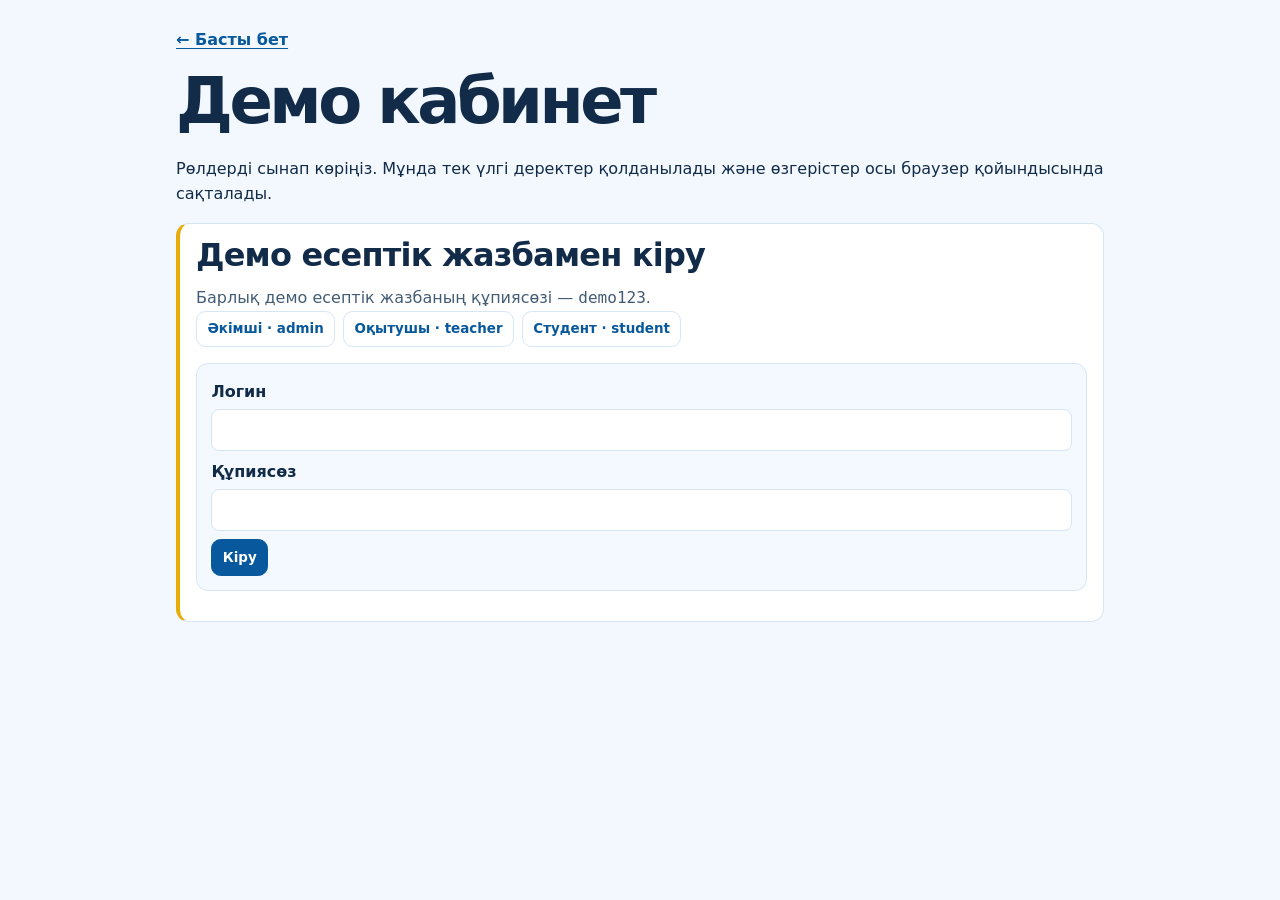
<file: demo.html>
<!doctype html>
<html lang="kk">
<head>
<meta charset="utf-8">
<meta name="viewport" content="width=device-width, initial-scale=1">
<title>Демо кабинет · MPI практикумы</title>
<link rel="stylesheet" href="styles.css">
<script src="demo.js?v=student-name" defer></script>
</head>
<body>
<main class="wrap demo-page">
<a class="task-link" href="index.html">← Басты бет</a>
<h1>Демо кабинет</h1>
<p>Рөлдерді сынап көріңіз. Мұнда тек үлгі деректер қолданылады және өзгерістер осы браузер қойындысында сақталады.</p>
<section id="demo-login" class="theory">
<h2>Демо есептік жазбамен кіру</h2>
<p>Барлық демо есептік жазбаның құпиясөзі — <code>demo123</code>.</p>
<div class="actions demo-accounts">
<button type="button" data-demo="admin">Әкімші · admin</button>
<button type="button" data-demo="teacher">Оқытушы · teacher</button>
<button type="button" data-demo="student">Студент · student</button>
</div>
<form id="demo-login-form" class="runner">
<label>Логин<input name="login" required autocomplete="off"></label>
<label>Құпиясөз<input name="password" type="password" required autocomplete="off"></label>
<div class="actions"><button type="submit">Кіру</button></div>
</form>
</section>
<section id="demo-cabinet" class="theory" hidden>
<div class="demo-heading"><h2 id="demo-role"></h2><div class="actions"><button type="button" id="demo-logout">Шығу</button></div></div>
<div id="demo-panel"></div>
</section>
<p id="demo-status" role="status" aria-live="polite"></p>
</main>
</body>
</html>
</file>
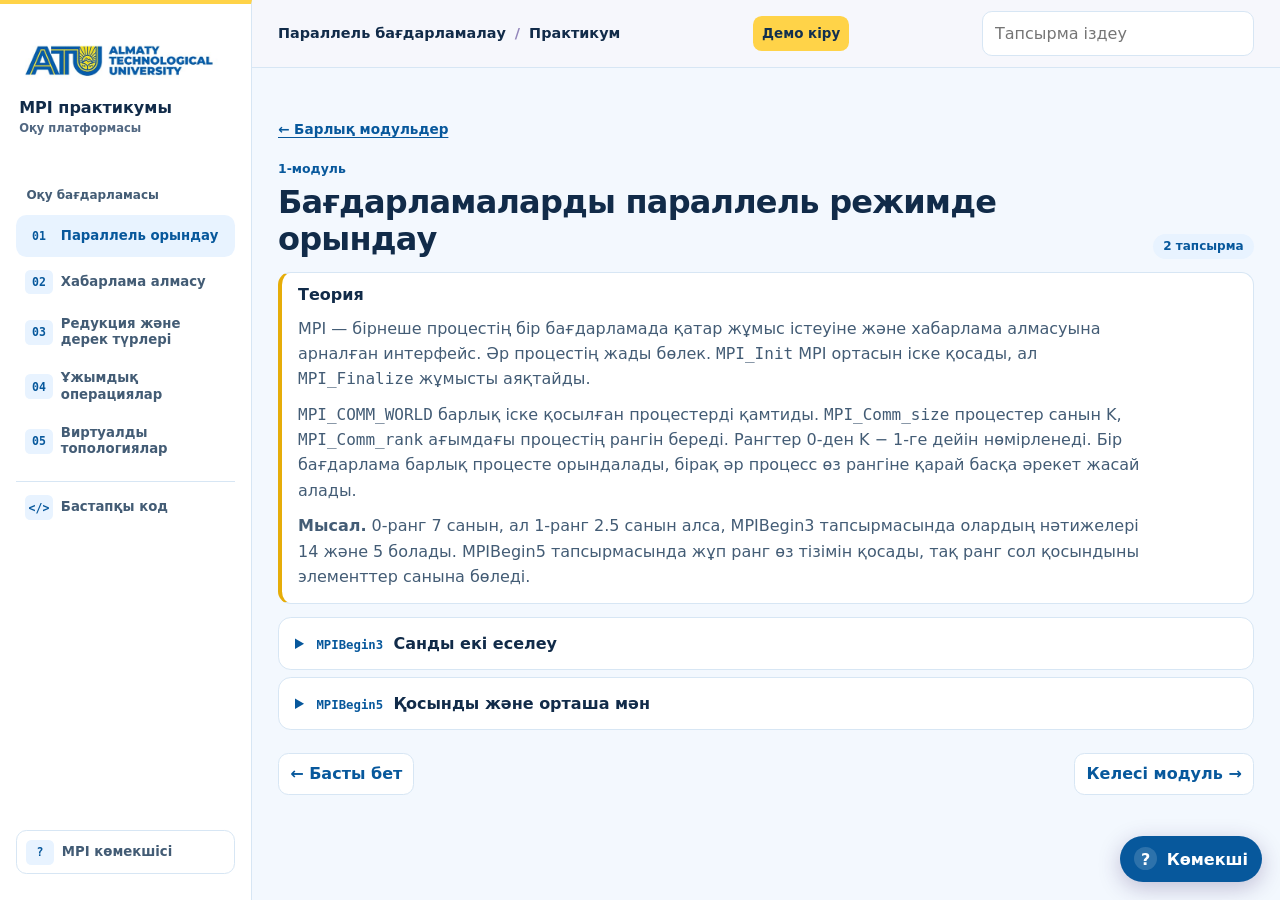
<file: module-1.html>
<!doctype html>
<html lang="kk">
<head>
<meta charset="utf-8">
<meta name="viewport" content="width=device-width, initial-scale=1">
<meta name="description" content="MPI практикумының 2-нұсқасы. MPIBegin жинағындағы 36 тапсырманың шешімі.">
<title>1-модуль · Бағдарламаларды параллель режимде орындау</title>
<link rel="stylesheet" href="styles.css">
</head>
<body>
<a class="skip" href="#course">Негізгі мазмұнға өту</a>
<div class="platform">
<aside class="sidebar">
  <a class="brand" href="index.html"><img class="atu-logo" src="atu-logo.jpg" alt="Алматы технологиялық университеті" width="500" height="300"><span>MPI практикумы<small>Оқу платформасы</small></span></a>
  <nav class="course-nav" aria-label="Оқу модульдері">
    <span class="nav-label">Оқу бағдарламасы</span>
    <a href="module-1.html"><span>01</span> Параллель орындау</a>
    <a href="module-2.html"><span>02</span> Хабарлама алмасу</a>
    <a href="module-3.html"><span>03</span> Редукция және дерек түрлері</a>
    <a href="module-4.html"><span>04</span> Ұжымдық операциялар</a>
    <a href="module-5.html"><span>05</span> Виртуалды топологиялар</a>
    <a class="nav-code" href="code.html"><span aria-hidden="true">&lt;/&gt;</span> Бастапқы код</a>
  </nav>
  <button class="sidebar-help" type="button" data-chat-open><span aria-hidden="true">?</span> MPI көмекшісі</button>
</aside>
<div class="workspace">
<header class="topbar"><div class="wrap topbar-inner"><a class="mobile-brand" href="index.html"><img class="atu-logo" src="atu-logo.jpg" alt="Алматы технологиялық университеті" width="500" height="300"></a>
  <a href="#course" class="top-title">Параллель бағдарламалау <span>/</span> Практикум</a>
  <a class="demo-entry" href="demo.html">Демо кіру</a><div class="search-box">
    <label class="sr-only" for="task-search">Тапсырма іздеу</label>
    <input id="task-search" type="search" placeholder="Тапсырма іздеу" autocomplete="off" aria-controls="search-results" aria-expanded="false">
    <div id="search-results" class="search-results" hidden></div>
  </div>
</div></header>
<main class="wrap" id="course">
<div class="page-heading"><a href="index.html">← Барлық модульдер</a></div><section class="module" id="module-1" aria-labelledby="title-1">
  <div class="module-head"><span class="module-no">1-модуль</span><h2 id="title-1">Бағдарламаларды параллель режимде орындау</h2><span class="count">2 тапсырма</span></div>
  <div class="theory" aria-labelledby="theory-1"><h3 id="theory-1">Теория</h3><p>MPI — бірнеше процестің бір бағдарламада қатар жұмыс істеуіне және хабарлама алмасуына арналған интерфейс. Әр процестің жады бөлек. <code>MPI_Init</code> MPI ортасын іске қосады, ал <code>MPI_Finalize</code> жұмысты аяқтайды.</p><p><code>MPI_COMM_WORLD</code> барлық іске қосылған процестерді қамтиды. <code>MPI_Comm_size</code> процестер санын K, <code>MPI_Comm_rank</code> ағымдағы процестің рангін береді. Рангтер 0-ден K − 1-ге дейін нөмірленеді. Бір бағдарлама барлық процесте орындалады, бірақ әр процесс өз рангіне қарай басқа әрекет жасай алады.</p><p><strong>Мысал.</strong> 0-ранг 7 санын, ал 1-ранг 2.5 санын алса, MPIBegin3 тапсырмасында олардың нәтижелері 14 және 5 болады. MPIBegin5 тапсырмасында жұп ранг өз тізімін қосады, тақ ранг сол қосындыны элементтер санына бөледі.</p></div>
  <details class="task" id="task-3"><summary><span class="task-id">MPIBegin3</span><span class="task-name">Санды екі еселеу</span></summary>
      <div class="task-body">
        <h3>Тапсырма шарты</h3><p>Жұп рангтерде (0-ді қоса) бір бүтін сан, тақ рангтерде бір нақты сан берілген. Әр процесс өз санын екі еселеп шығарады.</p>
        <h3>Шешімі</h3><p>Процесс рангінің жұп не тақ екеніне қарай санның түрін таңдап, оны 2-ге көбейтеміз.</p>
        <form class="runner" data-task="3">
          <label for="input-3">Рангтер бойынша кіріс деректері</label>
          <textarea id="input-3" rows="4" spellcheck="false">7
2.5
-3
-1.5</textarea>
          <div class="actions"><button type="submit">Іске қосу</button><button type="reset">Мысалды қалпына келтіру</button></div>
          <label for="result-3">Нәтиже</label>
          <output id="result-3" for="input-3" aria-live="polite">0: 14
1: 5
2: -6
3: -3</output>
        </form>
        <a class="task-link" href="code.html#code-3">Бастапқы кодты көру</a>
      </div></details>
<details class="task" id="task-5"><summary><span class="task-id">MPIBegin5</span><span class="task-name">Қосынды және орташа мән</span></summary>
      <div class="task-body">
        <h3>Тапсырма шарты</h3><p>Әр процесте N &gt; 0 бүтін саны және N саннан тұратын тізім берілген. Жұп рангтер қосындыны, тақ рангтер арифметикалық ортаны шығарады.</p>
        <h3>Шешімі</h3><p>Әр процесс өз сандарын қосады. Тақ рангте қосындыны N-ге бөлеміз.</p>
        <form class="runner" data-task="5">
          <label for="input-5">Рангтер бойынша кіріс деректері</label>
          <textarea id="input-5" rows="4" spellcheck="false">3 1 2 3
2 4 8
1 -2
3 2 4 9</textarea>
          <div class="actions"><button type="submit">Іске қосу</button><button type="reset">Мысалды қалпына келтіру</button></div>
          <label for="result-5">Нәтиже</label>
          <output id="result-5" for="input-5" aria-live="polite">0: 6
1: 6
2: -2
3: 5</output>
        </form>
        <a class="task-link" href="code.html#code-5">Бастапқы кодты көру</a>
      </div></details>
</section><nav class="module-pager" aria-label="Модульдер арасында өту"><a href="index.html">← Басты бет</a><a href="module-2.html">Келесі модуль →</a></nav>
</main>
</div></div>
<button class="chat-launch" type="button" data-chat-open aria-controls="chat-dialog"><span aria-hidden="true">?</span> Көмекші</button>
<dialog id="chat-dialog" aria-labelledby="chat-title">
  <div class="chat-header"><div><h2 id="chat-title">MPI көмекшісі</h2><p>Практикум бойынша сұрақтар</p></div><button type="button" id="chat-close" aria-label="Чатты жабу">×</button></div>
  <div class="chat-log" id="chat-log" role="log" aria-live="polite"><p class="message bot">Сәлем! MPI туралы немесе тапсырманы қалай орындау керегі жайлы сұраңыз.</p></div>
  <div class="chat-prompts" aria-label="Дайын сұрақтар"><button type="button">Ранг деген не?</button><button type="button">MPI_Init деген не?</button><button type="button">MPIBegin3 мысалы</button></div>
  <form class="chat-form" id="chat-form"><label class="sr-only" for="chat-input">Сұрағыңыз</label><input id="chat-input" maxlength="200" required placeholder="Сұрағыңызды жазыңыз"><button type="submit">Жіберу</button></form>
</dialog>
<div id="feedback" role="status"></div>
<script src="app.js" defer></script>
</body>
</html>
</file>
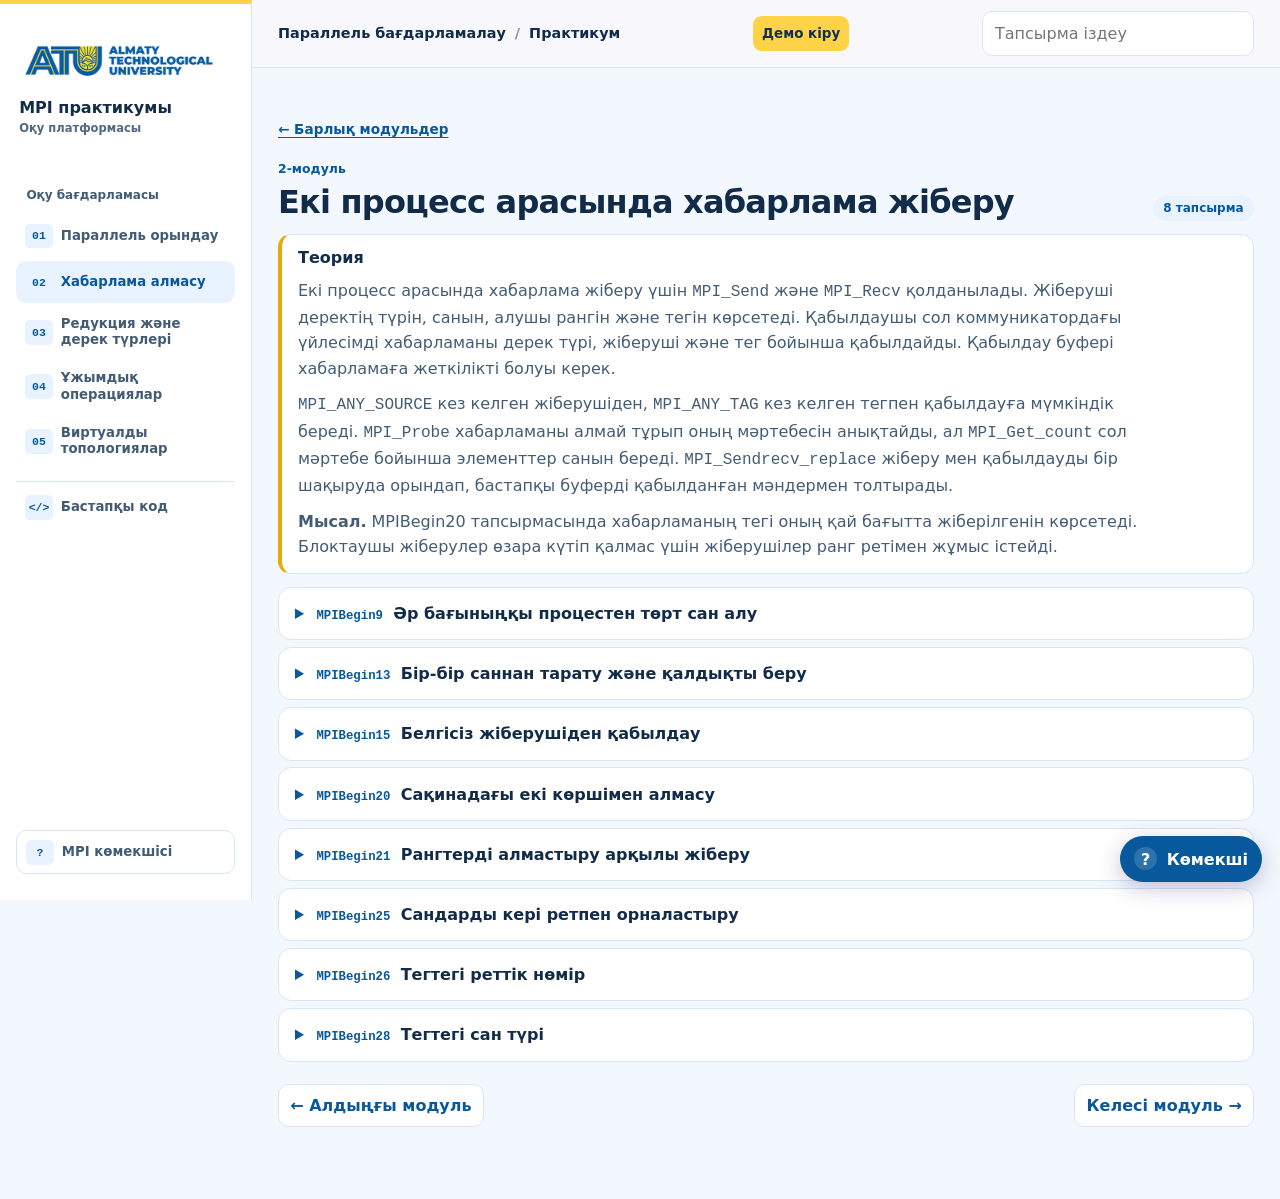
<file: module-2.html>
<!doctype html>
<html lang="kk">
<head>
<meta charset="utf-8">
<meta name="viewport" content="width=device-width, initial-scale=1">
<meta name="description" content="MPI практикумының 2-нұсқасы. MPIBegin жинағындағы 36 тапсырманың шешімі.">
<title>2-модуль · Екі процесс арасында хабарлама жіберу</title>
<link rel="stylesheet" href="styles.css">
</head>
<body>
<a class="skip" href="#course">Негізгі мазмұнға өту</a>
<div class="platform">
<aside class="sidebar">
  <a class="brand" href="index.html"><img class="atu-logo" src="atu-logo.jpg" alt="Алматы технологиялық университеті" width="500" height="300"><span>MPI практикумы<small>Оқу платформасы</small></span></a>
  <nav class="course-nav" aria-label="Оқу модульдері">
    <span class="nav-label">Оқу бағдарламасы</span>
    <a href="module-1.html"><span>01</span> Параллель орындау</a>
    <a href="module-2.html"><span>02</span> Хабарлама алмасу</a>
    <a href="module-3.html"><span>03</span> Редукция және дерек түрлері</a>
    <a href="module-4.html"><span>04</span> Ұжымдық операциялар</a>
    <a href="module-5.html"><span>05</span> Виртуалды топологиялар</a>
    <a class="nav-code" href="code.html"><span aria-hidden="true">&lt;/&gt;</span> Бастапқы код</a>
  </nav>
  <button class="sidebar-help" type="button" data-chat-open><span aria-hidden="true">?</span> MPI көмекшісі</button>
</aside>
<div class="workspace">
<header class="topbar"><div class="wrap topbar-inner"><a class="mobile-brand" href="index.html"><img class="atu-logo" src="atu-logo.jpg" alt="Алматы технологиялық университеті" width="500" height="300"></a>
  <a href="#course" class="top-title">Параллель бағдарламалау <span>/</span> Практикум</a>
  <a class="demo-entry" href="demo.html">Демо кіру</a><div class="search-box">
    <label class="sr-only" for="task-search">Тапсырма іздеу</label>
    <input id="task-search" type="search" placeholder="Тапсырма іздеу" autocomplete="off" aria-controls="search-results" aria-expanded="false">
    <div id="search-results" class="search-results" hidden></div>
  </div>
</div></header>
<main class="wrap" id="course">
<div class="page-heading"><a href="index.html">← Барлық модульдер</a></div><section class="module" id="module-2" aria-labelledby="title-2">
  <div class="module-head"><span class="module-no">2-модуль</span><h2 id="title-2">Екі процесс арасында хабарлама жіберу</h2><span class="count">8 тапсырма</span></div>
  <div class="theory" aria-labelledby="theory-2"><h3 id="theory-2">Теория</h3><p>Екі процесс арасында хабарлама жіберу үшін <code>MPI_Send</code> және <code>MPI_Recv</code> қолданылады. Жіберуші деректің түрін, санын, алушы рангін және тегін көрсетеді. Қабылдаушы сол коммуникатордағы үйлесімді хабарламаны дерек түрі, жіберуші және тег бойынша қабылдайды. Қабылдау буфері хабарламаға жеткілікті болуы керек.</p><p><code>MPI_ANY_SOURCE</code> кез келген жіберушіден, <code>MPI_ANY_TAG</code> кез келген тегпен қабылдауға мүмкіндік береді. <code>MPI_Probe</code> хабарламаны алмай тұрып оның мәртебесін анықтайды, ал <code>MPI_Get_count</code> сол мәртебе бойынша элементтер санын береді. <code>MPI_Sendrecv_replace</code> жіберу мен қабылдауды бір шақыруда орындап, бастапқы буферді қабылданған мәндермен толтырады.</p><p><strong>Мысал.</strong> MPIBegin20 тапсырмасында хабарламаның тегі оның қай бағытта жіберілгенін көрсетеді. Блоктаушы жіберулер өзара күтіп қалмас үшін жіберушілер ранг ретімен жұмыс істейді.</p></div>
  <details class="task" id="task-9"><summary><span class="task-id">MPIBegin9</span><span class="task-name">Әр бағыныңқы процестен төрт сан алу</span></summary>
      <div class="task-body">
        <h3>Тапсырма шарты</h3><p>Әр бағыныңқы процесте төрт бүтін сан берілген. Төрт санды бір MPI_Send шақыруымен 0-рангке жіберіңіз. Нәтижені жіберушілер рангінің өсу ретімен шығарыңыз.</p>
        <h3>Шешімі</h3><p>0-ранг әр жіберушіден төрт сан қабылдайды.</p>
        <form class="runner" data-task="9">
          <label for="input-9">Рангтер бойынша кіріс деректері</label>
          <textarea id="input-9" rows="3" spellcheck="false">—
1 2 3 4
5 6 7 8</textarea>
          <div class="actions"><button type="submit">Іске қосу</button><button type="reset">Мысалды қалпына келтіру</button></div>
          <label for="result-9">Нәтиже</label>
          <output id="result-9" for="input-9" aria-live="polite">0: 1 2 3 4 5 6 7 8</output>
        </form>
        <a class="task-link" href="code.html#code-9">Бастапқы кодты көру</a>
      </div></details>
<details class="task" id="task-13"><summary><span class="task-id">MPIBegin13</span><span class="task-name">Бір-бір саннан тарату және қалдықты беру</span></summary>
      <div class="task-body">
        <h3>Тапсырма шарты</h3><p>0-рангте N саны және N саннан тұратын тізім бар, мұнда K − 1 ≤ N &lt; 10, ал K — процестер саны. MPI_Send арқылы 1-ден K − 2-ге дейінгі рангтерге бір-бір саннан, соңғы рангке қалған сандарды жіберіңіз. Әр қабылдаушы өз сандарын шығарады. Соңғы ранг қабылданған сандар санын MPI_Get_count арқылы анықтайды.</p>
        <h3>Шешімі</h3><p>Алғашқы K − 2 сан жеке жіберіледі, тізімнің қалған бөлігі соңғы рангке бір хабарламамен беріледі.</p>
        <form class="runner" data-task="13">
          <label for="input-13">Рангтер бойынша кіріс деректері</label>
          <textarea id="input-13" rows="4" spellcheck="false">6 1 2 3 4 5 6
—
—
—</textarea>
          <div class="actions"><button type="submit">Іске қосу</button><button type="reset">Мысалды қалпына келтіру</button></div>
          <label for="result-13">Нәтиже</label>
          <output id="result-13" for="input-13" aria-live="polite">1: 1
2: 2
3: 3 4 5 6</output>
        </form>
        <a class="task-link" href="code.html#code-13">Бастапқы кодты көру</a>
      </div></details>
<details class="task" id="task-15"><summary><span class="task-id">MPIBegin15</span><span class="task-name">Белгісіз жіберушіден қабылдау</span></summary>
      <div class="task-body">
        <h3>Тапсырма шарты</h3><p>Әр бағыныңқы процесте N берілген. Тек бір процесте N &gt; 0 және N сан бар, қалған процестерде N = 0. Сол тізімді 0-рангке жіберіңіз. Қабылдауда MPI_ANY_SOURCE қолданып, сандарды және жіберуші рангін шығарыңыз.</p>
        <h3>Шешімі</h3><p>0-ранг MPI_Probe арқылы хабарламаны тауып, оның ұзындығын және жіберушісін анықтайды.</p>
        <form class="runner" data-task="15">
          <label for="input-15">Рангтер бойынша кіріс деректері</label>
          <textarea id="input-15" rows="4" spellcheck="false">—
0
3 1.5 2 8
0</textarea>
          <div class="actions"><button type="submit">Іске қосу</button><button type="reset">Мысалды қалпына келтіру</button></div>
          <label for="result-15">Нәтиже</label>
          <output id="result-15" for="input-15" aria-live="polite">0: 1.5 2 8 2</output>
        </form>
        <a class="task-link" href="code.html#code-15">Бастапқы кодты көру</a>
      </div></details>
<details class="task" id="task-20"><summary><span class="task-id">MPIBegin20</span><span class="task-name">Сақинадағы екі көршімен алмасу</span></summary>
      <div class="task-body">
        <h3>Тапсырма шарты</h3><p>Әр процесте екі бүтін сан бар. MPI_Send және MPI_Recv арқылы бірінші санды алдыңғы, екіншісін келесі рангке жіберіңіз. 0 мен K − 1 бір-біріне көрші. Әр процесс әуелі алдыңғы, одан кейін келесі көршісінен келген санды шығарады.</p>
        <h3>Шешімі</h3><p>Екі бағыттағы хабарламаны тегтері арқылы ажыратамыз.</p>
        <form class="runner" data-task="20">
          <label for="input-20">Рангтер бойынша кіріс деректері</label>
          <textarea id="input-20" rows="4" spellcheck="false">10 11
20 21
30 31
40 41</textarea>
          <div class="actions"><button type="submit">Іске қосу</button><button type="reset">Мысалды қалпына келтіру</button></div>
          <label for="result-20">Нәтиже</label>
          <output id="result-20" for="input-20" aria-live="polite">0: 41 20
1: 11 30
2: 21 40
3: 31 10</output>
        </form>
        <a class="task-link" href="code.html#code-20">Бастапқы кодты көру</a>
      </div></details>
<details class="task" id="task-21"><summary><span class="task-id">MPIBegin21</span><span class="task-name">Рангтерді алмастыру арқылы жіберу</span></summary>
      <div class="task-body">
        <h3>Тапсырма шарты</h3><p>Әр процесте нақты A және бүтін N берілген. N мәндері 0-ден K − 1-ге дейін бір реттен кездеседі. A санын MPI_Send арқылы N рангке жіберіп, MPI_Recv және MPI_ANY_SOURCE арқылы қабылдаңыз. Алынған сан мен жіберуші рангін шығарыңыз.</p>
        <h3>Шешімі</h3><p>Әр сан N рангке барады. Қабылдаушы жіберуші рангін хабарлама мәртебесінен алады.</p>
        <form class="runner" data-task="21">
          <label for="input-21">Рангтер бойынша кіріс деректері</label>
          <textarea id="input-21" rows="4" spellcheck="false">1.5 2
2.5 0
3.5 1
4.5 3</textarea>
          <div class="actions"><button type="submit">Іске қосу</button><button type="reset">Мысалды қалпына келтіру</button></div>
          <label for="result-21">Нәтиже</label>
          <output id="result-21" for="input-21" aria-live="polite">0: 2.5 1
1: 3.5 2
2: 1.5 0
3: 4.5 3</output>
        </form>
        <a class="task-link" href="code.html#code-21">Бастапқы кодты көру</a>
      </div></details>
<details class="task" id="task-25"><summary><span class="task-id">MPIBegin25</span><span class="task-name">Сандарды кері ретпен орналастыру</span></summary>
      <div class="task-body">
        <h3>Тапсырма шарты</h3><p>Әр процесте бір нақты сан бар. MPI_Sendrecv_replace арқылы 0 мен K − 1, 1 мен K − 2 және сол сияқты жұптар өз сандарымен алмасады. Әр процесс алған санын шығарады.</p>
        <h3>Шешімі</h3><p>r рангі K − 1 − r рангімен алмасады.</p>
        <form class="runner" data-task="25">
          <label for="input-25">Рангтер бойынша кіріс деректері</label>
          <textarea id="input-25" rows="3" spellcheck="false">1.5
2.5
3.5</textarea>
          <div class="actions"><button type="submit">Іске қосу</button><button type="reset">Мысалды қалпына келтіру</button></div>
          <label for="result-25">Нәтиже</label>
          <output id="result-25" for="input-25" aria-live="polite">0: 3.5
1: 2.5
2: 1.5</output>
        </form>
        <a class="task-link" href="code.html#code-25">Бастапқы кодты көру</a>
      </div></details>
<details class="task" id="task-26"><summary><span class="task-id">MPIBegin26</span><span class="task-name">Тегтегі реттік нөмір</span></summary>
      <div class="task-body">
        <h3>Тапсырма шарты</h3><p>Әр бағыныңқы процесте нақты A және бүтін N берілген. N мәндері 1-ден K − 1-ге дейін бір реттен кездеседі. A санын 0-рангке MPI_Send арқылы жіберіп, тегке N мәнін жазыңыз. 0-рангте сандарды N өсу ретімен шығарыңыз.</p>
        <h3>Шешімі</h3><p>0-ранг хабарламаларды 1-ден K − 1-ге дейінгі тегтер бойынша қабылдайды.</p>
        <form class="runner" data-task="26">
          <label for="input-26">Рангтер бойынша кіріс деректері</label>
          <textarea id="input-26" rows="4" spellcheck="false">—
9.5 3
4.5 1
7.5 2</textarea>
          <div class="actions"><button type="submit">Іске қосу</button><button type="reset">Мысалды қалпына келтіру</button></div>
          <label for="result-26">Нәтиже</label>
          <output id="result-26" for="input-26" aria-live="polite">0: 4.5 7.5 9.5</output>
        </form>
        <a class="task-link" href="code.html#code-26">Бастапқы кодты көру</a>
      </div></details>
<details class="task" id="task-28"><summary><span class="task-id">MPIBegin28</span><span class="task-name">Тегтегі сан түрі</span></summary>
      <div class="task-body">
        <h3>Тапсырма шарты</h3><p>0-рангте әр бағыныңқы процеске бір (T, A) жұбынан берілген. T = 0 болса A бүтін, T = 1 болса A нақты сан. Жұптар ретімен әр бағыныңқыға бір A жіберіңіз. MPI_Send тегіне T жазыңыз. Қабылдаушы MPI_Probe және MPI_ANY_TAG арқылы түрін анықтап, санды шығарады.</p>
        <h3>Шешімі</h3><p>0 тегі MPI_INT түріне, 1 тегі MPI_DOUBLE түріне сәйкес келеді.</p>
        <form class="runner" data-task="28">
          <label for="input-28">Рангтер бойынша кіріс деректері</label>
          <textarea id="input-28" rows="4" spellcheck="false">0 7 1 2.5 0 -3
—
—
—</textarea>
          <div class="actions"><button type="submit">Іске қосу</button><button type="reset">Мысалды қалпына келтіру</button></div>
          <label for="result-28">Нәтиже</label>
          <output id="result-28" for="input-28" aria-live="polite">1: 7
2: 2.5
3: -3</output>
        </form>
        <a class="task-link" href="code.html#code-28">Бастапқы кодты көру</a>
      </div></details>
</section><nav class="module-pager" aria-label="Модульдер арасында өту"><a href="module-1.html">← Алдыңғы модуль</a><a href="module-3.html">Келесі модуль →</a></nav>
</main>
</div></div>
<button class="chat-launch" type="button" data-chat-open aria-controls="chat-dialog"><span aria-hidden="true">?</span> Көмекші</button>
<dialog id="chat-dialog" aria-labelledby="chat-title">
  <div class="chat-header"><div><h2 id="chat-title">MPI көмекшісі</h2><p>Практикум бойынша сұрақтар</p></div><button type="button" id="chat-close" aria-label="Чатты жабу">×</button></div>
  <div class="chat-log" id="chat-log" role="log" aria-live="polite"><p class="message bot">Сәлем! MPI туралы немесе тапсырманы қалай орындау керегі жайлы сұраңыз.</p></div>
  <div class="chat-prompts" aria-label="Дайын сұрақтар"><button type="button">MPI_Send деген не?</button><button type="button">MPI_Probe не істейді?</button><button type="button">MPIBegin20</button></div>
  <form class="chat-form" id="chat-form"><label class="sr-only" for="chat-input">Сұрағыңыз</label><input id="chat-input" maxlength="200" required placeholder="Сұрағыңызды жазыңыз"><button type="submit">Жіберу</button></form>
</dialog>
<div id="feedback" role="status"></div>
<script src="app.js" defer></script>
</body>
</html>
</file>
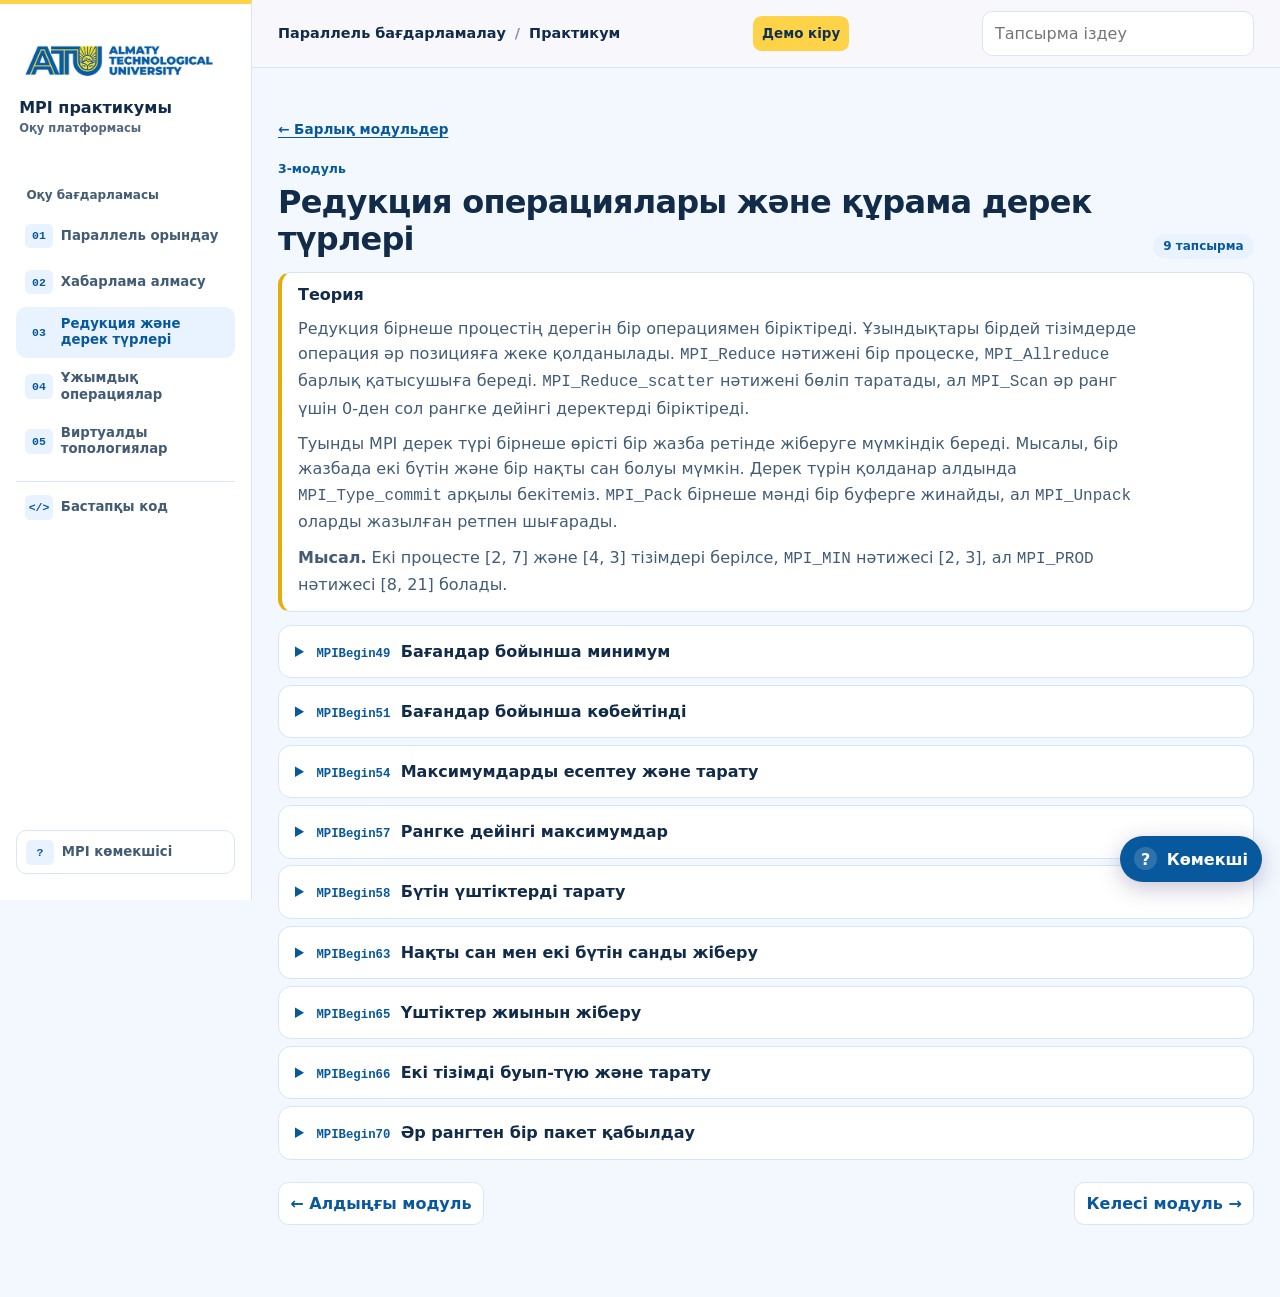
<file: module-3.html>
<!doctype html>
<html lang="kk">
<head>
<meta charset="utf-8">
<meta name="viewport" content="width=device-width, initial-scale=1">
<meta name="description" content="MPI практикумының 2-нұсқасы. MPIBegin жинағындағы 36 тапсырманың шешімі.">
<title>3-модуль · Редукция операциялары және құрама дерек түрлері</title>
<link rel="stylesheet" href="styles.css">
</head>
<body>
<a class="skip" href="#course">Негізгі мазмұнға өту</a>
<div class="platform">
<aside class="sidebar">
  <a class="brand" href="index.html"><img class="atu-logo" src="atu-logo.jpg" alt="Алматы технологиялық университеті" width="500" height="300"><span>MPI практикумы<small>Оқу платформасы</small></span></a>
  <nav class="course-nav" aria-label="Оқу модульдері">
    <span class="nav-label">Оқу бағдарламасы</span>
    <a href="module-1.html"><span>01</span> Параллель орындау</a>
    <a href="module-2.html"><span>02</span> Хабарлама алмасу</a>
    <a href="module-3.html"><span>03</span> Редукция және дерек түрлері</a>
    <a href="module-4.html"><span>04</span> Ұжымдық операциялар</a>
    <a href="module-5.html"><span>05</span> Виртуалды топологиялар</a>
    <a class="nav-code" href="code.html"><span aria-hidden="true">&lt;/&gt;</span> Бастапқы код</a>
  </nav>
  <button class="sidebar-help" type="button" data-chat-open><span aria-hidden="true">?</span> MPI көмекшісі</button>
</aside>
<div class="workspace">
<header class="topbar"><div class="wrap topbar-inner"><a class="mobile-brand" href="index.html"><img class="atu-logo" src="atu-logo.jpg" alt="Алматы технологиялық университеті" width="500" height="300"></a>
  <a href="#course" class="top-title">Параллель бағдарламалау <span>/</span> Практикум</a>
  <a class="demo-entry" href="demo.html">Демо кіру</a><div class="search-box">
    <label class="sr-only" for="task-search">Тапсырма іздеу</label>
    <input id="task-search" type="search" placeholder="Тапсырма іздеу" autocomplete="off" aria-controls="search-results" aria-expanded="false">
    <div id="search-results" class="search-results" hidden></div>
  </div>
</div></header>
<main class="wrap" id="course">
<div class="page-heading"><a href="index.html">← Барлық модульдер</a></div><section class="module" id="module-3" aria-labelledby="title-3">
  <div class="module-head"><span class="module-no">3-модуль</span><h2 id="title-3">Редукция операциялары және құрама дерек түрлері</h2><span class="count">9 тапсырма</span></div>
  <div class="theory" aria-labelledby="theory-3"><h3 id="theory-3">Теория</h3><p>Редукция бірнеше процестің дерегін бір операциямен біріктіреді. Ұзындықтары бірдей тізімдерде операция әр позицияға жеке қолданылады. <code>MPI_Reduce</code> нәтижені бір процеске, <code>MPI_Allreduce</code> барлық қатысушыға береді. <code>MPI_Reduce_scatter</code> нәтижені бөліп таратады, ал <code>MPI_Scan</code> әр ранг үшін 0-ден сол рангке дейінгі деректерді біріктіреді.</p><p>Туынды MPI дерек түрі бірнеше өрісті бір жазба ретінде жіберуге мүмкіндік береді. Мысалы, бір жазбада екі бүтін және бір нақты сан болуы мүмкін. Дерек түрін қолданар алдында <code>MPI_Type_commit</code> арқылы бекітеміз. <code>MPI_Pack</code> бірнеше мәнді бір буферге жинайды, ал <code>MPI_Unpack</code> оларды жазылған ретпен шығарады.</p><p><strong>Мысал.</strong> Екі процесте [2, 7] және [4, 3] тізімдері берілсе, <code>MPI_MIN</code> нәтижесі [2, 3], ал <code>MPI_PROD</code> нәтижесі [8, 21] болады.</p></div>
  <details class="task" id="task-49"><summary><span class="task-id">MPIBegin49</span><span class="task-name">Бағандар бойынша минимум</span></summary>
      <div class="task-body">
        <h3>Тапсырма шарты</h3><p>Әр процесте K + 5 сан берілген. MPI_Reduce және MPI_MIN арқылы бірдей позициядағы сандардың минимумын тауып, нәтижені 0-рангте шығарыңыз.</p>
        <h3>Шешімі</h3><p>Әр позицияны жеке салыстырып, минимумдарды 0-рангке жинаймыз.</p>
        <form class="runner" data-task="49">
          <label for="input-49">Рангтер бойынша кіріс деректері</label>
          <textarea id="input-49" rows="3" spellcheck="false">4 9 2 8 3 7 0 1
3 8 5 1 4 6 2 2
6 7 1 9 0 8 3 3</textarea>
          <div class="actions"><button type="submit">Іске қосу</button><button type="reset">Мысалды қалпына келтіру</button></div>
          <label for="result-49">Нәтиже</label>
          <output id="result-49" for="input-49" aria-live="polite">0: 3 7 1 1 0 6 0 1</output>
        </form>
        <a class="task-link" href="code.html#code-49">Бастапқы кодты көру</a>
      </div></details>
<details class="task" id="task-51"><summary><span class="task-id">MPIBegin51</span><span class="task-name">Бағандар бойынша көбейтінді</span></summary>
      <div class="task-body">
        <h3>Тапсырма шарты</h3><p>Әр процесте K + 5 сан берілген. MPI_Allreduce және MPI_PROD арқылы бірдей позициядағы сандарды көбейтіңіз. Көбейтінділерді барлық процесте шығарыңыз.</p>
        <h3>Шешімі</h3><p>Әр ранг бірдей көбейтінділер тізімін алады.</p>
        <form class="runner" data-task="51">
          <label for="input-51">Рангтер бойынша кіріс деректері</label>
          <textarea id="input-51" rows="3" spellcheck="false">2 1 0 3 4 -1 2
3 2 5 2 1 2 -3</textarea>
          <div class="actions"><button type="submit">Іске қосу</button><button type="reset">Мысалды қалпына келтіру</button></div>
          <label for="result-51">Нәтиже</label>
          <output id="result-51" for="input-51" aria-live="polite">0: 6 2 0 6 4 -2 -6
1: 6 2 0 6 4 -2 -6</output>
        </form>
        <a class="task-link" href="code.html#code-51">Бастапқы кодты көру</a>
      </div></details>
<details class="task" id="task-54"><summary><span class="task-id">MPIBegin54</span><span class="task-name">Максимумдарды есептеу және тарату</span></summary>
      <div class="task-body">
        <h3>Тапсырма шарты</h3><p>Әр процесте 2K сан бар. MPI_Reduce_scatter арқылы бірдей позициядағы сандардың максимумын табыңыз. Алғашқы екеуін 0-рангке, келесі екеуін 1-рангке және солай жалғастырып таратыңыз. Әр процесс алған екі санын шығарады.</p>
        <h3>Шешімі</h3><p>Әр рангке есептелген максимумдардың өзіне тиесілі жұбы беріледі.</p>
        <form class="runner" data-task="54">
          <label for="input-54">Рангтер бойынша кіріс деректері</label>
          <textarea id="input-54" rows="3" spellcheck="false">1 9 3 4 5 6
7 2 8 3 4 8
2 3 4 9 5 0</textarea>
          <div class="actions"><button type="submit">Іске қосу</button><button type="reset">Мысалды қалпына келтіру</button></div>
          <label for="result-54">Нәтиже</label>
          <output id="result-54" for="input-54" aria-live="polite">0: 7 9
1: 8 9
2: 5 8</output>
        </form>
        <a class="task-link" href="code.html#code-54">Бастапқы кодты көру</a>
      </div></details>
<details class="task" id="task-57"><summary><span class="task-id">MPIBegin57</span><span class="task-name">Рангке дейінгі максимумдар</span></summary>
      <div class="task-body">
        <h3>Тапсырма шарты</h3><p>Әр процесте K + 5 бүтін сан бар. MPI_Scan арқылы r рангі үшін 0-ден r-ге дейінгі процестердің бірдей позициядағы сандарының максимумын табыңыз. Әр процесс өз нәтижесін шығарады.</p>
        <h3>Шешімі</h3><p>MPI_MAX операциясы әр позициядағы максимумды ағымдағы рангке дейін есептейді.</p>
        <form class="runner" data-task="57">
          <label for="input-57">Рангтер бойынша кіріс деректері</label>
          <textarea id="input-57" rows="3" spellcheck="false">1 9 3 4 5 6 7 8
7 2 8 3 4 8 1 0
2 3 4 9 5 0 9 10</textarea>
          <div class="actions"><button type="submit">Іске қосу</button><button type="reset">Мысалды қалпына келтіру</button></div>
          <label for="result-57">Нәтиже</label>
          <output id="result-57" for="input-57" aria-live="polite">0: 1 9 3 4 5 6 7 8
1: 7 9 8 4 5 8 7 8
2: 7 9 8 9 5 8 9 10</output>
        </form>
        <a class="task-link" href="code.html#code-57">Бастапқы кодты көру</a>
      </div></details>
<details class="task" id="task-58"><summary><span class="task-id">MPIBegin58</span><span class="task-name">Бүтін үштіктерді тарату</span></summary>
      <div class="task-body">
        <h3>Тапсырма шарты</h3><p>0-рангте K − 1 бүтін үштік бар. Үш бүтінді қамтитын туынды түрді және бір ұжымдық операцияны қолданып, барлық үштікті бағыныңқы процестерге таратыңыз. Әрқайсысы сандарды бастапқы ретпен шығарады.</p>
        <h3>Шешімі</h3><p>MPI_Type_contiguous үштіктің түрін сипаттайды, MPI_Bcast оны таратады.</p>
        <form class="runner" data-task="58">
          <label for="input-58">Рангтер бойынша кіріс деректері</label>
          <textarea id="input-58" rows="3" spellcheck="false">1 2 3 4 5 6
—
—</textarea>
          <div class="actions"><button type="submit">Іске қосу</button><button type="reset">Мысалды қалпына келтіру</button></div>
          <label for="result-58">Нәтиже</label>
          <output id="result-58" for="input-58" aria-live="polite">1: 1 2 3 4 5 6
2: 1 2 3 4 5 6</output>
        </form>
        <a class="task-link" href="code.html#code-58">Бастапқы кодты көру</a>
      </div></details>
<details class="task" id="task-63"><summary><span class="task-id">MPIBegin63</span><span class="task-name">Нақты сан мен екі бүтін санды жіберу</span></summary>
      <div class="task-body">
        <h3>Тапсырма шарты</h3><p>Әр бағыныңқы процесте бір нақты және екі бүтін сан бар. Осы үш санды қамтитын туынды түрді қолданып, оларды 0-рангке жіберіңіз. Сандарды жіберушілер рангінің өсу ретімен шығарыңыз.</p>
        <h3>Шешімі</h3><p>Туынды түр құрылымның өрістерін сипаттайды. 0-ранг әр жіберушіден бір жазба алады.</p>
        <form class="runner" data-task="63">
          <label for="input-63">Рангтер бойынша кіріс деректері</label>
          <textarea id="input-63" rows="3" spellcheck="false">—
1.5 2 3
4.5 5 6</textarea>
          <div class="actions"><button type="submit">Іске қосу</button><button type="reset">Мысалды қалпына келтіру</button></div>
          <label for="result-63">Нәтиже</label>
          <output id="result-63" for="input-63" aria-live="polite">0: 1.5 2 3 4.5 5 6</output>
        </form>
        <a class="task-link" href="code.html#code-63">Бастапқы кодты көру</a>
      </div></details>
<details class="task" id="task-65"><summary><span class="task-id">MPIBegin65</span><span class="task-name">Үштіктер жиынын жіберу</span></summary>
      <div class="task-body">
        <h3>Тапсырма шарты</h3><p>Әр бағыныңқы r процесінде r үштік берілген. Әр үштікте алдымен екі бүтін, одан кейін бір нақты сан тұрады. Туынды түр арқылы үштіктерді 0-рангке жіберіп, жіберушілер рангінің өсу ретімен шығарыңыз.</p>
        <h3>Шешімі</h3><p>MPI_Type_create_resized массив элементтерінің қадамын құрылым өлшеміне теңестіреді.</p>
        <form class="runner" data-task="65">
          <label for="input-65">Рангтер бойынша кіріс деректері</label>
          <textarea id="input-65" rows="3" spellcheck="false">—
1 2 3.5
4 5 6.5 7 8 9.5</textarea>
          <div class="actions"><button type="submit">Іске қосу</button><button type="reset">Мысалды қалпына келтіру</button></div>
          <label for="result-65">Нәтиже</label>
          <output id="result-65" for="input-65" aria-live="polite">0: 1 2 3.5 4 5 6.5 7 8 9.5</output>
        </form>
        <a class="task-link" href="code.html#code-65">Бастапқы кодты көру</a>
      </div></details>
<details class="task" id="task-66"><summary><span class="task-id">MPIBegin66</span><span class="task-name">Екі тізімді буып-түю және тарату</span></summary>
      <div class="task-body">
        <h3>Тапсырма шарты</h3><p>0-рангте K бүтін және K нақты саннан тұратын екі тізім бар. MPI_Pack, MPI_Unpack және бір ұжымдық операция арқылы барлық деректі бағыныңқы процестерге беріңіз. Әрқайсысы сандарды бастапқы ретімен шығарады.</p>
        <h3>Шешімі</h3><p>0-ранг алдымен бүтін, кейін нақты сандарды буып, бір MPI_Bcast арқылы таратады.</p>
        <form class="runner" data-task="66">
          <label for="input-66">Рангтер бойынша кіріс деректері</label>
          <textarea id="input-66" rows="3" spellcheck="false">1 2 3 0.5 1.5 2.5
—
—</textarea>
          <div class="actions"><button type="submit">Іске қосу</button><button type="reset">Мысалды қалпына келтіру</button></div>
          <label for="result-66">Нәтиже</label>
          <output id="result-66" for="input-66" aria-live="polite">1: 1 2 3 0.5 1.5 2.5
2: 1 2 3 0.5 1.5 2.5</output>
        </form>
        <a class="task-link" href="code.html#code-66">Бастапқы кодты көру</a>
      </div></details>
<details class="task" id="task-70"><summary><span class="task-id">MPIBegin70</span><span class="task-name">Әр рангтен бір пакет қабылдау</span></summary>
      <div class="task-body">
        <h3>Тапсырма шарты</h3><p>Әр бағыныңқы r процесінде бір нақты және r бүтін сан берілген. Деректерді буып, әр жіберуші үшін бір жіберу және бір қабылдау операциясымен 0-рангке жеткізіңіз. Нәтижені жіберушілер рангінің өсу ретімен шығарыңыз.</p>
        <h3>Шешімі</h3><p>Әр пакетке әуелі нақты сан, содан кейін бүтін сандар жазылады.</p>
        <form class="runner" data-task="70">
          <label for="input-70">Рангтер бойынша кіріс деректері</label>
          <textarea id="input-70" rows="3" spellcheck="false">—
1.5 7
2.5 8 9</textarea>
          <div class="actions"><button type="submit">Іске қосу</button><button type="reset">Мысалды қалпына келтіру</button></div>
          <label for="result-70">Нәтиже</label>
          <output id="result-70" for="input-70" aria-live="polite">0: 1.5 7 2.5 8 9</output>
        </form>
        <a class="task-link" href="code.html#code-70">Бастапқы кодты көру</a>
      </div></details>
</section><nav class="module-pager" aria-label="Модульдер арасында өту"><a href="module-2.html">← Алдыңғы модуль</a><a href="module-4.html">Келесі модуль →</a></nav>
</main>
</div></div>
<button class="chat-launch" type="button" data-chat-open aria-controls="chat-dialog"><span aria-hidden="true">?</span> Көмекші</button>
<dialog id="chat-dialog" aria-labelledby="chat-title">
  <div class="chat-header"><div><h2 id="chat-title">MPI көмекшісі</h2><p>Практикум бойынша сұрақтар</p></div><button type="button" id="chat-close" aria-label="Чатты жабу">×</button></div>
  <div class="chat-log" id="chat-log" role="log" aria-live="polite"><p class="message bot">Сәлем! MPI туралы немесе тапсырманы қалай орындау керегі жайлы сұраңыз.</p></div>
  <div class="chat-prompts" aria-label="Дайын сұрақтар"><button type="button">MPI_Reduce деген не?</button><button type="button">MPI_Pack қалай жұмыс істейді?</button><button type="button">MPIBegin49</button></div>
  <form class="chat-form" id="chat-form"><label class="sr-only" for="chat-input">Сұрағыңыз</label><input id="chat-input" maxlength="200" required placeholder="Сұрағыңызды жазыңыз"><button type="submit">Жіберу</button></form>
</dialog>
<div id="feedback" role="status"></div>
<script src="app.js" defer></script>
</body>
</html>
</file>
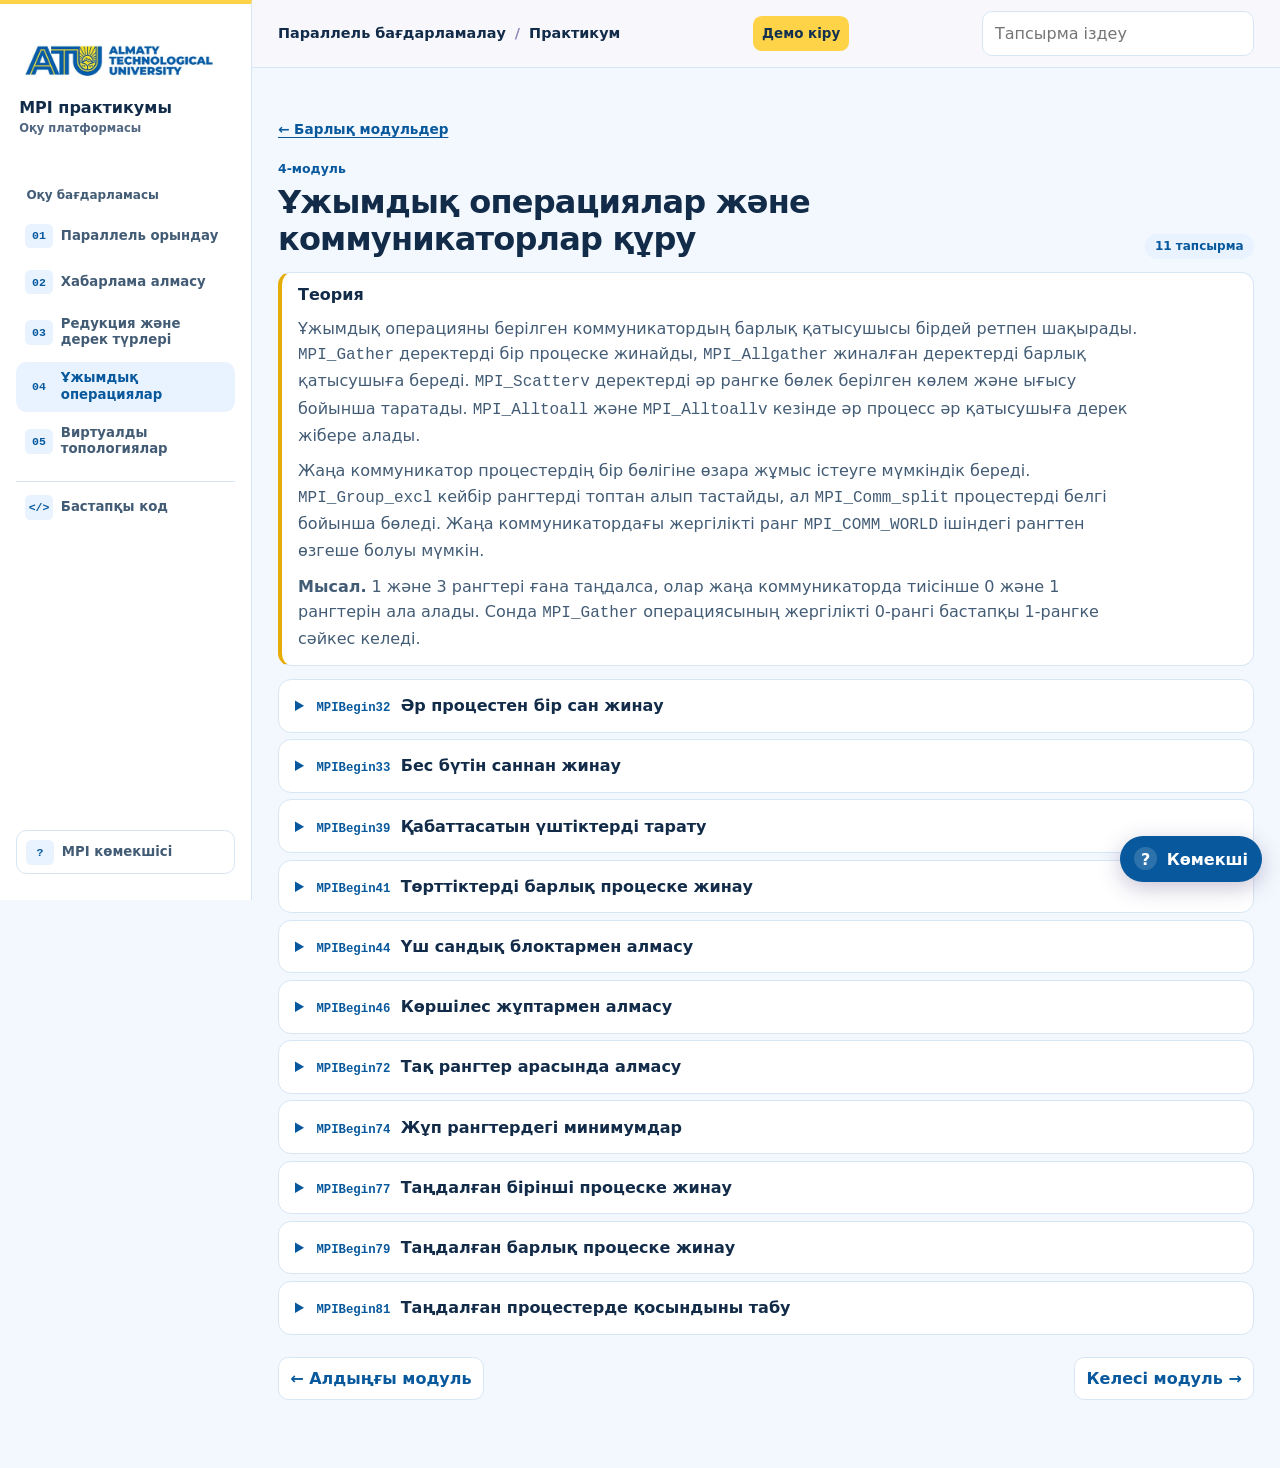
<file: module-4.html>
<!doctype html>
<html lang="kk">
<head>
<meta charset="utf-8">
<meta name="viewport" content="width=device-width, initial-scale=1">
<meta name="description" content="MPI практикумының 2-нұсқасы. MPIBegin жинағындағы 36 тапсырманың шешімі.">
<title>4-модуль · Ұжымдық операциялар және коммуникаторлар құру</title>
<link rel="stylesheet" href="styles.css">
</head>
<body>
<a class="skip" href="#course">Негізгі мазмұнға өту</a>
<div class="platform">
<aside class="sidebar">
  <a class="brand" href="index.html"><img class="atu-logo" src="atu-logo.jpg" alt="Алматы технологиялық университеті" width="500" height="300"><span>MPI практикумы<small>Оқу платформасы</small></span></a>
  <nav class="course-nav" aria-label="Оқу модульдері">
    <span class="nav-label">Оқу бағдарламасы</span>
    <a href="module-1.html"><span>01</span> Параллель орындау</a>
    <a href="module-2.html"><span>02</span> Хабарлама алмасу</a>
    <a href="module-3.html"><span>03</span> Редукция және дерек түрлері</a>
    <a href="module-4.html"><span>04</span> Ұжымдық операциялар</a>
    <a href="module-5.html"><span>05</span> Виртуалды топологиялар</a>
    <a class="nav-code" href="code.html"><span aria-hidden="true">&lt;/&gt;</span> Бастапқы код</a>
  </nav>
  <button class="sidebar-help" type="button" data-chat-open><span aria-hidden="true">?</span> MPI көмекшісі</button>
</aside>
<div class="workspace">
<header class="topbar"><div class="wrap topbar-inner"><a class="mobile-brand" href="index.html"><img class="atu-logo" src="atu-logo.jpg" alt="Алматы технологиялық университеті" width="500" height="300"></a>
  <a href="#course" class="top-title">Параллель бағдарламалау <span>/</span> Практикум</a>
  <a class="demo-entry" href="demo.html">Демо кіру</a><div class="search-box">
    <label class="sr-only" for="task-search">Тапсырма іздеу</label>
    <input id="task-search" type="search" placeholder="Тапсырма іздеу" autocomplete="off" aria-controls="search-results" aria-expanded="false">
    <div id="search-results" class="search-results" hidden></div>
  </div>
</div></header>
<main class="wrap" id="course">
<div class="page-heading"><a href="index.html">← Барлық модульдер</a></div><section class="module" id="module-4" aria-labelledby="title-4">
  <div class="module-head"><span class="module-no">4-модуль</span><h2 id="title-4">Ұжымдық операциялар және коммуникаторлар құру</h2><span class="count">11 тапсырма</span></div>
  <div class="theory" aria-labelledby="theory-4"><h3 id="theory-4">Теория</h3><p>Ұжымдық операцияны берілген коммуникатордың барлық қатысушысы бірдей ретпен шақырады. <code>MPI_Gather</code> деректерді бір процеске жинайды, <code>MPI_Allgather</code> жиналған деректерді барлық қатысушыға береді. <code>MPI_Scatterv</code> деректерді әр рангке бөлек берілген көлем және ығысу бойынша таратады. <code>MPI_Alltoall</code> және <code>MPI_Alltoallv</code> кезінде әр процесс әр қатысушыға дерек жібере алады.</p><p>Жаңа коммуникатор процестердің бір бөлігіне өзара жұмыс істеуге мүмкіндік береді. <code>MPI_Group_excl</code> кейбір рангтерді топтан алып тастайды, ал <code>MPI_Comm_split</code> процестерді белгі бойынша бөледі. Жаңа коммуникатордағы жергілікті ранг <code>MPI_COMM_WORLD</code> ішіндегі рангтен өзгеше болуы мүмкін.</p><p><strong>Мысал.</strong> 1 және 3 рангтері ғана таңдалса, олар жаңа коммуникаторда тиісінше 0 және 1 рангтерін ала алады. Сонда <code>MPI_Gather</code> операциясының жергілікті 0-рангі бастапқы 1-рангке сәйкес келеді.</p></div>
  <details class="task" id="task-32"><summary><span class="task-id">MPIBegin32</span><span class="task-name">Әр процестен бір сан жинау</span></summary>
      <div class="task-body">
        <h3>Тапсырма шарты</h3><p>Әр процесте бір нақты сан бар. MPI_Gather арқылы сандарды 0-рангке жинап, жіберушілер рангінің өсу ретімен шығарыңыз.</p>
        <h3>Шешімі</h3><p>Жиналған тізім 0-рангтің өз санынан басталады.</p>
        <form class="runner" data-task="32">
          <label for="input-32">Рангтер бойынша кіріс деректері</label>
          <textarea id="input-32" rows="3" spellcheck="false">1.5
2.5
3.5</textarea>
          <div class="actions"><button type="submit">Іске қосу</button><button type="reset">Мысалды қалпына келтіру</button></div>
          <label for="result-32">Нәтиже</label>
          <output id="result-32" for="input-32" aria-live="polite">0: 1.5 2.5 3.5</output>
        </form>
        <a class="task-link" href="code.html#code-32">Бастапқы кодты көру</a>
      </div></details>
<details class="task" id="task-33"><summary><span class="task-id">MPIBegin33</span><span class="task-name">Бес бүтін саннан жинау</span></summary>
      <div class="task-body">
        <h3>Тапсырма шарты</h3><p>Әр процесте бес бүтін сан бар. MPI_Gather арқылы тізімдерді 0-рангке жинап, жіберушілер рангінің өсу ретімен шығарыңыз.</p>
        <h3>Шешімі</h3><p>Жиналған тізімде әр рангке бес қатарлас позиция тиесілі.</p>
        <form class="runner" data-task="33">
          <label for="input-33">Рангтер бойынша кіріс деректері</label>
          <textarea id="input-33" rows="3" spellcheck="false">1 2 3 4 5
6 7 8 9 10</textarea>
          <div class="actions"><button type="submit">Іске қосу</button><button type="reset">Мысалды қалпына келтіру</button></div>
          <label for="result-33">Нәтиже</label>
          <output id="result-33" for="input-33" aria-live="polite">0: 1 2 3 4 5 6 7 8 9 10</output>
        </form>
        <a class="task-link" href="code.html#code-33">Бастапқы кодты көру</a>
      </div></details>
<details class="task" id="task-39"><summary><span class="task-id">MPIBegin39</span><span class="task-name">Қабаттасатын үштіктерді тарату</span></summary>
      <div class="task-body">
        <h3>Тапсырма шарты</h3><p>0-рангте K + 2 сан бар. MPI_Scatterv арқылы әр r процесіне реттік нөмірлері r + 1, r + 2, r + 3 болатын үш санды жіберіңіз. Әр процесс өз үштігін шығарады.</p>
        <h3>Шешімі</h3><p>0-ранг қабаттасатын үштіктерді бөлек блоктарға көшіріп, MPI_Scatterv арқылы таратады.</p>
        <form class="runner" data-task="39">
          <label for="input-39">Рангтер бойынша кіріс деректері</label>
          <textarea id="input-39" rows="3" spellcheck="false">10 20 30 40 50
—
—</textarea>
          <div class="actions"><button type="submit">Іске қосу</button><button type="reset">Мысалды қалпына келтіру</button></div>
          <label for="result-39">Нәтиже</label>
          <output id="result-39" for="input-39" aria-live="polite">0: 10 20 30
1: 20 30 40
2: 30 40 50</output>
        </form>
        <a class="task-link" href="code.html#code-39">Бастапқы кодты көру</a>
      </div></details>
<details class="task" id="task-41"><summary><span class="task-id">MPIBegin41</span><span class="task-name">Төрттіктерді барлық процеске жинау</span></summary>
      <div class="task-body">
        <h3>Тапсырма шарты</h3><p>Әр процесте төрт бүтін сан бар. MPI_Allgather арқылы барлық төрттікті әр процеске жеткізіңіз. Әрқайсысы, өз төрттігін қоса, тізімдерді жіберушілер рангінің өсу ретімен шығарады.</p>
        <h3>Шешімі</h3><p>MPI_Allgather барлық рангке бірдей нәтиже береді.</p>
        <form class="runner" data-task="41">
          <label for="input-41">Рангтер бойынша кіріс деректері</label>
          <textarea id="input-41" rows="3" spellcheck="false">1 2 3 4
5 6 7 8</textarea>
          <div class="actions"><button type="submit">Іске қосу</button><button type="reset">Мысалды қалпына келтіру</button></div>
          <label for="result-41">Нәтиже</label>
          <output id="result-41" for="input-41" aria-live="polite">0: 1 2 3 4 5 6 7 8
1: 1 2 3 4 5 6 7 8</output>
        </form>
        <a class="task-link" href="code.html#code-41">Бастапқы кодты көру</a>
      </div></details>
<details class="task" id="task-44"><summary><span class="task-id">MPIBegin44</span><span class="task-name">Үш сандық блоктармен алмасу</span></summary>
      <div class="task-body">
        <h3>Тапсырма шарты</h3><p>Әр процесте 3K бүтін сан бар. MPI_Alltoall арқылы әр тізімнің алғашқы үш саны 0-рангке, келесі үшеуі 1-рангке және сол ретпен жіберіледі. Әр процесс, өз блогын қоса, алынған блоктарды жіберуші рангі бойынша шығарады.</p>
        <h3>Шешімі</h3><p>Әр адресатқа тиесілі үш сан MPI_Alltoall арқылы бір блок ретінде жіберіледі.</p>
        <form class="runner" data-task="44">
          <label for="input-44">Рангтер бойынша кіріс деректері</label>
          <textarea id="input-44" rows="3" spellcheck="false">1 2 3 4 5 6
7 8 9 10 11 12</textarea>
          <div class="actions"><button type="submit">Іске қосу</button><button type="reset">Мысалды қалпына келтіру</button></div>
          <label for="result-44">Нәтиже</label>
          <output id="result-44" for="input-44" aria-live="polite">0: 1 2 3 7 8 9
1: 4 5 6 10 11 12</output>
        </form>
        <a class="task-link" href="code.html#code-44">Бастапқы кодты көру</a>
      </div></details>
<details class="task" id="task-46"><summary><span class="task-id">MPIBegin46</span><span class="task-name">Көршілес жұптармен алмасу</span></summary>
      <div class="task-body">
        <h3>Тапсырма шарты</h3><p>Әр процесте K + 1 сан бар. MPI_Alltoallv арқылы әр тізімнің алғашқы екі санын 0-рангке, екінші және үшінші санын 1-рангке және сол ретпен таратыңыз. Әр процесс қабылдаған сандарын шығарады.</p>
        <h3>Шешімі</h3><p>Жұптарды бөлек блоктарға орналастырып, ығысу мәндерін MPI_Alltoallv-ге береміз.</p>
        <form class="runner" data-task="46">
          <label for="input-46">Рангтер бойынша кіріс деректері</label>
          <textarea id="input-46" rows="3" spellcheck="false">1 2 3 4
5 6 7 8
9 10 11 12</textarea>
          <div class="actions"><button type="submit">Іске қосу</button><button type="reset">Мысалды қалпына келтіру</button></div>
          <label for="result-46">Нәтиже</label>
          <output id="result-46" for="input-46" aria-live="polite">0: 1 2 5 6 9 10
1: 2 3 6 7 10 11
2: 3 4 7 8 11 12</output>
        </form>
        <a class="task-link" href="code.html#code-46">Бастапқы кодты көру</a>
      </div></details>
<details class="task" id="task-72"><summary><span class="task-id">MPIBegin72</span><span class="task-name">Тақ рангтер арасында алмасу</span></summary>
      <div class="task-body">
        <h3>Тапсырма шарты</h3><p>Әр тақ рангі бар процесте екі нақты сан берілген. MPI_Comm_group, MPI_Group_excl және MPI_Comm_create арқылы тек тақ рангтерден жаңа коммуникатор құрыңыз. Бір ұжымдық операция барлық қатысушыға барлық сандарды жеткізсін. Әр қатысушы оларды жіберушілер рангінің өсу ретімен шығарады.</p>
        <h3>Шешімі</h3><p>Жұп рангтерді топтан шығарып, жаңа коммуникаторда MPI_Allgather орындаймыз.</p>
        <form class="runner" data-task="72">
          <label for="input-72">Рангтер бойынша кіріс деректері</label>
          <textarea id="input-72" rows="4" spellcheck="false">—
1.5 2.5
—
3.5 4.5</textarea>
          <div class="actions"><button type="submit">Іске қосу</button><button type="reset">Мысалды қалпына келтіру</button></div>
          <label for="result-72">Нәтиже</label>
          <output id="result-72" for="input-72" aria-live="polite">1: 1.5 2.5 3.5 4.5
3: 1.5 2.5 3.5 4.5</output>
        </form>
        <a class="task-link" href="code.html#code-72">Бастапқы кодты көру</a>
      </div></details>
<details class="task" id="task-74"><summary><span class="task-id">MPIBegin74</span><span class="task-name">Жұп рангтердегі минимумдар</span></summary>
      <div class="task-body">
        <h3>Тапсырма шарты</h3><p>Әр жұп рангі бар процесте (0-ді қоса) үш нақты сан бар. Жаңа коммуникатор және бір ұжымдық редукция арқылы әр позициядағы минимумды тауып, 0-рангте шығарыңыз.</p>
        <h3>Шешімі</h3><p>MPI_Comm_split жұп рангтерді топтастырады. Сол топта MPI_Reduce және MPI_MIN қолданылады.</p>
        <form class="runner" data-task="74">
          <label for="input-74">Рангтер бойынша кіріс деректері</label>
          <textarea id="input-74" rows="4" spellcheck="false">1 8 3
—
4 2 1
—</textarea>
          <div class="actions"><button type="submit">Іске қосу</button><button type="reset">Мысалды қалпына келтіру</button></div>
          <label for="result-74">Нәтиже</label>
          <output id="result-74" for="input-74" aria-live="polite">0: 1 2 1</output>
        </form>
        <a class="task-link" href="code.html#code-74">Бастапқы кодты көру</a>
      </div></details>
<details class="task" id="task-77"><summary><span class="task-id">MPIBegin77</span><span class="task-name">Таңдалған бірінші процеске жинау</span></summary>
      <div class="task-body">
        <h3>Тапсырма шарты</h3><p>Әр процесте N = 0 немесе N = 1 берілген. N = 1 болатын кемінде бір процесс бар және олардың әрқайсысында нақты A саны бар. MPI_Comm_split және бір ұжымдық операция арқылы A сандарын N = 1 болатын ең кіші рангке жинаңыз. Сол процесс барлық A мәнін жіберушілер рангінің өсу ретімен шығарады.</p>
        <h3>Шешімі</h3><p>Таңдалған коммуникаторда бірінші процестің жергілікті рангі 0 болады. Сол процеске MPI_Gather арқылы жинаймыз.</p>
        <form class="runner" data-task="77">
          <label for="input-77">Рангтер бойынша кіріс деректері</label>
          <textarea id="input-77" rows="4" spellcheck="false">0
1 2.5
0
1 7.5</textarea>
          <div class="actions"><button type="submit">Іске қосу</button><button type="reset">Мысалды қалпына келтіру</button></div>
          <label for="result-77">Нәтиже</label>
          <output id="result-77" for="input-77" aria-live="polite">1: 2.5 7.5</output>
        </form>
        <a class="task-link" href="code.html#code-77">Бастапқы кодты көру</a>
      </div></details>
<details class="task" id="task-79"><summary><span class="task-id">MPIBegin79</span><span class="task-name">Таңдалған барлық процеске жинау</span></summary>
      <div class="task-body">
        <h3>Тапсырма шарты</h3><p>Әр процесте N = 0 немесе N = 1 берілген. Кемінде бір процесте N = 1, ондай әр процесте нақты A саны бар. MPI_Comm_split және бір ұжымдық операция арқылы барлық A мәнін N = 1 процестеріне жеткізіңіз. Олар сандарды жіберушілер рангінің өсу ретімен шығарады.</p>
        <h3>Шешімі</h3><p>Жаңа коммуникатордағы MPI_Allgather әр қатысушыға толық тізімді береді.</p>
        <form class="runner" data-task="79">
          <label for="input-79">Рангтер бойынша кіріс деректері</label>
          <textarea id="input-79" rows="4" spellcheck="false">0
1 2.5
0
1 7.5</textarea>
          <div class="actions"><button type="submit">Іске қосу</button><button type="reset">Мысалды қалпына келтіру</button></div>
          <label for="result-79">Нәтиже</label>
          <output id="result-79" for="input-79" aria-live="polite">1: 2.5 7.5
3: 2.5 7.5</output>
        </form>
        <a class="task-link" href="code.html#code-79">Бастапқы кодты көру</a>
      </div></details>
<details class="task" id="task-81"><summary><span class="task-id">MPIBegin81</span><span class="task-name">Таңдалған процестерде қосындыны табу</span></summary>
      <div class="task-body">
        <h3>Тапсырма шарты</h3><p>Әр процесте N = 0 немесе N = 1 берілген. Кемінде бір процесте N = 1, ондай әр процесте нақты A саны бар. MPI_Comm_split және бір ұжымдық редукция арқылы барлық A мәнін қосып, қосындыны N = 1 процестерінің әрқайсысында шығарыңыз.</p>
        <h3>Шешімі</h3><p>Таңдалған топта MPI_Allreduce және MPI_SUM қолданылады.</p>
        <form class="runner" data-task="81">
          <label for="input-81">Рангтер бойынша кіріс деректері</label>
          <textarea id="input-81" rows="4" spellcheck="false">0
1 2.5
0
1 7.5</textarea>
          <div class="actions"><button type="submit">Іске қосу</button><button type="reset">Мысалды қалпына келтіру</button></div>
          <label for="result-81">Нәтиже</label>
          <output id="result-81" for="input-81" aria-live="polite">1: 10
3: 10</output>
        </form>
        <a class="task-link" href="code.html#code-81">Бастапқы кодты көру</a>
      </div></details>
</section><nav class="module-pager" aria-label="Модульдер арасында өту"><a href="module-3.html">← Алдыңғы модуль</a><a href="module-5.html">Келесі модуль →</a></nav>
</main>
</div></div>
<button class="chat-launch" type="button" data-chat-open aria-controls="chat-dialog"><span aria-hidden="true">?</span> Көмекші</button>
<dialog id="chat-dialog" aria-labelledby="chat-title">
  <div class="chat-header"><div><h2 id="chat-title">MPI көмекшісі</h2><p>Практикум бойынша сұрақтар</p></div><button type="button" id="chat-close" aria-label="Чатты жабу">×</button></div>
  <div class="chat-log" id="chat-log" role="log" aria-live="polite"><p class="message bot">Сәлем! MPI туралы немесе тапсырманы қалай орындау керегі жайлы сұраңыз.</p></div>
  <div class="chat-prompts" aria-label="Дайын сұрақтар"><button type="button">MPI_Gather деген не?</button><button type="button">MPI_Comm_split не істейді?</button><button type="button">MPIBegin39</button></div>
  <form class="chat-form" id="chat-form"><label class="sr-only" for="chat-input">Сұрағыңыз</label><input id="chat-input" maxlength="200" required placeholder="Сұрағыңызды жазыңыз"><button type="submit">Жіберу</button></form>
</dialog>
<div id="feedback" role="status"></div>
<script src="app.js" defer></script>
</body>
</html>
</file>
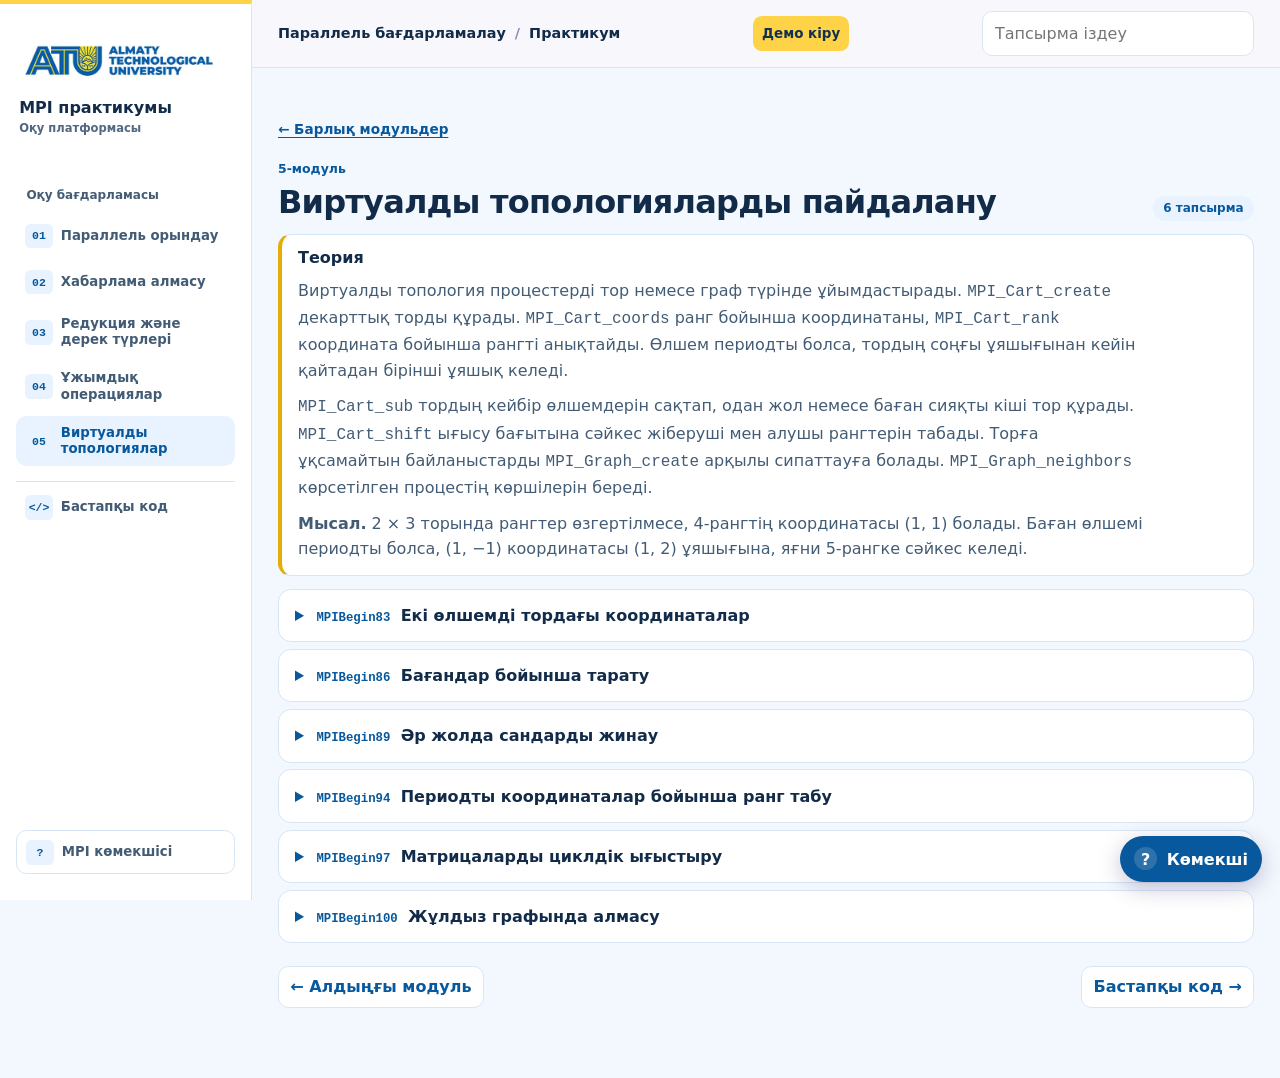
<file: module-5.html>
<!doctype html>
<html lang="kk">
<head>
<meta charset="utf-8">
<meta name="viewport" content="width=device-width, initial-scale=1">
<meta name="description" content="MPI практикумының 2-нұсқасы. MPIBegin жинағындағы 36 тапсырманың шешімі.">
<title>5-модуль · Виртуалды топологияларды пайдалану</title>
<link rel="stylesheet" href="styles.css">
</head>
<body>
<a class="skip" href="#course">Негізгі мазмұнға өту</a>
<div class="platform">
<aside class="sidebar">
  <a class="brand" href="index.html"><img class="atu-logo" src="atu-logo.jpg" alt="Алматы технологиялық университеті" width="500" height="300"><span>MPI практикумы<small>Оқу платформасы</small></span></a>
  <nav class="course-nav" aria-label="Оқу модульдері">
    <span class="nav-label">Оқу бағдарламасы</span>
    <a href="module-1.html"><span>01</span> Параллель орындау</a>
    <a href="module-2.html"><span>02</span> Хабарлама алмасу</a>
    <a href="module-3.html"><span>03</span> Редукция және дерек түрлері</a>
    <a href="module-4.html"><span>04</span> Ұжымдық операциялар</a>
    <a href="module-5.html"><span>05</span> Виртуалды топологиялар</a>
    <a class="nav-code" href="code.html"><span aria-hidden="true">&lt;/&gt;</span> Бастапқы код</a>
  </nav>
  <button class="sidebar-help" type="button" data-chat-open><span aria-hidden="true">?</span> MPI көмекшісі</button>
</aside>
<div class="workspace">
<header class="topbar"><div class="wrap topbar-inner"><a class="mobile-brand" href="index.html"><img class="atu-logo" src="atu-logo.jpg" alt="Алматы технологиялық университеті" width="500" height="300"></a>
  <a href="#course" class="top-title">Параллель бағдарламалау <span>/</span> Практикум</a>
  <a class="demo-entry" href="demo.html">Демо кіру</a><div class="search-box">
    <label class="sr-only" for="task-search">Тапсырма іздеу</label>
    <input id="task-search" type="search" placeholder="Тапсырма іздеу" autocomplete="off" aria-controls="search-results" aria-expanded="false">
    <div id="search-results" class="search-results" hidden></div>
  </div>
</div></header>
<main class="wrap" id="course">
<div class="page-heading"><a href="index.html">← Барлық модульдер</a></div><section class="module" id="module-5" aria-labelledby="title-5">
  <div class="module-head"><span class="module-no">5-модуль</span><h2 id="title-5">Виртуалды топологияларды пайдалану</h2><span class="count">6 тапсырма</span></div>
  <div class="theory" aria-labelledby="theory-5"><h3 id="theory-5">Теория</h3><p>Виртуалды топология процестерді тор немесе граф түрінде ұйымдастырады. <code>MPI_Cart_create</code> декарттық торды құрады. <code>MPI_Cart_coords</code> ранг бойынша координатаны, <code>MPI_Cart_rank</code> координата бойынша рангті анықтайды. Өлшем периодты болса, тордың соңғы ұяшығынан кейін қайтадан бірінші ұяшық келеді.</p><p><code>MPI_Cart_sub</code> тордың кейбір өлшемдерін сақтап, одан жол немесе баған сияқты кіші тор құрады. <code>MPI_Cart_shift</code> ығысу бағытына сәйкес жіберуші мен алушы рангтерін табады. Торға ұқсамайтын байланыстарды <code>MPI_Graph_create</code> арқылы сипаттауға болады. <code>MPI_Graph_neighbors</code> көрсетілген процестің көршілерін береді.</p><p><strong>Мысал.</strong> 2 × 3 торында рангтер өзгертілмесе, 4-рангтің координатасы (1, 1) болады. Баған өлшемі периодты болса, (1, −1) координатасы (1, 2) ұяшығына, яғни 5-рангке сәйкес келеді.</p></div>
  <details class="task" id="task-83"><summary><span class="task-id">MPIBegin83</span><span class="task-name">Екі өлшемді тордағы координаталар</span></summary>
      <div class="task-body">
        <h3>Тапсырма шарты</h3><p>0-рангте N &gt; 1 берілген, K саны N-ге қалдықсыз бөлінеді. N-ді барлық процеске таратыңыз. MPI_Cart_create арқылы рангтерді өзгертпей N × K/N торын құрыңыз. Әр процесс MPI_Cart_coords көмегімен өз координаталарын шығарады.</p>
        <h3>Шешімі</h3><p>MPI_Bcast параметрді таратады, одан кейін әр ранг тордағы жолы мен бағанын табады.</p>
        <form class="runner" data-task="83">
          <label for="input-83">Рангтер бойынша кіріс деректері</label>
          <textarea id="input-83" rows="4" spellcheck="false">2
—
—
—</textarea>
          <div class="actions"><button type="submit">Іске қосу</button><button type="reset">Мысалды қалпына келтіру</button></div>
          <label for="result-83">Нәтиже</label>
          <output id="result-83" for="input-83" aria-live="polite">0: 0 0
1: 0 1
2: 1 0
3: 1 1</output>
        </form>
        <a class="task-link" href="code.html#code-83">Бастапқы кодты көру</a>
      </div></details>
<details class="task" id="task-86"><summary><span class="task-id">MPIBegin86</span><span class="task-name">Бағандар бойынша тарату</span></summary>
      <div class="task-body">
        <h3>Тапсырма шарты</h3><p>K = 2N, N &gt; 1. 0 және 1 рангтерінде бір-бір нақты A саны бар. N × 2 тор құрып, MPI_Cart_sub арқылы оны екі бағанға бөліңіз. Әр бағанның бірінші процесі бір ұжымдық операциямен өз A мәнін бүкіл бағанға таратады. Барлық процесс алған санын шығарады.</p>
        <h3>Шешімі</h3><p>Бірінші өлшемді сақтап, әр баған ішінде MPI_Bcast орындаймыз.</p>
        <form class="runner" data-task="86">
          <label for="input-86">Рангтер бойынша кіріс деректері</label>
          <textarea id="input-86" rows="6" spellcheck="false">1.5
2.5
—
—
—
—</textarea>
          <div class="actions"><button type="submit">Іске қосу</button><button type="reset">Мысалды қалпына келтіру</button></div>
          <label for="result-86">Нәтиже</label>
          <output id="result-86" for="input-86" aria-live="polite">0: 1.5
1: 2.5
2: 1.5
3: 2.5
4: 1.5
5: 2.5</output>
        </form>
        <a class="task-link" href="code.html#code-86">Бастапқы кодты көру</a>
      </div></details>
<details class="task" id="task-89"><summary><span class="task-id">MPIBegin89</span><span class="task-name">Әр жолда сандарды жинау</span></summary>
      <div class="task-body">
        <h3>Тапсырма шарты</h3><p>K = 8 немесе K = 12. Әр процесте бір бүтін сан бар. Рангтерді өзгертпей 2 × 2 × K/4 торын құрыңыз. Екі матрицаның әрқайсысын екі жолға бөліңіз. Әр жолда бір ұжымдық операциямен сандарды бірінші процеске жинап, сол жерде шығарыңыз.</p>
        <h3>Шешімі</h3><p>MPI_Cart_sub үшінші өлшемді сақтайды. Әр жолдың жергілікті 0-рангі сандарды MPI_Gather арқылы жинайды.</p>
        <form class="runner" data-task="89">
          <label for="input-89">Рангтер бойынша кіріс деректері</label>
          <textarea id="input-89" rows="8" spellcheck="false">10
11
12
13
14
15
16
17</textarea>
          <div class="actions"><button type="submit">Іске қосу</button><button type="reset">Мысалды қалпына келтіру</button></div>
          <label for="result-89">Нәтиже</label>
          <output id="result-89" for="input-89" aria-live="polite">0: 10 11
2: 12 13
4: 14 15
6: 16 17</output>
        </form>
        <a class="task-link" href="code.html#code-89">Бастапқы кодты көру</a>
      </div></details>
<details class="task" id="task-94"><summary><span class="task-id">MPIBegin94</span><span class="task-name">Периодты координаталар бойынша ранг табу</span></summary>
      <div class="task-body">
        <h3>Тапсырма шарты</h3><p>0-рангте оң M және N берілген, M × N ≤ K. Алғашқы M × N процесте бүтін X және Y бар. M мен N-ді таратып, алғашқы M × N процесс үшін екінші өлшемі периодты M × N торын құрыңыз. Рангтерді өзгертпеңіз. Әр қатысушы MPI_Cart_rank арқылы (X, Y) координаталарының рангін, ал жарамсыз координата үшін −1 шығарады.</p>
        <h3>Шешімі</h3><p>Y координатасы период бойынша оралады. X тор шегінен шықса, нәтиже −1 болады.</p>
        <form class="runner" data-task="94">
          <label for="input-94">Рангтер бойынша кіріс деректері</label>
          <textarea id="input-94" rows="5" spellcheck="false">2 2 0 -1
1 4
2 0
1 -1
—</textarea>
          <div class="actions"><button type="submit">Іске қосу</button><button type="reset">Мысалды қалпына келтіру</button></div>
          <label for="result-94">Нәтиже</label>
          <output id="result-94" for="input-94" aria-live="polite">0: 1
1: 2
2: -1
3: 3</output>
        </form>
        <a class="task-link" href="code.html#code-94">Бастапқы кодты көру</a>
      </div></details>
<details class="task" id="task-97"><summary><span class="task-id">MPIBegin97</span><span class="task-name">Матрицаларды циклдік ығыстыру</span></summary>
      <div class="task-body">
        <h3>Тапсырма шарты</h3><p>K = 8 немесе K = 12. Әр процесте нақты сан бар. Рангтерді өзгертпей 2 × 2 × K/4 торын құрыңыз. Үшінші координата бойынша матрицаларды реттеңіз. Әр матрицаның мәндерін келесі матрицаның сәйкес процестеріне, ал соңғысын бірінші матрицаға жіберіңіз. MPI_Cart_shift және MPI_Sendrecv_replace қолданып, әр рангте алынған санды шығарыңыз.</p>
        <h3>Шешімі</h3><p>Үшінші өлшемді периодты етіп, сол өлшем бойымен +1 қадамға ығыстырамыз.</p>
        <form class="runner" data-task="97">
          <label for="input-97">Рангтер бойынша кіріс деректері</label>
          <textarea id="input-97" rows="8" spellcheck="false">0.5
1.5
2.5
3.5
4.5
5.5
6.5
7.5
8.5
9.5
10.5
11.5</textarea>
          <div class="actions"><button type="submit">Іске қосу</button><button type="reset">Мысалды қалпына келтіру</button></div>
          <label for="result-97">Нәтиже</label>
          <output id="result-97" for="input-97" aria-live="polite">0: 2.5
1: 0.5
2: 1.5
3: 5.5
4: 3.5
5: 4.5
6: 8.5
7: 6.5
8: 7.5
9: 11.5
10: 9.5
11: 10.5</output>
        </form>
        <a class="task-link" href="code.html#code-97">Бастапқы кодты көру</a>
      </div></details>
<details class="task" id="task-100"><summary><span class="task-id">MPIBegin100</span><span class="task-name">Жұлдыз графында алмасу</span></summary>
      <div class="task-body">
        <h3>Тапсырма шарты</h3><p>K = 3N + 1, мұнда 1 &lt; N &lt; 5. Әр процесте бүтін A саны бар. MPI_Graph_create арқылы (1, 2, 3), (4, 5, 6) және кейінгі үштіктердің ішінде барлық жұпты қырмен қосыңыз. 3, 6, … рангтерін 0-рангпен байланыстырыңыз. MPI_Graph_neighbors_count және MPI_Graph_neighbors арқылы көршілерді тауып, MPI_Sendrecv арқылы A санымен алмасыңыз. Әр процесс алған сандарын жіберушілер рангінің өсу ретімен шығарады.</p>
        <h3>Шешімі</h3><p>Әр сәуле үшбұрыш құрайды. Көршілердің рангтерін сұрыптап, әр көршімен бір сан алмасамыз.</p>
        <form class="runner" data-task="100">
          <label for="input-100">Рангтер бойынша кіріс деректері</label>
          <textarea id="input-100" rows="7" spellcheck="false">10
11
12
13
14
15
16</textarea>
          <div class="actions"><button type="submit">Іске қосу</button><button type="reset">Мысалды қалпына келтіру</button></div>
          <label for="result-100">Нәтиже</label>
          <output id="result-100" for="input-100" aria-live="polite">0: 13 16
1: 12 13
2: 11 13
3: 10 11 12
4: 15 16
5: 14 16
6: 10 14 15</output>
        </form>
        <a class="task-link" href="code.html#code-100">Бастапқы кодты көру</a>
      </div></details>
</section><nav class="module-pager" aria-label="Модульдер арасында өту"><a href="module-4.html">← Алдыңғы модуль</a><a href="code.html">Бастапқы код →</a></nav>
</main>
</div></div>
<button class="chat-launch" type="button" data-chat-open aria-controls="chat-dialog"><span aria-hidden="true">?</span> Көмекші</button>
<dialog id="chat-dialog" aria-labelledby="chat-title">
  <div class="chat-header"><div><h2 id="chat-title">MPI көмекшісі</h2><p>Практикум бойынша сұрақтар</p></div><button type="button" id="chat-close" aria-label="Чатты жабу">×</button></div>
  <div class="chat-log" id="chat-log" role="log" aria-live="polite"><p class="message bot">Сәлем! MPI туралы немесе тапсырманы қалай орындау керегі жайлы сұраңыз.</p></div>
  <div class="chat-prompts" aria-label="Дайын сұрақтар"><button type="button">MPI_Cart_create деген не?</button><button type="button">Периодты тор деген не?</button><button type="button">MPIBegin94</button></div>
  <form class="chat-form" id="chat-form"><label class="sr-only" for="chat-input">Сұрағыңыз</label><input id="chat-input" maxlength="200" required placeholder="Сұрағыңызды жазыңыз"><button type="submit">Жіберу</button></form>
</dialog>
<div id="feedback" role="status"></div>
<script src="app.js" defer></script>
</body>
</html>
</file>
<file: styles.css>
:root{--ink:#24213a;--muted:#605d78;--accent:#5b40b6;--paper:#f7f7fc;--edge:#e5e2f2;--soft:#f1edff}
*{box-sizing:border-box}
html{scroll-padding-top:6rem}
body{margin:0;color:var(--ink);background:var(--paper);font:16px/1.58 system-ui,sans-serif}
[hidden]{display:none!important}
a{color:var(--accent)}
button,input,textarea{font:inherit}
button{cursor:pointer}
:focus-visible{outline:3px solid #7355d4;outline-offset:3px}
.sr-only,.skip:not(:focus){position:absolute;width:1px;height:1px;padding:0;overflow:hidden;clip-path:inset(50%);white-space:nowrap}
.skip:focus{position:fixed;z-index:20;top:.6rem;left:.6rem;background:white;padding:.65rem}
.platform{display:grid;grid-template-columns:15.75rem minmax(0,1fr);min-height:100vh}
.sidebar{position:sticky;top:0;height:100dvh;overflow:auto;display:flex;flex-direction:column;align-self:start;background:#fff;border-right:1px solid var(--edge);padding:1.6rem 1rem}
.brand{display:flex;align-items:center;gap:.7rem;text-decoration:none;color:var(--ink);font-weight:800;line-height:1.3;padding:.15rem .25rem}
.brand-icon{display:grid;place-items:center;background:var(--accent);color:#fff;border-radius:.75rem;width:2.6rem;height:2.6rem;font:750 .75rem ui-monospace,monospace}
.brand small{display:block;color:var(--muted);font-size:.72rem;font-weight:550;margin-top:.15rem}
.course-nav{display:grid;gap:.25rem;margin-top:2rem}
.nav-label{padding:.2rem .65rem .4rem;color:var(--muted);font-size:.75rem;font-weight:750}
.course-nav a,.sidebar-help{display:flex;align-items:center;gap:.5rem;text-decoration:none;color:var(--muted);font-size:.83rem;font-weight:700;padding:.54rem .58rem;border-radius:.65rem;line-height:1.25}
.course-nav a span,.sidebar-help span{display:grid;place-items:center;min-width:1.72rem;height:1.55rem;border-radius:.33rem;background:var(--soft);color:var(--accent);font:700 .72rem ui-monospace,monospace}
.course-nav a:hover,.course-nav a[aria-current],.sidebar-help:hover{background:var(--soft);color:var(--accent)}
.course-nav .nav-code{margin-top:.65rem;border-top:1px solid var(--edge);border-radius:0;padding-top:.85rem}
.sidebar-help{margin-top:auto;text-align:left;background:white;border:1px solid var(--edge)}
.wrap{width:min(100% - 3.25rem,76rem);margin-inline:auto}
.topbar{position:sticky;top:0;z-index:3;background:#f7f7fcf5;border-bottom:1px solid var(--edge)}
.topbar-inner{display:flex;align-items:center;justify-content:space-between;gap:1rem;min-height:4.2rem}
.top-title{color:var(--ink);text-decoration:none;font-size:.9rem;font-weight:750}
.top-title span{color:#9386bb;margin-inline:.25rem}
.search-box{position:relative;width:min(17rem,42vw)}
.search-box input,.chat-form input{width:100%;min-width:0;border:1px solid var(--edge);border-radius:.62rem;background:#fff;color:var(--ink);padding:.55rem .75rem}
.search-results{position:absolute;z-index:4;right:0;top:calc(100% + .4rem);width:min(21rem,85vw);max-height:65vh;overflow:auto;background:#fff;border:1px solid var(--edge);border-radius:.75rem;box-shadow:0 12px 32px #31245822;padding:.38rem}
.search-results a,.search-results p{display:block;padding:.5rem .6rem;margin:0;border-radius:.42rem;font-size:.9rem}
.search-results a{text-decoration:none}
.search-results a:hover{background:var(--soft)}
main{padding:1.7rem 0 5rem}
.hero{position:relative;isolation:isolate;overflow:hidden;display:grid;grid-template-columns:1.45fr 1fr;min-height:19rem;align-items:center;background:radial-gradient(ellipse at 90% 78%,#403179,transparent 62%),#27204a;color:#fff;border-radius:1.25rem;padding:clamp(1.55rem,4vw,3.2rem)}
.hero-content{position:relative;z-index:1}
.eyebrow{font-size:.72rem;letter-spacing:.14em;font-weight:750;color:#cdc1ff;margin:0 0 1rem}
h1,h2,h3{line-height:1.18}
h1{font-size:clamp(2.1rem,5vw,4.35rem);letter-spacing:-.055em;margin:0}
.hero-description{color:#e6ddff;max-width:41ch;margin:1rem 0 1.35rem}
.hero-button{display:inline-flex;gap:.75rem;align-items:center;background:#e5d8ff;color:#302053;text-decoration:none;font-weight:800;border-radius:.62rem;padding:.6rem .9rem}
.hero-button:hover{background:#fff}
.topology{position:relative;width:min(100%,18rem);height:15rem;justify-self:center;background:radial-gradient(circle,#dfd5ff34 1px,transparent 1px) 0 0 / 16px 16px;border-radius:50%}
.node{position:absolute;z-index:1;display:grid;place-content:center;grid-auto-flow:column;align-items:baseline;width:3.35rem;height:3.35rem;border:1px solid #cbb7ff;border-radius:.9rem;background:#514183;color:white;font:700 1.2rem ui-monospace,monospace}
.node span{font-size:.74rem}.node-root{top:12%;left:calc(50% - 1.68rem);background:#dfceff;color:#34235e}.node-left{top:53%;left:6%}.node-right{top:53%;right:6%}.node-bottom{top:72%;left:calc(50% - 1.68rem)}
.network-arm{position:absolute;left:50%;top:25%;height:52%;width:2px;background:#b299f0;transform-origin:top}
.arm-left{transform:rotate(48deg)}.arm-right{transform:rotate(-48deg)}
.course-facts{display:grid;grid-template-columns:repeat(3,1fr);gap:.72rem;margin:.9rem 0 1.25rem}
.course-facts div{display:flex;gap:.65rem;align-items:center;padding:.7rem .85rem;border:1px solid var(--edge);border-radius:.8rem;background:white}
.course-facts strong{color:var(--accent);font-size:1.32rem;line-height:1}.course-facts span{font-weight:650;font-size:.85rem}
.guide,.task,.theory{border:1px solid var(--edge);background:white;border-radius:.8rem}
.guide,.theory{padding:.85rem 1rem}.guide summary,.theory h3{font-weight:800}.guide p,.theory p{max-width:83ch;color:var(--muted);margin:.65rem 0 0}
.module{margin-top:2.5rem}.module-head{display:grid;grid-template-columns:1fr auto;align-items:end;gap:.3rem .85rem;margin-bottom:.8rem}
.module-no{grid-column:1/-1;color:var(--accent);font-size:.78rem;font-weight:800}
h2{margin:0;font-size:clamp(1.35rem,3vw,2rem);letter-spacing:-.025em}.count{white-space:nowrap;color:var(--accent);background:var(--soft);border-radius:1rem;padding:.2rem .65rem;font-size:.75rem;font-weight:750}
h3{font-size:1rem;margin:1.15rem 0 .55rem}.theory{border-left:.25rem solid #9c83e4;margin-bottom:.8rem}.theory h3{margin:0}
summary{cursor:pointer}.task{margin-top:.42rem}.task summary{padding:.82rem 1rem;color:var(--accent)}.task summary:hover{background:#f7f4ff;border-radius:.78rem}
.task-id{font:700 .77rem ui-monospace,Consolas,monospace;margin-left:.28rem;color:#5338a6}.task-name{color:var(--ink);font-weight:700;margin-left:.65rem}
.task[open] summary{border-bottom:1px solid var(--edge)}
.task-body{padding:.95rem 1rem 1.15rem}.task-body>h3:first-child{margin-top:0}.task-body p{max-width:78ch;margin:.45rem 0}
.actions,.code-head{display:flex;flex-wrap:wrap;align-items:center;gap:.5rem}.code-head{justify-content:space-between;margin:1.1rem 0 .55rem}.code-head h3{margin:0}
.actions button,.chat-prompts button,.chat-form button{border:1px solid var(--edge);border-radius:.6rem;background:#fff;color:var(--accent);font-size:.84rem;font-weight:750;padding:.43rem .65rem}.actions button:hover,.chat-prompts button:hover{background:var(--soft)}
pre,.runner output{margin:0;background:#24203e;color:#f7f5ff;border-radius:.62rem;padding:.75rem .9rem;overflow:auto}
pre code,.runner textarea,.runner output{font:.9rem/1.55 ui-monospace,Consolas,monospace}.source{max-height:31rem}
.runner{display:grid;gap:.52rem;margin:1rem 0;padding:.9rem;border:1px solid var(--edge);border-radius:.74rem;background:#f8f6ff}
.runner label{font-weight:750}.runner textarea{width:100%;padding:.65rem;border:1px solid var(--edge);border-radius:.55rem;resize:vertical;color:var(--ink);background:white}
.runner button[type=submit],.chat-form button{color:#fff;background:var(--accent);border-color:var(--accent)}.runner button[type=submit]:hover,.chat-form button:hover{background:#493095}
.runner output{display:block;white-space:pre-wrap;overflow-wrap:anywhere}.runner output.error{background:#fce9e9;color:#811e35}
.task-link{font-weight:750;text-underline-offset:.19em}
#feedback{position:fixed;z-index:6;right:1rem;bottom:4.6rem;background:#27204a;color:#fff;padding:.5rem .8rem;border-radius:.55rem}#feedback:empty{display:none}
.chat-launch{position:fixed;right:1.1rem;bottom:1.1rem;z-index:5;border:0;border-radius:2rem;background:#5338a8;color:white;padding:.65rem .9rem;box-shadow:0 6px 22px #38256845;font-weight:750}.chat-launch span{display:inline-grid;place-items:center;width:1.45rem;height:1.45rem;background:#ffffff28;border-radius:50%;margin-right:.25rem}
#chat-dialog{width:min(27rem,calc(100% - 1.35rem));max-height:calc(100dvh - 1.35rem);margin:auto 1rem 1rem auto;padding:0;border:1px solid var(--edge);border-radius:1rem;box-shadow:0 15px 50px #24144855;color:var(--ink)}
#chat-dialog[open]{display:grid;grid-template-rows:auto minmax(5rem,1fr) auto auto}#chat-dialog::backdrop{background:#1d154657}
.chat-header{display:flex;justify-content:space-between;align-items:start;background:#302354;color:white;padding:.9rem 1rem}
.chat-header h2{font-size:1.12rem}.chat-header p{margin:.2rem 0 0;color:#e2d7ff;font-size:.79rem}.chat-header button{border:0;border-radius:.5rem;background:#ffffff24;color:white;width:2rem;height:2rem;line-height:1}
.chat-log{overflow:auto;max-height:42vh;min-height:8rem;display:flex;flex-direction:column;gap:.6rem;padding:.8rem;background:#faf9ff}
.message{padding:.57rem .65rem;margin:0;font-size:.88rem;max-width:91%;border-radius:.7rem;overflow-wrap:anywhere}
.message.bot{align-self:start;background:#eee9ff}.message.user{align-self:end;background:#583aaf;color:white}
.chat-prompts,.chat-form{display:flex;gap:.35rem;padding:.65rem .75rem}.chat-prompts{flex-wrap:wrap;padding-bottom:0}.chat-prompts button{font-size:.73rem}.chat-form input{font-size:.88rem}
@media(max-width:960px){
  html{scroll-padding-top:8.8rem}.platform{display:block}.sidebar{z-index:4;height:auto;display:block;overflow:visible;padding:.48rem .75rem}.brand{display:none}.course-nav{display:flex;overflow:auto;margin:0;gap:.23rem}.course-nav a{white-space:nowrap}.nav-label,.sidebar-help{display:none}.course-nav .nav-code{margin:0;border:0;border-radius:.65rem;padding:.54rem .58rem}.topbar{top:3.6rem}
}
@media(max-width:620px){
  .wrap{width:calc(100% - 1.35rem)}.topbar-inner{min-height:3.6rem}.top-title{font-size:.76rem}.top-title span{margin:0}.hero{display:block;min-height:0}.topology{position:absolute;z-index:-1;width:10rem;height:9rem;right:-2rem;bottom:-2rem;opacity:.44}.node{width:2rem;height:2rem;font-size:.85rem}.node-root,.node-bottom{left:calc(50% - 1rem)}.course-facts{gap:.35rem}.course-facts div{display:grid;gap:.25rem;padding:.52rem}.course-facts span{font-size:.67rem}.task-name{display:block;margin:.15rem 0 0}.count{display:none}.task-body{padding:.75rem}.chat-launch{bottom:.65rem;right:.65rem}
}
.page-heading{padding:1.3rem 0 .1rem}.page-heading a{font-size:.85rem;font-weight:750;text-underline-offset:.2rem}
.page-heading + .module{margin-top:1rem}
.module-grid{display:grid;grid-template-columns:repeat(auto-fit,minmax(min(100%,15rem),1fr));gap:.7rem;margin:.8rem 0 1.3rem}
.module-card{display:flex;flex-direction:column;gap:.32rem;min-height:8rem;padding:.9rem;background:#fff;border:1px solid var(--edge);border-radius:.8rem;text-decoration:none;color:var(--ink)}
.module-card:hover{border-color:#ad99ea;background:#fbf9ff}.module-card strong{line-height:1.25}
.module-card span,.module-card small{font-weight:700;color:var(--accent);font-size:.78rem}.module-card small{margin-top:auto}
.module-pager{display:flex;gap:.6rem;justify-content:space-between;flex-wrap:wrap;margin-top:1.4rem}.module-pager a{padding:.48rem .7rem;border:1px solid var(--edge);border-radius:.65rem;background:#fff;text-decoration:none;font-weight:700}
.code-index{display:flex;flex-wrap:wrap;gap:.45rem;margin:1rem 0}.code-index a{background:var(--soft);border-radius:.4rem;padding:.3rem .55rem;text-decoration:none;font-size:.85rem;font-weight:700}
.message{white-space:pre-wrap}
/* ATU түстері */
:root{--ink:#112b49;--muted:#435c75;--accent:#07589c;--paper:#f3f8fe;--edge:#d7e6f4;--soft:#e8f3ff;--yellow:#ffd348;--deep-blue:#062c59}
.sidebar{border-top:4px solid var(--yellow)}
.brand{display:grid;gap:.52rem;padding:.2rem .2rem .9rem}
.atu-logo{width:100%;max-width:12.5rem;height:3.55rem;object-fit:cover;object-position:center;display:block;background:#fff;border-radius:.45rem}
.brand small{color:#526882}
.mobile-brand{display:none}
.hero{background:radial-gradient(ellipse at 85% 63%,#0c66af,transparent 63%),var(--deep-blue);border-bottom:4px solid var(--yellow)}
.hero-description{color:#e0efff}.eyebrow{color:var(--yellow)}
.hero-button{color:#172e48;background:var(--yellow)}
.hero-button:hover{background:#ffe681}
.target-art{position:relative;justify-self:center;width:min(100%,17rem);aspect-ratio:1;display:grid;place-items:center;background:radial-gradient(circle,#d8ecff45 1px,transparent 1px) 0 0 / 17px 17px}
.target-disc{position:relative;width:73%;aspect-ratio:1;display:block;border-radius:50%;background:radial-gradient(circle,#ffcf43 0 12%,#fff3bb 12% 14%,#082e5b 14% 24%,#d9ebff 24% 25.5%,#135994 25.5% 37%,#cce7ff 37% 38.5%,#0b3d70 38.5% 49%,#e6f2ff 49% 50%);box-shadow:0 0 0 1px #a3d2ff42,0 0 0 13px #9bd2ff10}
.target-disc::after{content:"";position:absolute;inset:43.5%;border-radius:50%;border:1px solid #092c55;opacity:.6}
.theory{border-left-color:#e6ad09}.task summary:hover,.module-card:hover{background:#f1f8ff}.module-card:hover{border-color:#8fc0ef}.task-id{color:#07589c}
.runner{background:#f4f9ff}.runner button[type=submit]:hover,.chat-form button:hover{background:#064c87}
pre,.runner output,#feedback,.chat-header{background:var(--deep-blue)}
.chat-header p{color:#deedff}.chat-launch,.message.user{background:#07589c}.chat-log{background:#f5f9ff}.message.bot{background:#e8f3ff}
.video-section{margin:1.5rem 0 1.8rem}.video-section h2{margin:0 0 .65rem}
.video-slot{display:grid;place-content:center;justify-items:center;gap:.55rem;min-height:11rem;padding:1.1rem;border:1px solid #b9d4ed;border-radius:.9rem;background:#fff;text-align:center;color:var(--muted)}
.video-slot p{margin:0}.video-icon{display:grid;place-items:center;width:2.8rem;height:2.8rem;border-radius:50%;background:#fff1bc;color:var(--deep-blue);font-size:1.1rem}
.video-frame{display:block;width:100%;aspect-ratio:16/9;border:0;border-radius:.85rem;background:var(--deep-blue)}
@media(max-width:960px){.mobile-brand{display:block;flex:none}.mobile-brand .atu-logo{width:6rem;height:1.9rem}.top-title{margin-right:auto}.sidebar{border-top:0}}
@media(max-width:620px){.hero{min-height:15rem}.target-art{position:absolute;z-index:-1;width:12rem;right:-3rem;bottom:-2.3rem;opacity:.34}.top-title{display:none}.search-box{width:min(17rem,60vw)}}

.demo-entry{flex:none;text-decoration:none;font-size:.84rem;font-weight:800;color:#12304f;background:var(--yellow);border-radius:.55rem;padding:.45rem .58rem}.demo-page{max-width:58rem}.demo-page h1{margin:.75rem 0}.demo-page .theory{margin:1rem 0}.demo-heading{display:flex;align-items:center;justify-content:space-between;gap:.6rem}.demo-page .runner input{display:block;width:100%;margin-top:.3rem;padding:.45rem .6rem;border:1px solid var(--edge);border-radius:.5rem;background:#fff;color:var(--ink)}.demo-page #demo-status{color:var(--accent);font-weight:700}@media(max-width:620px){.topbar-inner{gap:.45rem}.search-box{min-width:0}.demo-entry{font-size:.73rem;padding:.36rem .42rem}.mobile-brand .atu-logo{width:4.7rem}}

.demo-page select{display:block;width:100%;margin-top:.35rem;padding:.5rem .6rem;color:var(--ink);background:#fff;border:1px solid var(--edge);border-radius:.5rem}
</file>
